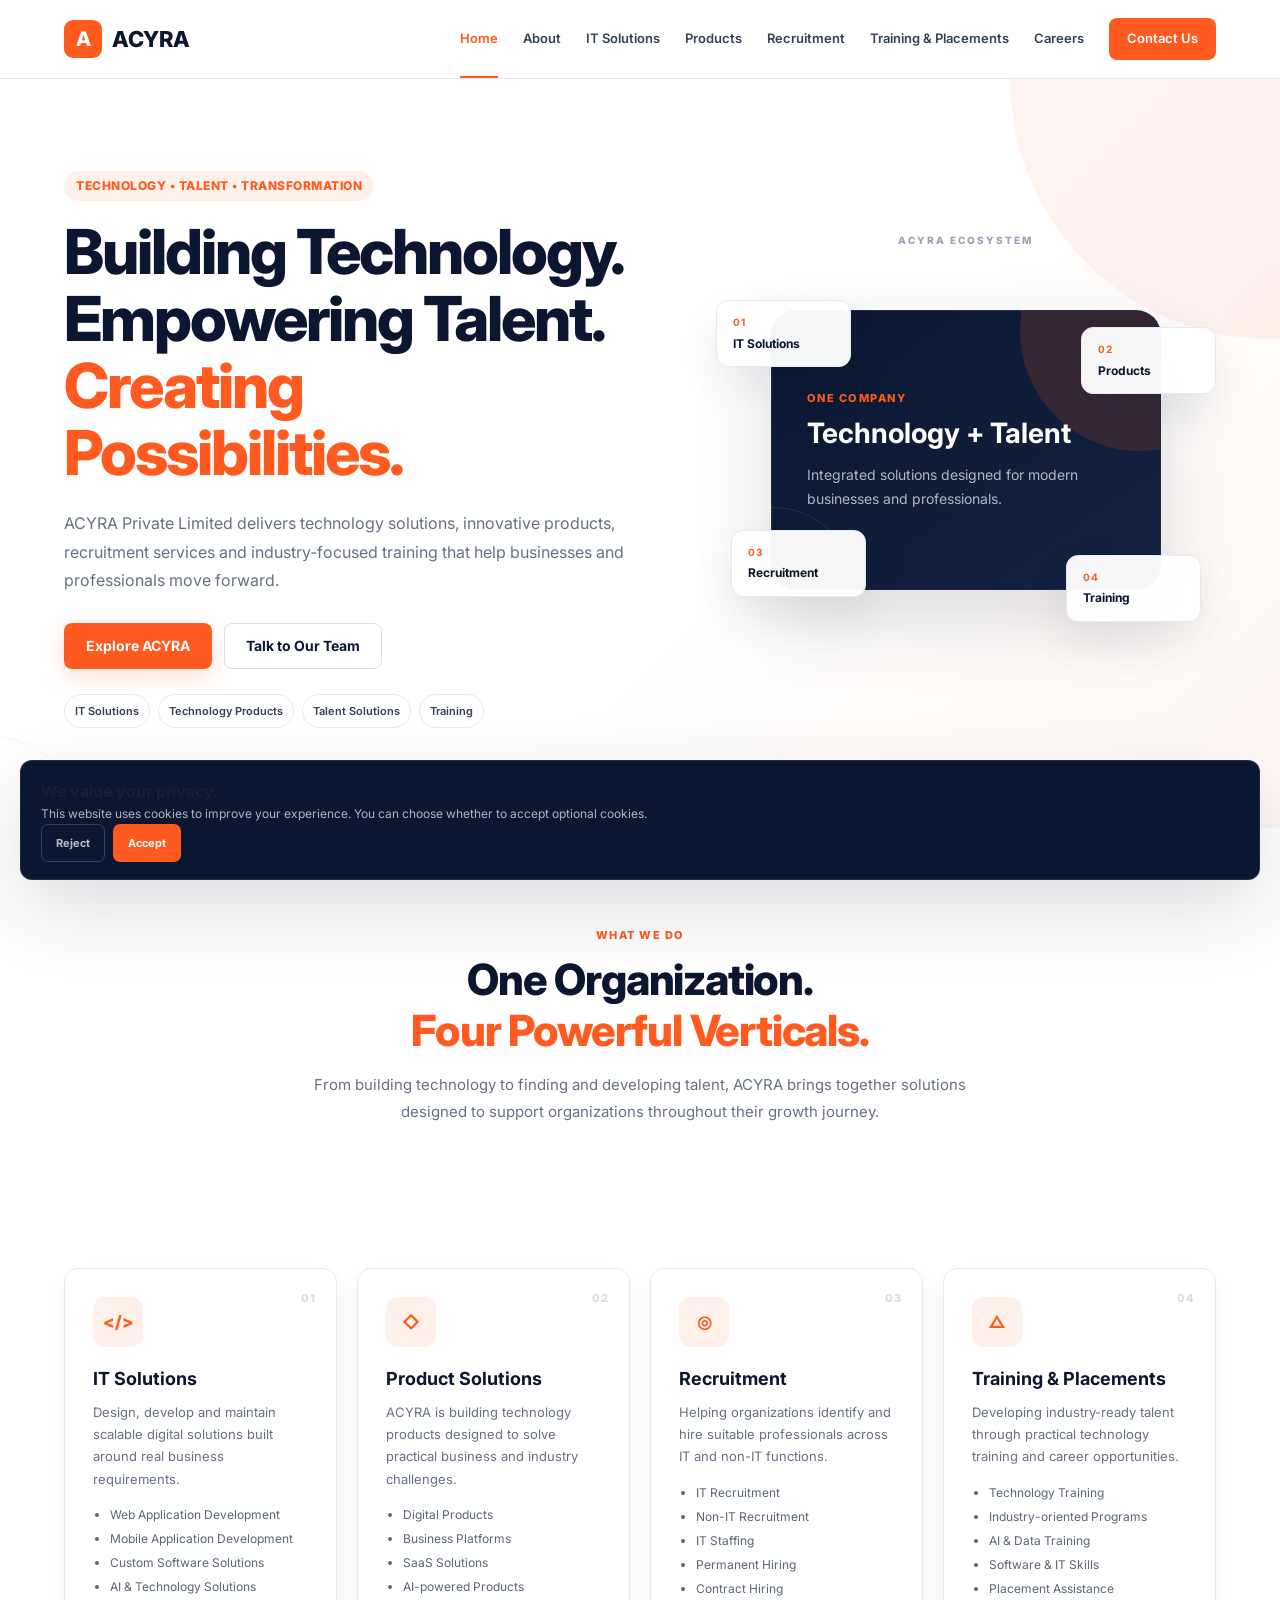
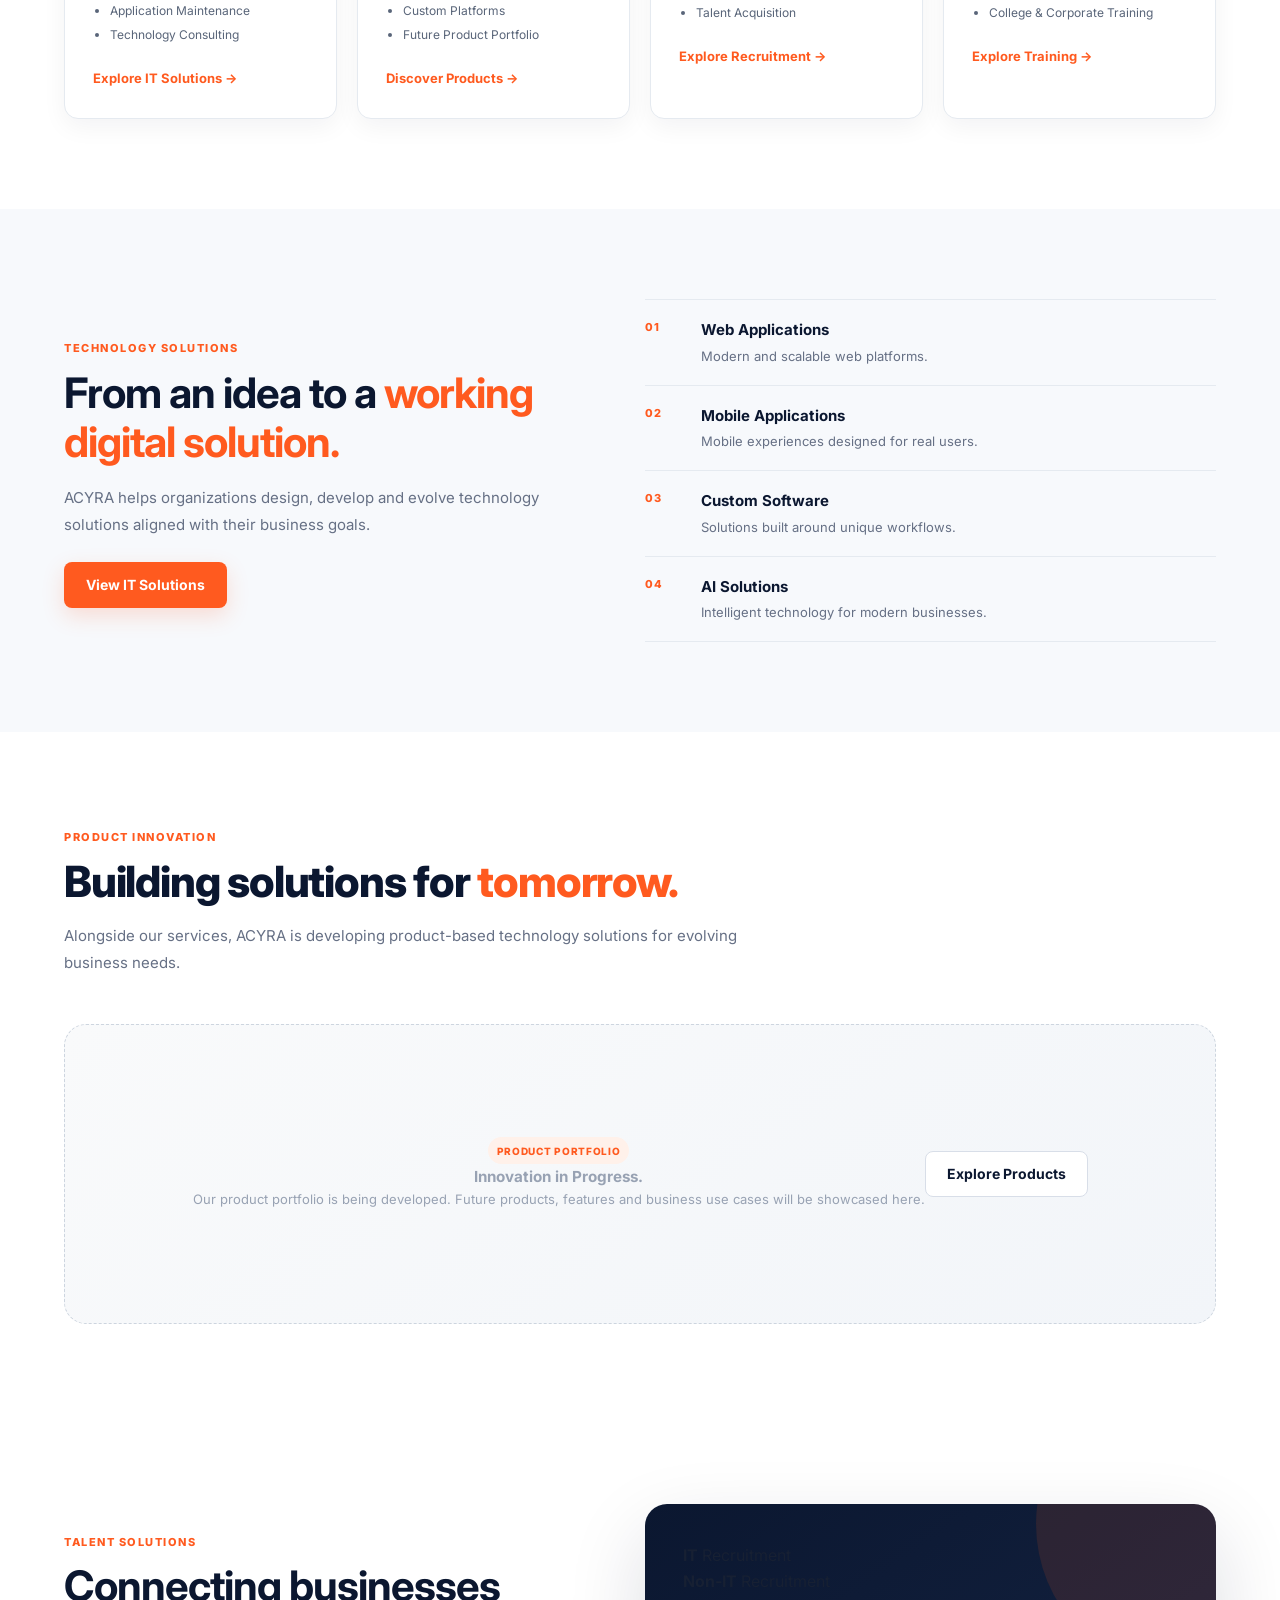
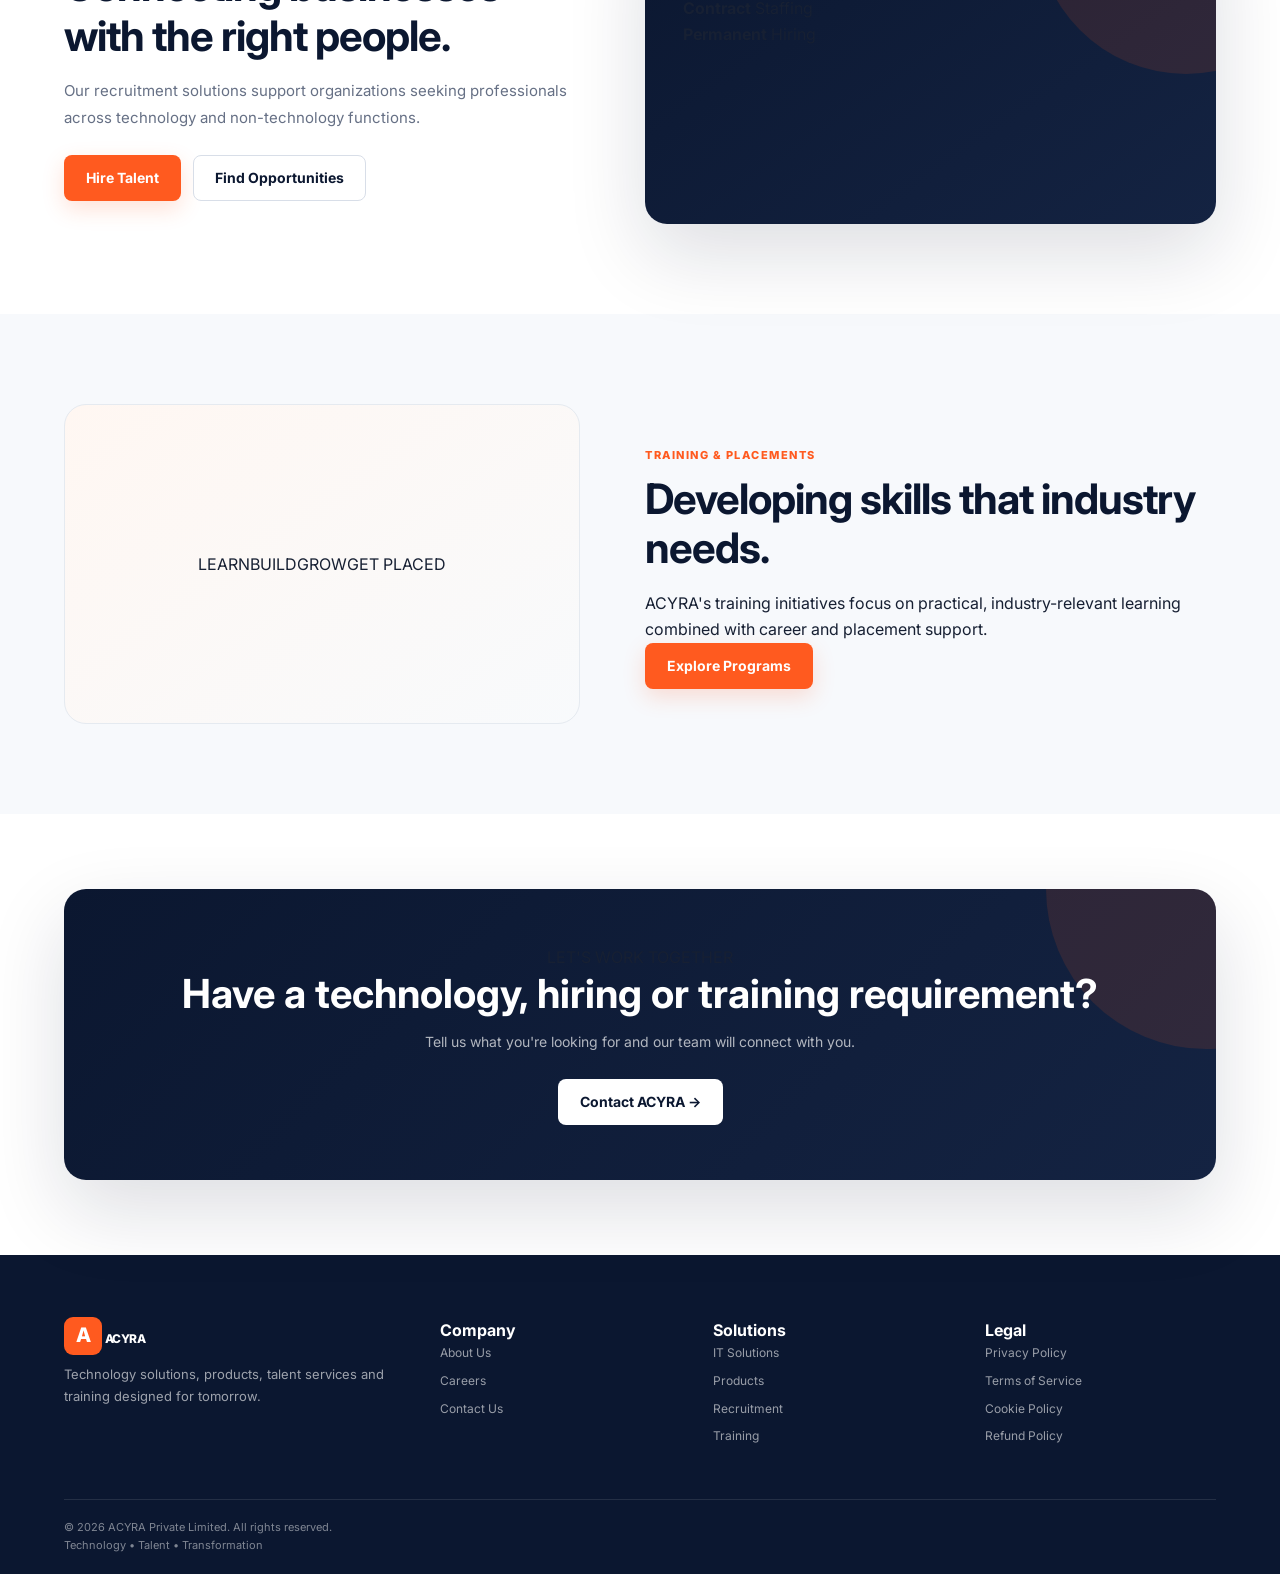
<file: index.html>
<!DOCTYPE html>
<html lang="en">
<head>
    <meta charset="UTF-8">
    <meta name="viewport" content="width=device-width, initial-scale=1.0">

    <title>ACYRA Private Limited | Technology & Talent Solutions</title>

    <meta name="description"
          content="ACYRA Private Limited provides IT solutions, technology products, recruitment services, training and placement solutions.">

    <link rel="stylesheet" href="css/style.css">
</head>

<body>

<header class="header">
    <div class="container nav-container">

        <a href="index.html" class="brand">
            <span class="brand-icon">A</span>
            <span>ACYRA</span>
        </a>

        <button class="menu-button" id="menuButton" aria-label="Open navigation">
            ☰
        </button>

        <nav class="navigation" id="navigation">
            <a class="active" href="index.html">Home</a>
            <a href="about.html">About</a>
            <a href="it-solutions.html">IT Solutions</a>
            <a href="products.html">Products</a>
            <a href="recruitment.html">Recruitment</a>
            <a href="training.html">Training & Placements</a>
            <a href="careers.html">Careers</a>

            <a href="contact.html" class="nav-cta">
                Contact Us
            </a>
        </nav>

    </div>
</header>


<main>

    <!-- HERO -->

    <section class="hero">
        <div class="container hero-grid">

            <div class="hero-content">

                <div class="eyebrow">
                    Technology • Talent • Transformation
                </div>

                <h1>
                    Building Technology.<br>
                    Empowering Talent.<br>
                    <span>Creating Possibilities.</span>
                </h1>

                <p>
                    ACYRA Private Limited delivers technology solutions,
                    innovative products, recruitment services and
                    industry-focused training that help businesses and
                    professionals move forward.
                </p>

                <div class="hero-buttons">
                    <a href="#solutions" class="button primary-button">
                        Explore ACYRA
                    </a>

                    <a href="contact.html" class="button secondary-button">
                        Talk to Our Team
                    </a>
                </div>

                <div class="hero-tags">
                    <span>IT Solutions</span>
                    <span>Technology Products</span>
                    <span>Talent Solutions</span>
                    <span>Training</span>
                </div>

            </div>


            <div class="hero-visual">

                <div class="visual-label">
                    ACYRA ECOSYSTEM
                </div>

                <div class="ecosystem-card main-card">
                    <small>ONE COMPANY</small>
                    <h3>Technology + Talent</h3>
                    <p>
                        Integrated solutions designed for modern
                        businesses and professionals.
                    </p>
                </div>

                <div class="floating-card card-one">
                    <span>01</span>
                    IT Solutions
                </div>

                <div class="floating-card card-two">
                    <span>02</span>
                    Products
                </div>

                <div class="floating-card card-three">
                    <span>03</span>
                    Recruitment
                </div>

                <div class="floating-card card-four">
                    <span>04</span>
                    Training
                </div>

            </div>

        </div>
    </section>


    <!-- INTRO -->

    <section class="intro-section">

        <div class="container section-heading">

            <span class="section-label">WHAT WE DO</span>

            <h2>
                One Organization.<br>
                <span>Four Powerful Verticals.</span>
            </h2>

            <p>
                From building technology to finding and developing talent,
                ACYRA brings together solutions designed to support
                organizations throughout their growth journey.
            </p>

        </div>

    </section>


    <!-- BUSINESS VERTICALS -->

    <section class="verticals" id="solutions">

        <div class="container cards-grid">

            <article class="service-card">

                <div class="service-number">01</div>

                <div class="service-icon">&lt;/&gt;</div>

                <h3>IT Solutions</h3>

                <p>
                    Design, develop and maintain scalable digital solutions
                    built around real business requirements.
                </p>

                <ul>
                    <li>Web Application Development</li>
                    <li>Mobile Application Development</li>
                    <li>Custom Software Solutions</li>
                    <li>AI & Technology Solutions</li>
                    <li>Application Maintenance</li>
                    <li>Technology Consulting</li>
                </ul>

                <a href="it-solutions.html" class="text-link">
                    Explore IT Solutions →
                </a>

            </article>


            <article class="service-card">

                <div class="service-number">02</div>

                <div class="service-icon">◇</div>

                <h3>Product Solutions</h3>

                <p>
                    ACYRA is building technology products designed to solve
                    practical business and industry challenges.
                </p>

                <ul>
                    <li>Digital Products</li>
                    <li>Business Platforms</li>
                    <li>SaaS Solutions</li>
                    <li>AI-powered Products</li>
                    <li>Custom Platforms</li>
                    <li>Future Product Portfolio</li>
                </ul>

                <a href="products.html" class="text-link">
                    Discover Products →
                </a>

            </article>


            <article class="service-card">

                <div class="service-number">03</div>

                <div class="service-icon">◎</div>

                <h3>Recruitment</h3>

                <p>
                    Helping organizations identify and hire suitable
                    professionals across IT and non-IT functions.
                </p>

                <ul>
                    <li>IT Recruitment</li>
                    <li>Non-IT Recruitment</li>
                    <li>IT Staffing</li>
                    <li>Permanent Hiring</li>
                    <li>Contract Hiring</li>
                    <li>Talent Acquisition</li>
                </ul>

                <a href="recruitment.html" class="text-link">
                    Explore Recruitment →
                </a>

            </article>


            <article class="service-card">

                <div class="service-number">04</div>

                <div class="service-icon">△</div>

                <h3>Training & Placements</h3>

                <p>
                    Developing industry-ready talent through practical
                    technology training and career opportunities.
                </p>

                <ul>
                    <li>Technology Training</li>
                    <li>Industry-oriented Programs</li>
                    <li>AI & Data Training</li>
                    <li>Software & IT Skills</li>
                    <li>Placement Assistance</li>
                    <li>College & Corporate Training</li>
                </ul>

                <a href="training.html" class="text-link">
                    Explore Training →
                </a>

            </article>

        </div>

    </section>


    <!-- IT SOLUTIONS FEATURE -->

    <section class="feature-section">

        <div class="container feature-grid">

            <div>

                <span class="section-label">TECHNOLOGY SOLUTIONS</span>

                <h2>
                    From an idea to a
                    <span>working digital solution.</span>
                </h2>

                <p>
                    ACYRA helps organizations design, develop and evolve
                    technology solutions aligned with their business goals.
                </p>

                <a href="it-solutions.html" class="button primary-button">
                    View IT Solutions
                </a>

            </div>


            <div class="feature-list">

                <div>
                    <span>01</span>
                    <h4>Web Applications</h4>
                    <p>Modern and scalable web platforms.</p>
                </div>

                <div>
                    <span>02</span>
                    <h4>Mobile Applications</h4>
                    <p>Mobile experiences designed for real users.</p>
                </div>

                <div>
                    <span>03</span>
                    <h4>Custom Software</h4>
                    <p>Solutions built around unique workflows.</p>
                </div>

                <div>
                    <span>04</span>
                    <h4>AI Solutions</h4>
                    <p>Intelligent technology for modern businesses.</p>
                </div>

            </div>

        </div>

    </section>


    <!-- PRODUCTS -->

    <section class="products-preview">

        <div class="container">

            <div class="section-heading left-heading">

                <span class="section-label">PRODUCT INNOVATION</span>

                <h2>
                    Building solutions for
                    <span>tomorrow.</span>
                </h2>

                <p>
                    Alongside our services, ACYRA is developing
                    product-based technology solutions for evolving
                    business needs.
                </p>

            </div>

            <div class="product-placeholder">

                <div>
                    <span class="coming-soon">PRODUCT PORTFOLIO</span>

                    <h3>Innovation in Progress.</h3>

                    <p>
                        Our product portfolio is being developed.
                        Future products, features and business use cases
                        will be showcased here.
                    </p>
                </div>

                <a href="products.html" class="button secondary-button">
                    Explore Products
                </a>

            </div>

        </div>

    </section>


    <!-- TALENT -->

    <section class="talent-section">

        <div class="container feature-grid">

            <div>

                <span class="section-label">TALENT SOLUTIONS</span>

                <h2>
                    Connecting businesses with
                    <span>the right people.</span>
                </h2>

                <p>
                    Our recruitment solutions support organizations
                    seeking professionals across technology and
                    non-technology functions.
                </p>

                <div class="button-row">
                    <a href="recruitment.html" class="button primary-button">
                        Hire Talent
                    </a>

                    <a href="careers.html" class="button secondary-button">
                        Find Opportunities
                    </a>
                </div>

            </div>


            <div class="talent-panel">

                <div>
                    <strong>IT</strong>
                    <span>Recruitment</span>
                </div>

                <div>
                    <strong>Non-IT</strong>
                    <span>Recruitment</span>
                </div>

                <div>
                    <strong>Contract</strong>
                    <span>Staffing</span>
                </div>

                <div>
                    <strong>Permanent</strong>
                    <span>Hiring</span>
                </div>

            </div>

        </div>

    </section>


    <!-- TRAINING -->

    <section class="training-section">

        <div class="container feature-grid">

            <div class="training-visual">

                <span>LEARN</span>
                <span>BUILD</span>
                <span>GROW</span>
                <span>GET PLACED</span>

            </div>

            <div>

                <span class="section-label">TRAINING & PLACEMENTS</span>

                <h2>
                    Developing skills that
                    <span>industry needs.</span>
                </h2>

                <p>
                    ACYRA's training initiatives focus on practical,
                    industry-relevant learning combined with career and
                    placement support.
                </p>

                <a href="training.html" class="button primary-button">
                    Explore Programs
                </a>

            </div>

        </div>

    </section>


    <!-- CTA -->

    <section class="cta-section">

        <div class="container cta-box">

            <div>
                <span>LET'S WORK TOGETHER</span>

                <h2>
                    Have a technology, hiring or
                    training requirement?
                </h2>

                <p>
                    Tell us what you're looking for and our team will
                    connect with you.
                </p>
            </div>

            <a href="contact.html" class="button light-button">
                Contact ACYRA →
            </a>

        </div>

    </section>

</main>


<footer class="footer">

    <div class="container footer-grid">

        <div class="footer-brand">

            <a href="index.html" class="brand footer-logo">
                <span class="brand-icon">A</span>
                <span>ACYRA</span>
            </a>

            <p>
                Technology solutions, products, talent services and
                training designed for tomorrow.
            </p>

        </div>


        <div>
            <h4>Company</h4>
            <a href="about.html">About Us</a>
            <a href="careers.html">Careers</a>
            <a href="contact.html">Contact Us</a>
        </div>


        <div>
            <h4>Solutions</h4>
            <a href="it-solutions.html">IT Solutions</a>
            <a href="products.html">Products</a>
            <a href="recruitment.html">Recruitment</a>
            <a href="training.html">Training</a>
        </div>


        <div>
            <h4>Legal</h4>
            <a href="privacy.html">Privacy Policy</a>
            <a href="terms.html">Terms of Service</a>
            <a href="#">Cookie Policy</a>
            <a href="#">Refund Policy</a>
        </div>

    </div>

    <div class="container footer-bottom">

        <p>© 2026 ACYRA Private Limited. All rights reserved.</p>

        <p>Technology • Talent • Transformation</p>

    </div>

</footer>


<!-- COOKIE BANNER -->

<div class="cookie-banner" id="cookieBanner">

    <div>
        <strong>We value your privacy.</strong>

        <p>
            This website uses cookies to improve your experience.
            You can choose whether to accept optional cookies.
        </p>
    </div>

    <div class="cookie-actions">
        <button id="rejectCookies" class="cookie-secondary">
            Reject
        </button>

        <button id="acceptCookies" class="cookie-primary">
            Accept
        </button>
    </div>

</div>


<script src="js/script.js"></script>

</body>
</html>
</file>
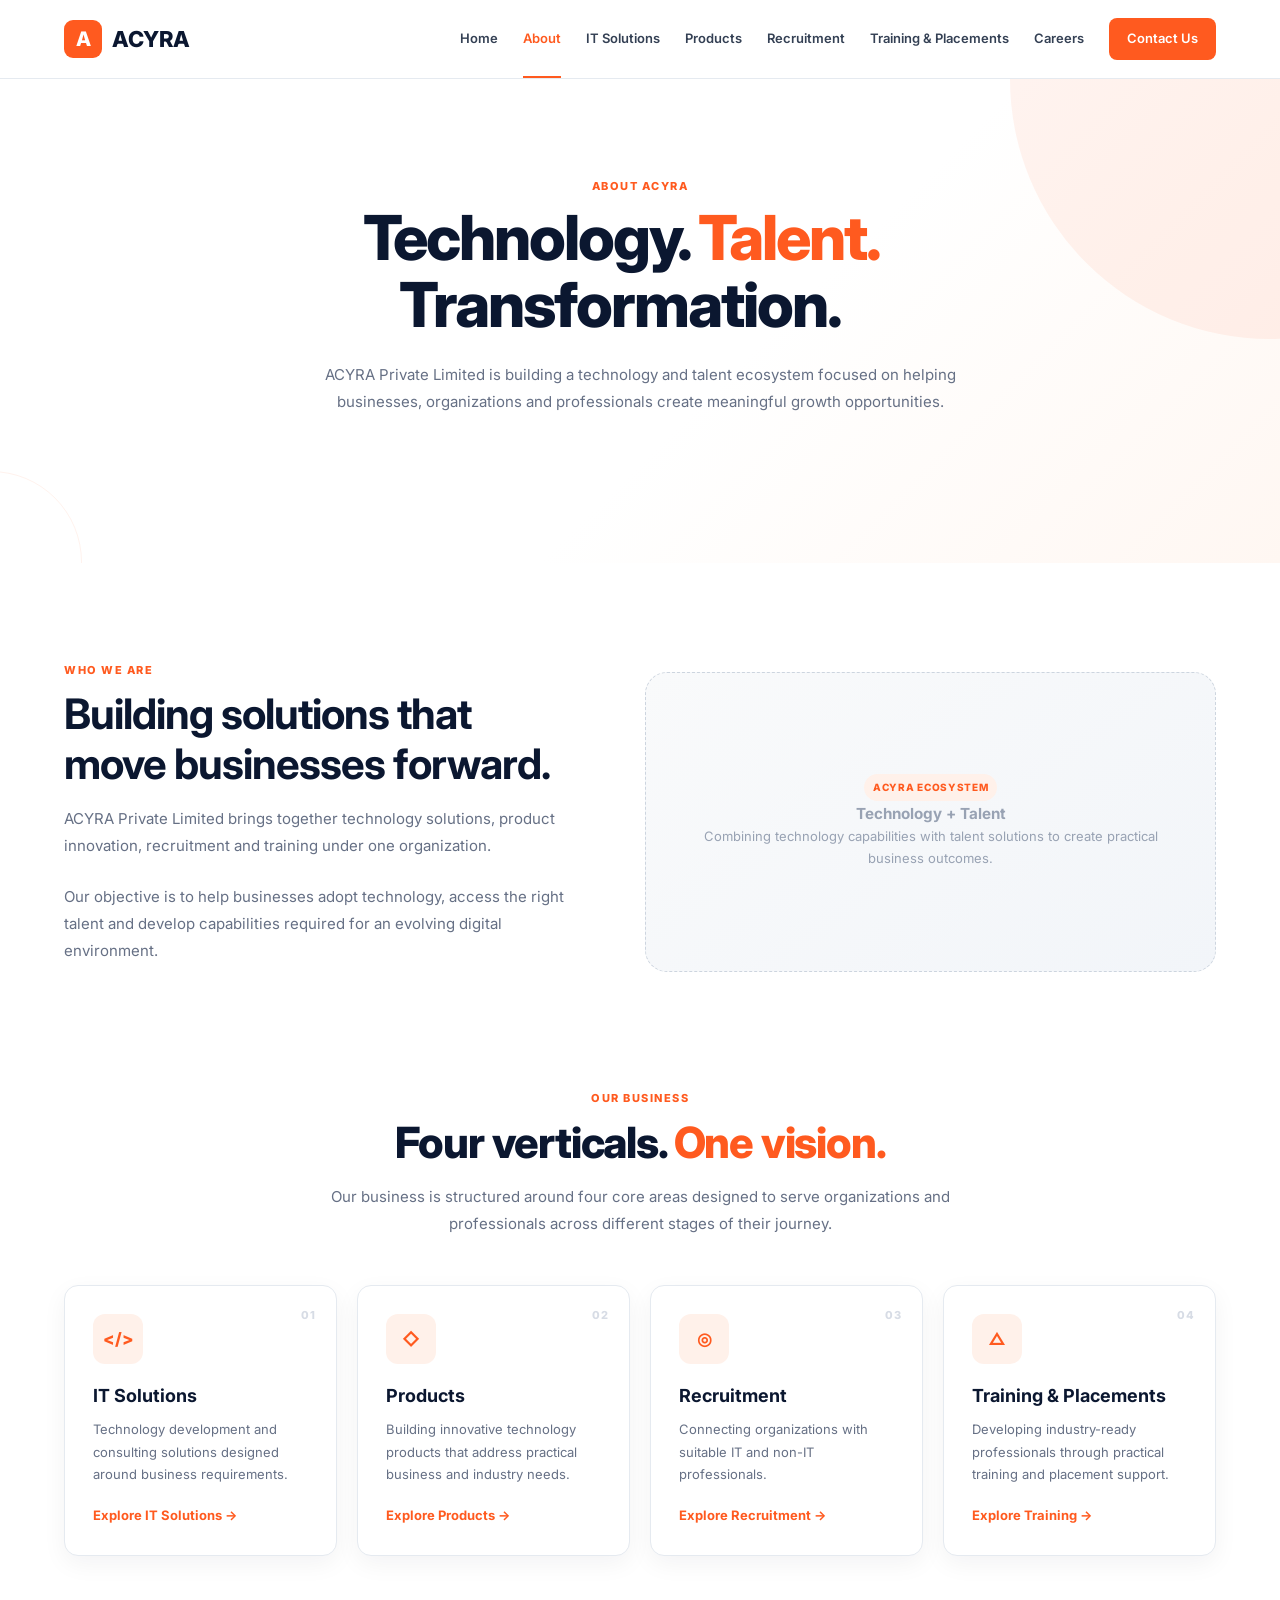
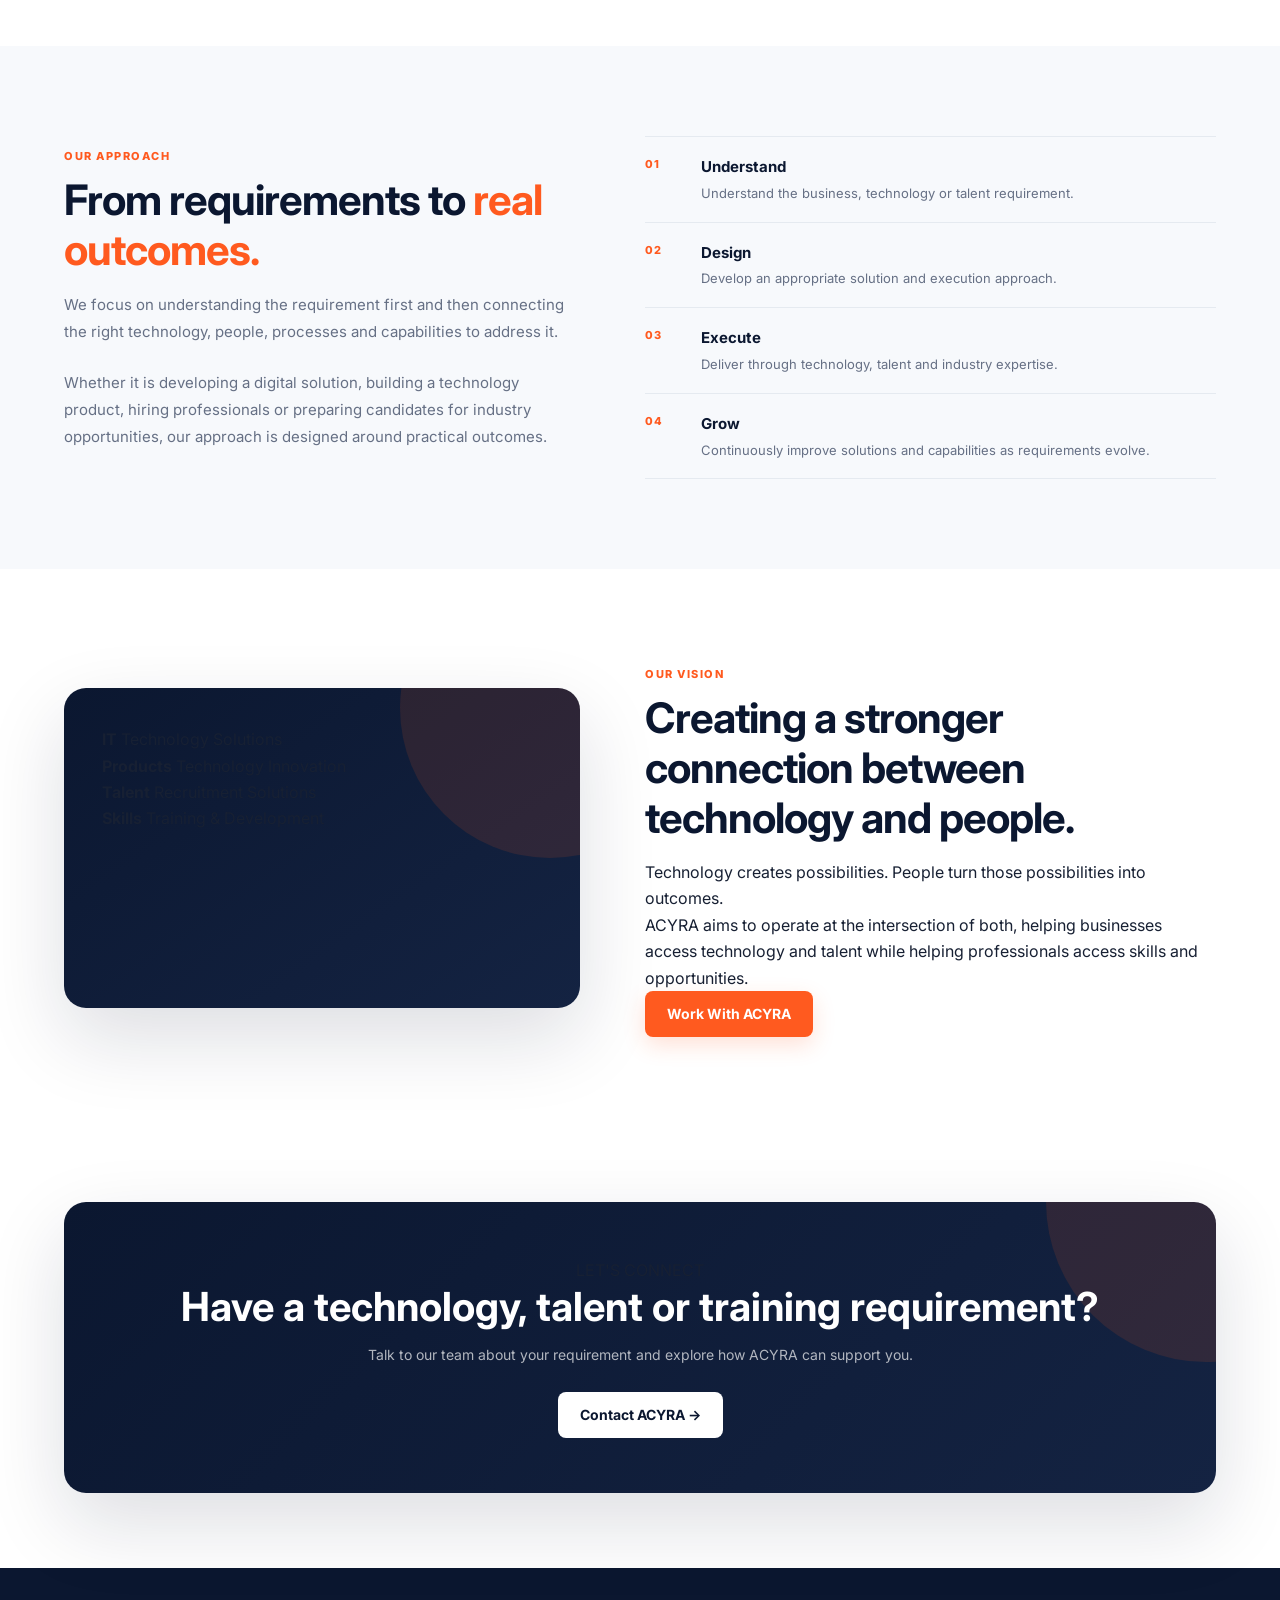
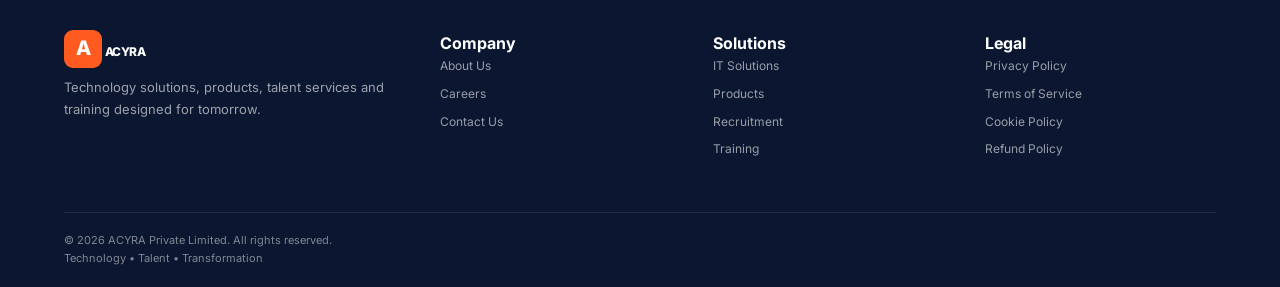
<file: about.html>
<!DOCTYPE html>
<html lang="en">
<head>
    <meta charset="UTF-8">
    <meta name="viewport" content="width=device-width, initial-scale=1.0">

    <title>About Us | ACYRA Private Limited</title>

    <meta name="description"
          content="Learn about ACYRA Private Limited, a technology and talent solutions company delivering IT solutions, products, recruitment and training services.">

    <link rel="stylesheet" href="css/style.css">
</head>

<body>

<!-- ================= HEADER ================= -->

<header class="header">

    <div class="container nav-container">

        <a href="index.html" class="brand">
            <span class="brand-icon">A</span>
            <span>ACYRA</span>
        </a>

        <button
            class="menu-button"
            id="menuButton"
            aria-label="Open navigation"
            aria-expanded="false">
            ☰
        </button>

        <nav class="navigation" id="navigation">

            <a href="index.html">Home</a>

            <a href="about.html" class="active">
                About
            </a>

            <a href="it-solutions.html">
                IT Solutions
            </a>

            <a href="products.html">
                Products
            </a>

            <a href="recruitment.html">
                Recruitment
            </a>

            <a href="training.html">
                Training & Placements
            </a>

            <a href="careers.html">
                Careers
            </a>

            <a href="contact.html" class="nav-cta">
                Contact Us
            </a>

        </nav>

    </div>

</header>


<!-- ================= MAIN ================= -->

<main>


    <!-- PAGE HERO -->

    <section class="hero">

        <div class="container">

            <div class="section-heading">

                <span class="section-label">
                    ABOUT ACYRA
                </span>

                <h1>
                    Technology.
                    <span>Talent.</span>
                    Transformation.
                </h1>

                <p>
                    ACYRA Private Limited is building a technology and
                    talent ecosystem focused on helping businesses,
                    organizations and professionals create meaningful
                    growth opportunities.
                </p>

            </div>

        </div>

    </section>


    <!-- COMPANY INTRODUCTION -->

    <section class="intro-section">

        <div class="container feature-grid">

            <div>

                <span class="section-label">
                    WHO WE ARE
                </span>

                <h2>
                    Building solutions that
                    <span>move businesses forward.</span>
                </h2>

                <p>
                    ACYRA Private Limited brings together technology
                    solutions, product innovation, recruitment and
                    training under one organization.
                </p>

                <p>
                    Our objective is to help businesses adopt technology,
                    access the right talent and develop capabilities
                    required for an evolving digital environment.
                </p>

            </div>


            <div class="product-placeholder">

                <div>

                    <span class="coming-soon">
                        ACYRA ECOSYSTEM
                    </span>

                    <h3>
                        Technology + Talent
                    </h3>

                    <p>
                        Combining technology capabilities with talent
                        solutions to create practical business outcomes.
                    </p>

                </div>

            </div>

        </div>

    </section>


    <!-- OUR FOUR VERTICALS -->

    <section class="verticals">

        <div class="container">

            <div class="section-heading">

                <span class="section-label">
                    OUR BUSINESS
                </span>

                <h2>
                    Four verticals.
                    <span>One vision.</span>
                </h2>

                <p>
                    Our business is structured around four core areas
                    designed to serve organizations and professionals
                    across different stages of their journey.
                </p>

            </div>


            <div class="cards-grid">


                <!-- IT -->

                <article class="service-card">

                    <div class="service-number">
                        01
                    </div>

                    <div class="service-icon">
                        &lt;/&gt;
                    </div>

                    <h3>
                        IT Solutions
                    </h3>

                    <p>
                        Technology development and consulting solutions
                        designed around business requirements.
                    </p>

                    <a
                        href="it-solutions.html"
                        class="text-link">
                        Explore IT Solutions →
                    </a>

                </article>


                <!-- PRODUCTS -->

                <article class="service-card">

                    <div class="service-number">
                        02
                    </div>

                    <div class="service-icon">
                        ◇
                    </div>

                    <h3>
                        Products
                    </h3>

                    <p>
                        Building innovative technology products that
                        address practical business and industry needs.
                    </p>

                    <a
                        href="products.html"
                        class="text-link">
                        Explore Products →
                    </a>

                </article>


                <!-- RECRUITMENT -->

                <article class="service-card">

                    <div class="service-number">
                        03
                    </div>

                    <div class="service-icon">
                        ◎
                    </div>

                    <h3>
                        Recruitment
                    </h3>

                    <p>
                        Connecting organizations with suitable IT and
                        non-IT professionals.
                    </p>

                    <a
                        href="recruitment.html"
                        class="text-link">
                        Explore Recruitment →
                    </a>

                </article>


                <!-- TRAINING -->

                <article class="service-card">

                    <div class="service-number">
                        04
                    </div>

                    <div class="service-icon">
                        △
                    </div>

                    <h3>
                        Training & Placements
                    </h3>

                    <p>
                        Developing industry-ready professionals through
                        practical training and placement support.
                    </p>

                    <a
                        href="training.html"
                        class="text-link">
                        Explore Training →
                    </a>

                </article>

            </div>

        </div>

    </section>


    <!-- OUR APPROACH -->

    <section class="feature-section">

        <div class="container feature-grid">


            <div>

                <span class="section-label">
                    OUR APPROACH
                </span>

                <h2>
                    From requirements to
                    <span>real outcomes.</span>
                </h2>

                <p>
                    We focus on understanding the requirement first and
                    then connecting the right technology, people,
                    processes and capabilities to address it.
                </p>

                <p>
                    Whether it is developing a digital solution,
                    building a technology product, hiring professionals
                    or preparing candidates for industry opportunities,
                    our approach is designed around practical outcomes.
                </p>

            </div>


            <div class="feature-list">


                <div>

                    <span>
                        01
                    </span>

                    <h4>
                        Understand
                    </h4>

                    <p>
                        Understand the business, technology or talent
                        requirement.
                    </p>

                </div>


                <div>

                    <span>
                        02
                    </span>

                    <h4>
                        Design
                    </h4>

                    <p>
                        Develop an appropriate solution and execution
                        approach.
                    </p>

                </div>


                <div>

                    <span>
                        03
                    </span>

                    <h4>
                        Execute
                    </h4>

                    <p>
                        Deliver through technology, talent and
                        industry expertise.
                    </p>

                </div>


                <div>

                    <span>
                        04
                    </span>

                    <h4>
                        Grow
                    </h4>

                    <p>
                        Continuously improve solutions and capabilities
                        as requirements evolve.
                    </p>

                </div>


            </div>

        </div>

    </section>


    <!-- TECHNOLOGY + TALENT -->

    <section class="talent-section">

        <div class="container feature-grid">


            <div class="talent-panel">

                <div>

                    <strong>
                        IT
                    </strong>

                    <span>
                        Technology Solutions
                    </span>

                </div>


                <div>

                    <strong>
                        Products
                    </strong>

                    <span>
                        Technology Innovation
                    </span>

                </div>


                <div>

                    <strong>
                        Talent
                    </strong>

                    <span>
                        Recruitment Solutions
                    </span>

                </div>


                <div>

                    <strong>
                        Skills
                    </strong>

                    <span>
                        Training & Development
                    </span>

                </div>

            </div>


            <div>

                <span class="section-label">
                    OUR VISION
                </span>

                <h2>
                    Creating a stronger connection between
                    <span>technology and people.</span>
                </h2>

                <p>
                    Technology creates possibilities. People turn those
                    possibilities into outcomes.
                </p>

                <p>
                    ACYRA aims to operate at the intersection of both,
                    helping businesses access technology and talent while
                    helping professionals access skills and opportunities.
                </p>

                <a
                    href="contact.html"
                    class="button primary-button">
                    Work With ACYRA
                </a>

            </div>

        </div>

    </section>


    <!-- CTA -->

    <section class="cta-section">

        <div class="container cta-box">

            <div>

                <span>
                    LET'S CONNECT
                </span>

                <h2>
                    Have a technology, talent or
                    training requirement?
                </h2>

                <p>
                    Talk to our team about your requirement and explore
                    how ACYRA can support you.
                </p>

            </div>


            <a
                href="contact.html"
                class="button light-button">
                Contact ACYRA →
            </a>

        </div>

    </section>

</main>


<!-- ================= FOOTER ================= -->

<footer class="footer">

    <div class="container footer-grid">


        <div class="footer-brand">

            <a
                href="index.html"
                class="brand footer-logo">

                <span class="brand-icon">
                    A
                </span>

                <span>
                    ACYRA
                </span>

            </a>

            <p>
                Technology solutions, products, talent services and
                training designed for tomorrow.
            </p>

        </div>


        <div>

            <h4>
                Company
            </h4>

            <a href="about.html">
                About Us
            </a>

            <a href="careers.html">
                Careers
            </a>

            <a href="contact.html">
                Contact Us
            </a>

        </div>


        <div>

            <h4>
                Solutions
            </h4>

            <a href="it-solutions.html">
                IT Solutions
            </a>

            <a href="products.html">
                Products
            </a>

            <a href="recruitment.html">
                Recruitment
            </a>

            <a href="training.html">
                Training
            </a>

        </div>


        <div>

            <h4>
                Legal
            </h4>

            <a href="privacy.html">
                Privacy Policy
            </a>

            <a href="terms.html">
                Terms of Service
            </a>

            <a href="#">
                Cookie Policy
            </a>

            <a href="#">
                Refund Policy
            </a>

        </div>

    </div>


    <div class="container footer-bottom">

        <p>
            © 2026 ACYRA Private Limited. All rights reserved.
        </p>

        <p>
            Technology • Talent • Transformation
        </p>

    </div>

</footer>


<script src="js/script.js"></script>

</body>
</html>
</file>
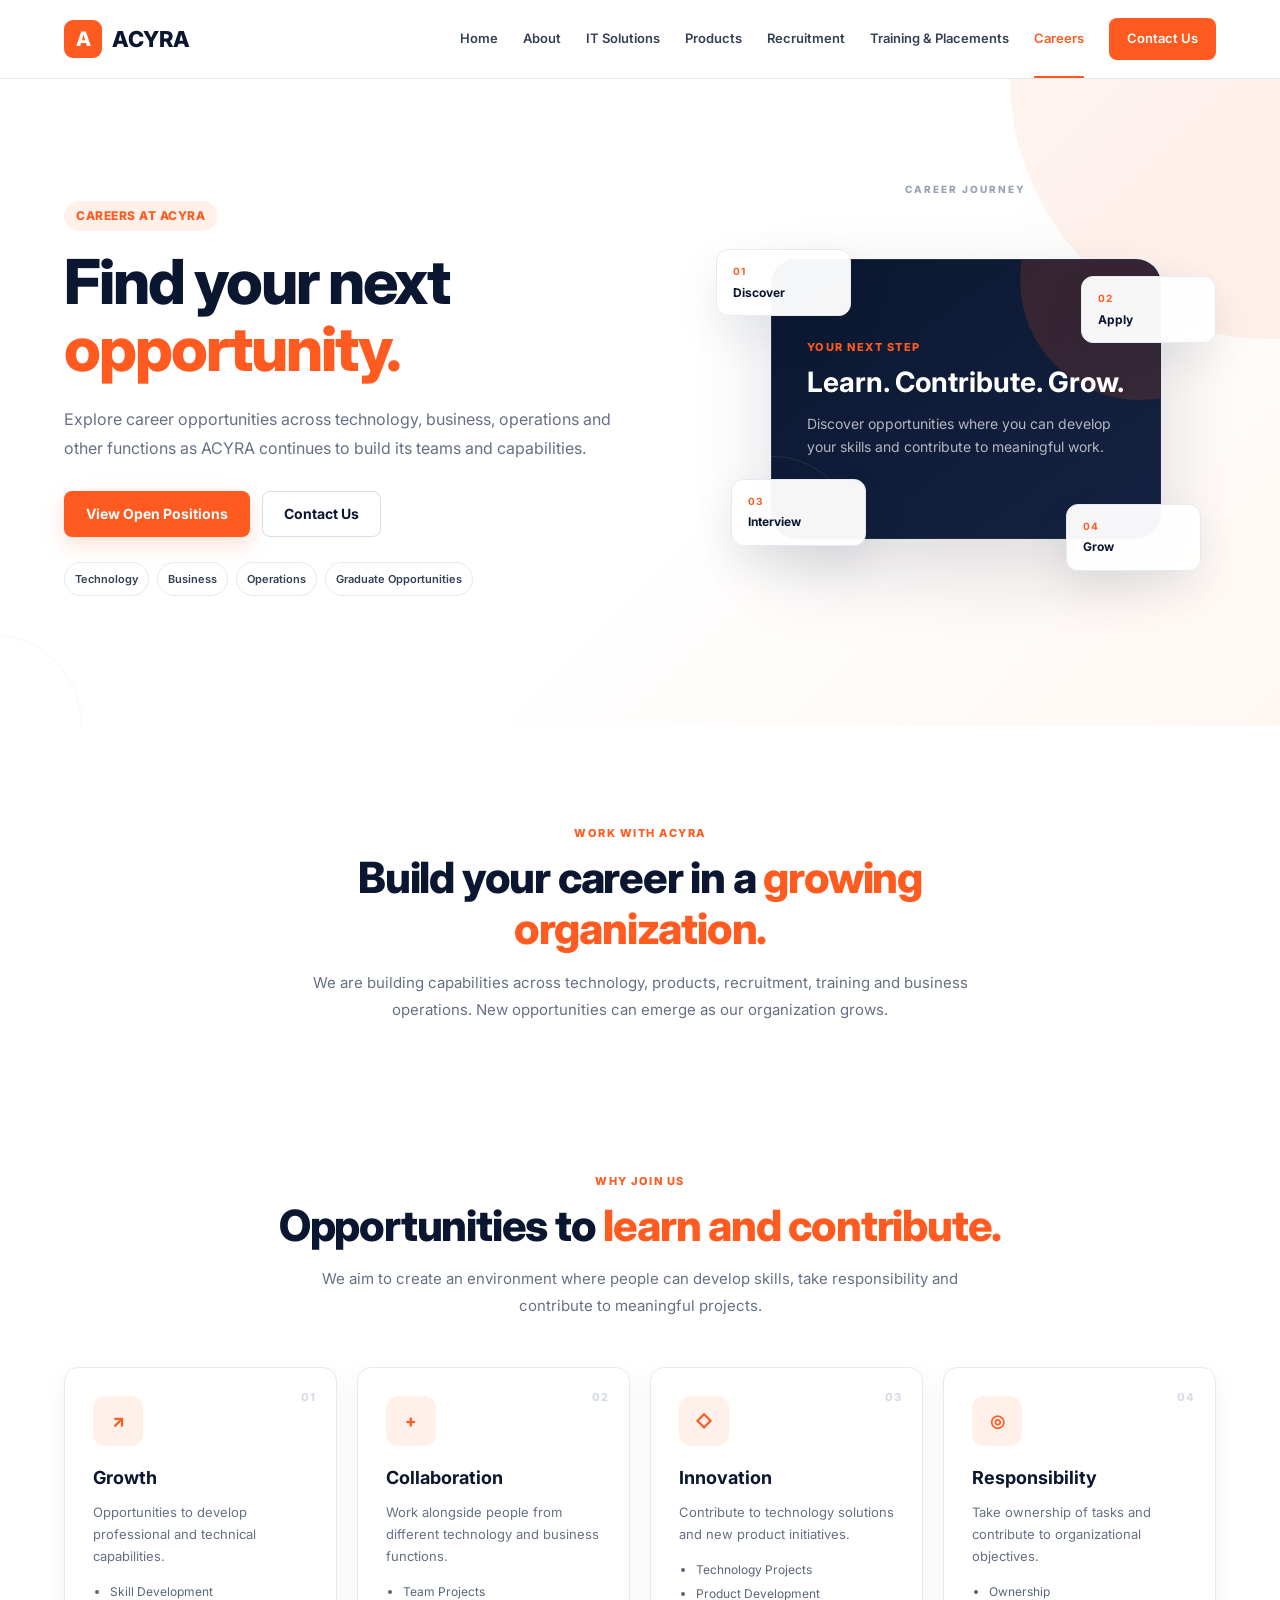
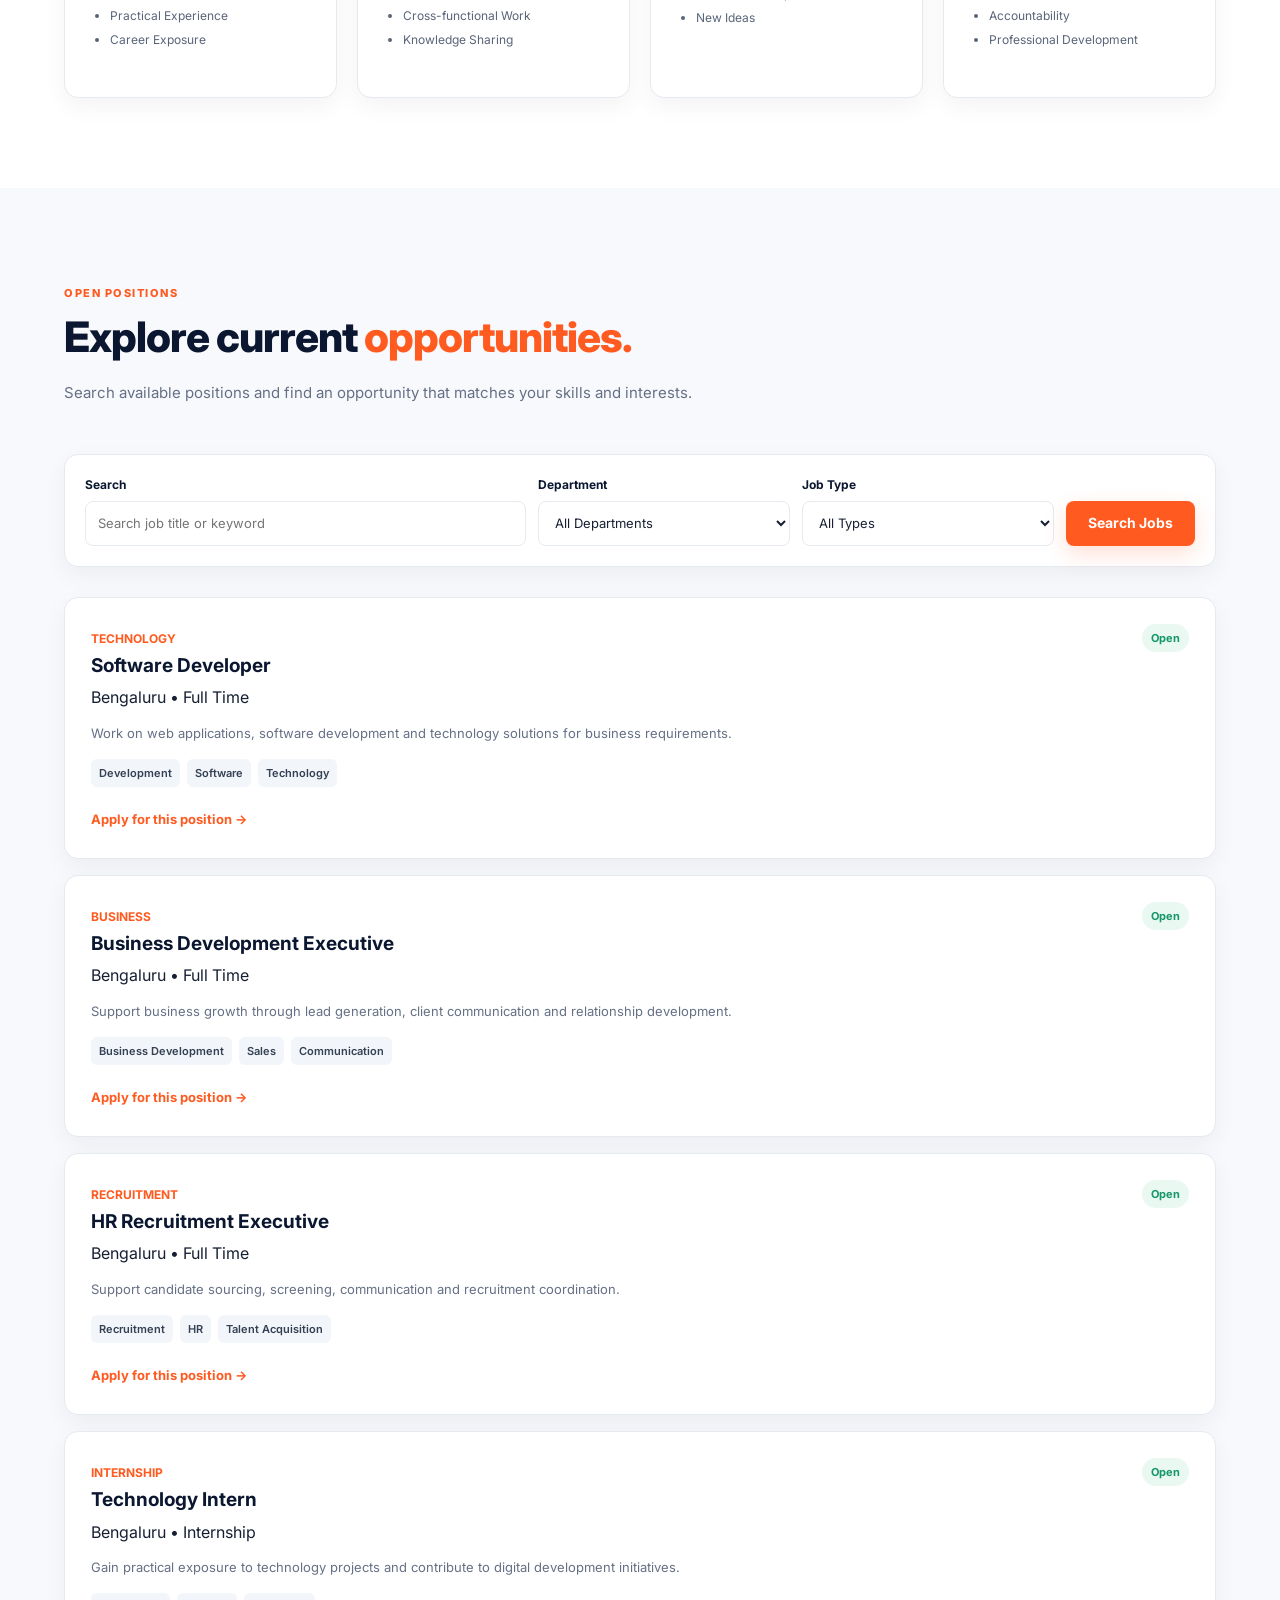
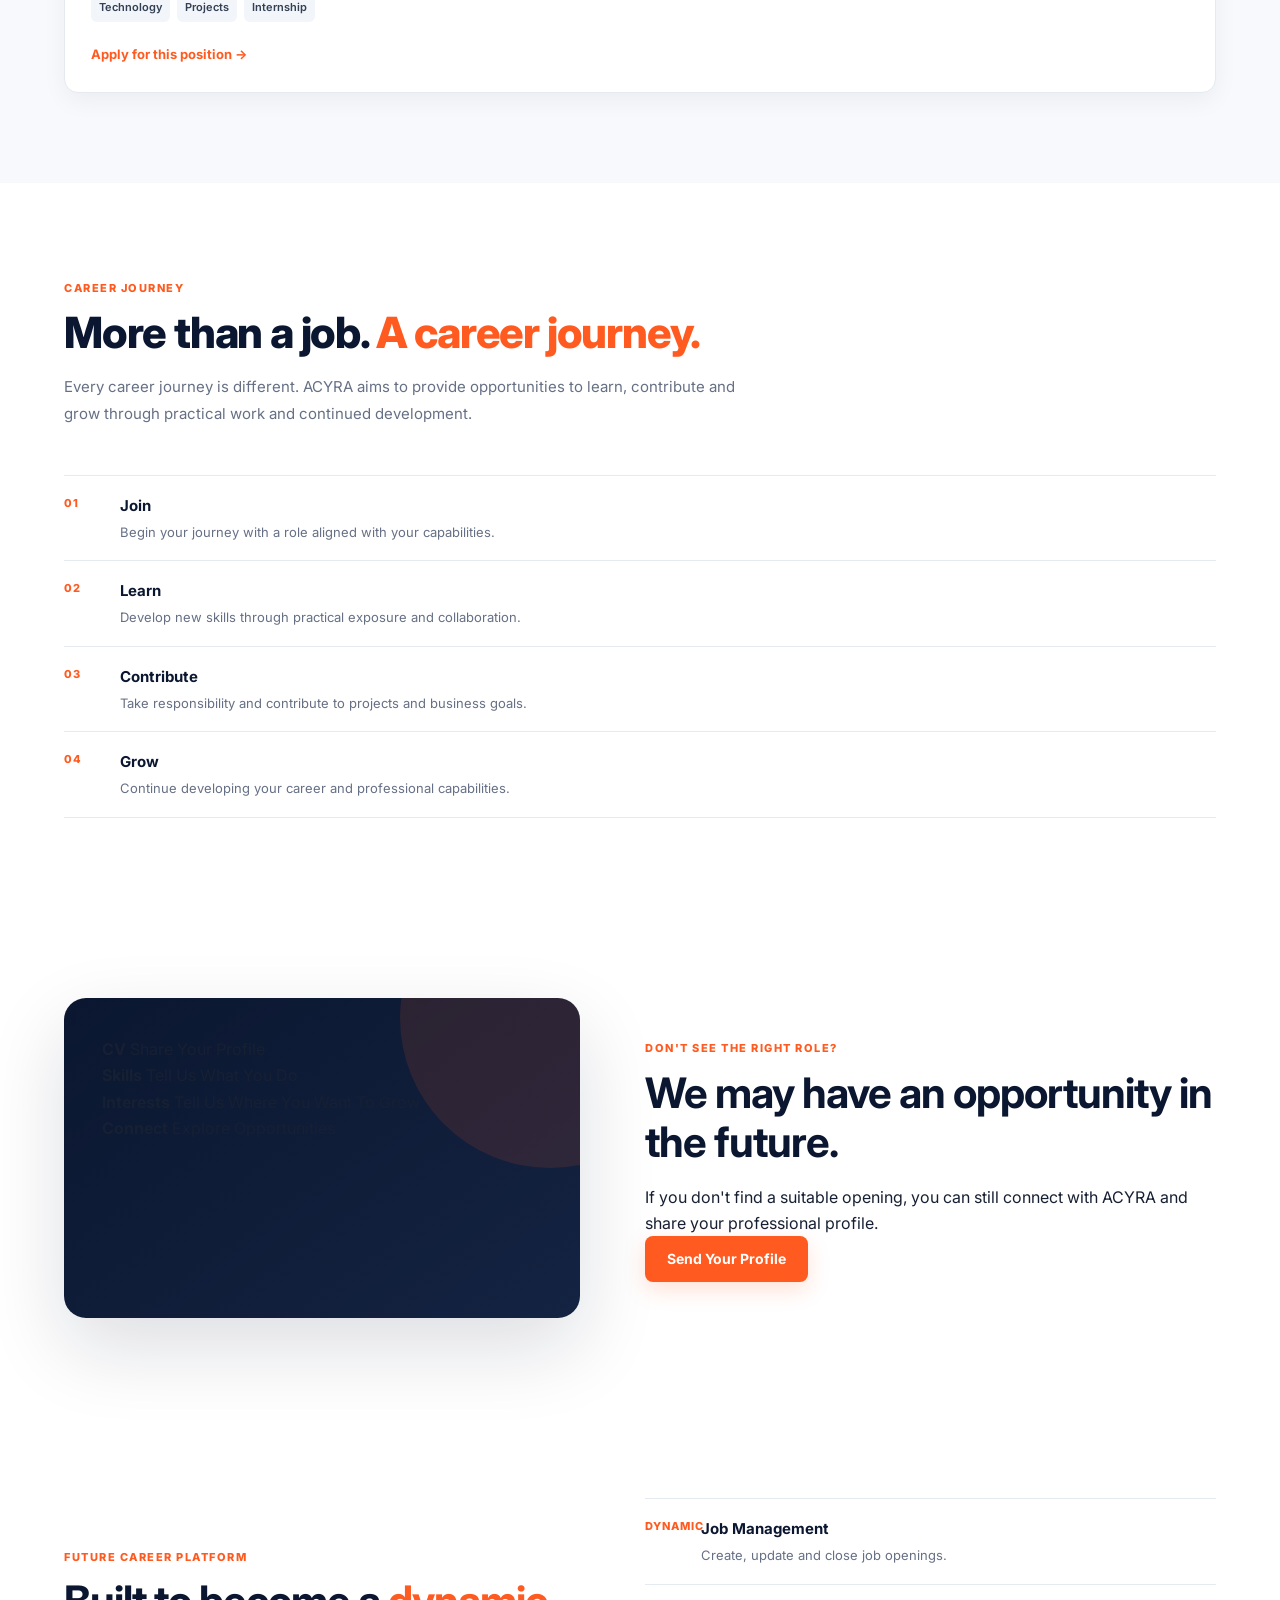
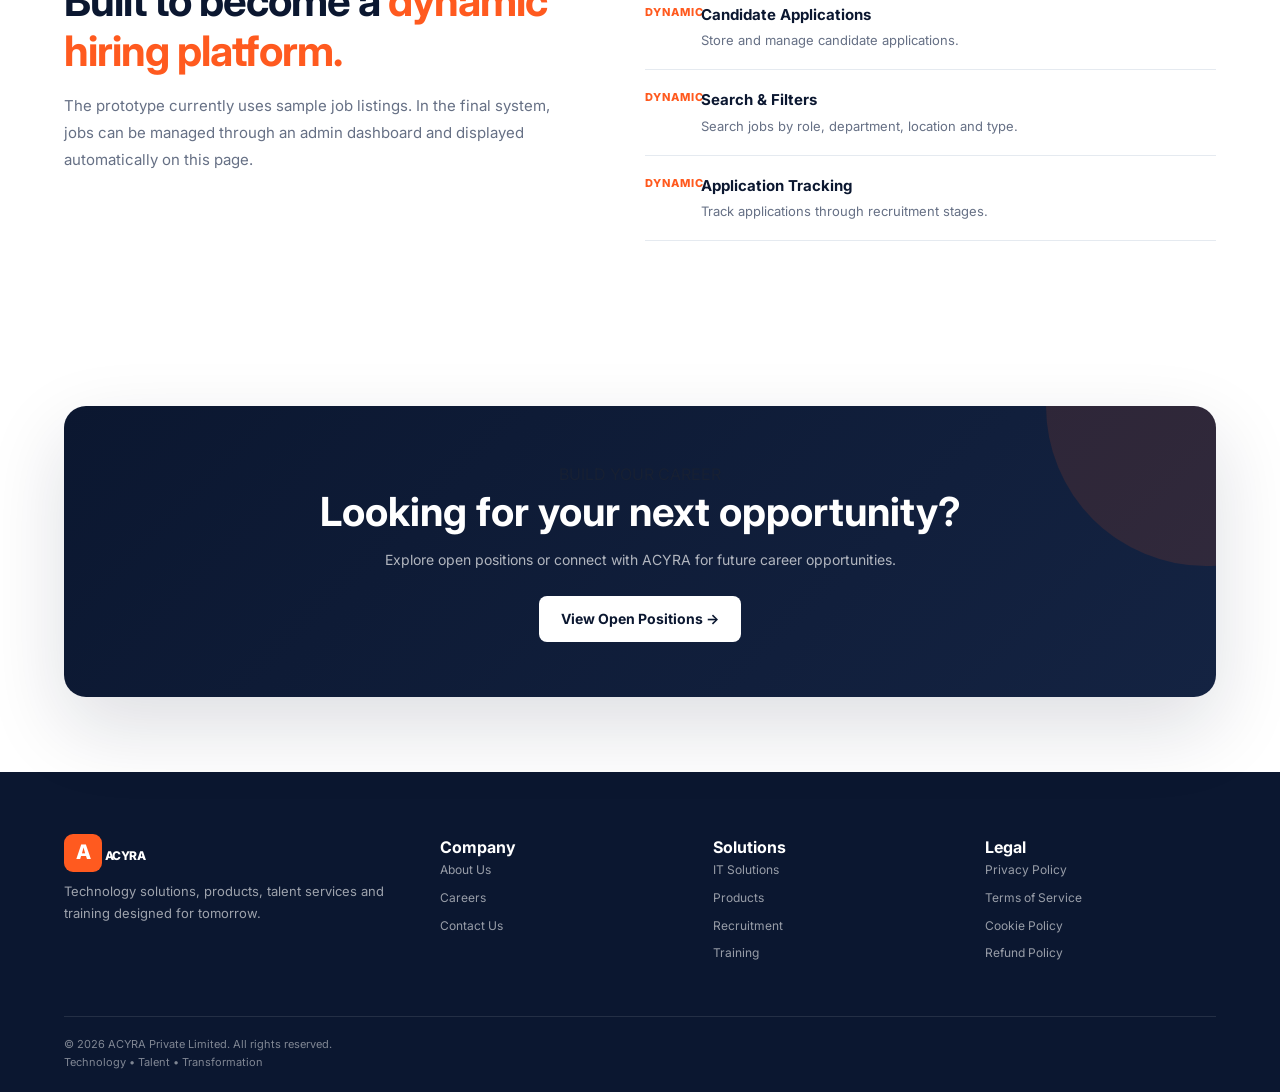
<file: careers.html>
<!DOCTYPE html>
<html lang="en">

<head>

    <meta charset="UTF-8">

    <meta name="viewport" content="width=device-width, initial-scale=1.0">

    <title>Careers | ACYRA Private Limited</title>

    <meta
        name="description"
        content="Explore career opportunities and job openings with ACYRA Private Limited."
    >

    <link rel="stylesheet" href="css/style.css">

</head>


<body>


<!-- =====================================================
     HEADER
===================================================== -->

<header class="header">

    <div class="container nav-container">


        <a href="index.html" class="brand">

            <span class="brand-icon">
                A
            </span>

            <span>
                ACYRA
            </span>

        </a>


        <button
            class="menu-button"
            id="menuButton"
            aria-label="Open navigation"
            aria-expanded="false">

            ☰

        </button>


        <nav
            class="navigation"
            id="navigation">


            <a href="index.html">
                Home
            </a>


            <a href="about.html">
                About
            </a>


            <a href="it-solutions.html">
                IT Solutions
            </a>


            <a href="products.html">
                Products
            </a>


            <a href="recruitment.html">
                Recruitment
            </a>


            <a href="training.html">
                Training & Placements
            </a>


            <a
                href="careers.html"
                class="active">

                Careers

            </a>


            <a
                href="contact.html"
                class="nav-cta">

                Contact Us

            </a>


        </nav>

    </div>

</header>



<!-- =====================================================
     MAIN
===================================================== -->

<main>


<!-- =====================================================
     HERO
===================================================== -->

<section class="hero">


    <div class="container hero-grid">


        <div class="hero-content">


            <div class="eyebrow">

                CAREERS AT ACYRA

            </div>


            <h1>

                Find your next
                <span>opportunity.</span>

            </h1>


            <p>

                Explore career opportunities across technology,
                business, operations and other functions as ACYRA
                continues to build its teams and capabilities.

            </p>


            <div class="hero-buttons">


                <a
                    href="#jobs"
                    class="button primary-button">

                    View Open Positions

                </a>


                <a
                    href="contact.html"
                    class="button secondary-button">

                    Contact Us

                </a>


            </div>


            <div class="hero-tags">

                <span>
                    Technology
                </span>

                <span>
                    Business
                </span>

                <span>
                    Operations
                </span>

                <span>
                    Graduate Opportunities
                </span>


            </div>


        </div>



        <!-- HERO VISUAL -->

        <div class="hero-visual">


            <div class="visual-label">

                CAREER JOURNEY

            </div>


            <div class="ecosystem-card main-card">


                <small>
                    YOUR NEXT STEP
                </small>


                <h3>
                    Learn. Contribute. Grow.
                </h3>


                <p>

                    Discover opportunities where you
                    can develop your skills and contribute
                    to meaningful work.

                </p>


            </div>


            <div class="floating-card card-one">

                <span>
                    01
                </span>

                Discover

            </div>


            <div class="floating-card card-two">

                <span>
                    02
                </span>

                Apply

            </div>


            <div class="floating-card card-three">

                <span>
                    03
                </span>

                Interview

            </div>


            <div class="floating-card card-four">

                <span>
                    04
                </span>

                Grow

            </div>


        </div>

    </div>

</section>



<!-- =====================================================
     CAREER INTRO
===================================================== -->

<section class="intro-section">


    <div class="container section-heading">


        <span class="section-label">

            WORK WITH ACYRA

        </span>


        <h2>

            Build your career in a
            <span>growing organization.</span>

        </h2>


        <p>

            We are building capabilities across technology,
            products, recruitment, training and business
            operations. New opportunities can emerge as
            our organization grows.

        </p>


    </div>

</section>



<!-- =====================================================
     WHY ACYRA
===================================================== -->

<section class="verticals">


    <div class="container">


        <div class="section-heading">


            <span class="section-label">

                WHY JOIN US

            </span>


            <h2>

                Opportunities to
                <span>learn and contribute.</span>

            </h2>


            <p>

                We aim to create an environment where people
                can develop skills, take responsibility and
                contribute to meaningful projects.

            </p>


        </div>



        <div class="cards-grid">


            <article class="service-card">


                <div class="service-number">
                    01
                </div>


                <div class="service-icon">
                    ↗
                </div>


                <h3>
                    Growth
                </h3>


                <p>

                    Opportunities to develop professional
                    and technical capabilities.

                </p>


                <ul>

                    <li>
                        Skill Development
                    </li>

                    <li>
                        Practical Experience
                    </li>

                    <li>
                        Career Exposure
                    </li>

                </ul>


            </article>



            <article class="service-card">


                <div class="service-number">
                    02
                </div>


                <div class="service-icon">
                    +
                </div>


                <h3>
                    Collaboration
                </h3>


                <p>

                    Work alongside people from different
                    technology and business functions.

                </p>


                <ul>

                    <li>
                        Team Projects
                    </li>

                    <li>
                        Cross-functional Work
                    </li>

                    <li>
                        Knowledge Sharing
                    </li>

                </ul>


            </article>



            <article class="service-card">


                <div class="service-number">
                    03
                </div>


                <div class="service-icon">
                    ◇
                </div>


                <h3>
                    Innovation
                </h3>


                <p>

                    Contribute to technology solutions
                    and new product initiatives.

                </p>


                <ul>

                    <li>
                        Technology Projects
                    </li>

                    <li>
                        Product Development
                    </li>

                    <li>
                        New Ideas
                    </li>

                </ul>


            </article>



            <article class="service-card">


                <div class="service-number">
                    04
                </div>


                <div class="service-icon">
                    ◎
                </div>


                <h3>
                    Responsibility
                </h3>


                <p>

                    Take ownership of tasks and contribute
                    to organizational objectives.

                </p>


                <ul>

                    <li>
                        Ownership
                    </li>

                    <li>
                        Accountability
                    </li>

                    <li>
                        Professional Development
                    </li>

                </ul>


            </article>


        </div>

    </div>

</section>



<!-- =====================================================
     JOB SEARCH
===================================================== -->

<section
    class="feature-section"
    id="jobs">


    <div class="container">


        <div class="section-heading left-heading">


            <span class="section-label">

                OPEN POSITIONS

            </span>


            <h2>

                Explore current
                <span>opportunities.</span>

            </h2>


            <p>

                Search available positions and find an
                opportunity that matches your skills and
                interests.

            </p>


        </div>



        <!-- SEARCH -->

        <div class="job-search-box">


            <div class="job-search-field">

                <label for="jobSearch">
                    Search
                </label>

                <input
                    type="text"
                    id="jobSearch"
                    placeholder="Search job title or keyword"
                >

            </div>


            <div class="job-search-field">

                <label for="jobDepartment">
                    Department
                </label>

                <select id="jobDepartment">

                    <option value="all">
                        All Departments
                    </option>

                    <option value="technology">
                        Technology
                    </option>

                    <option value="business">
                        Business
                    </option>

                    <option value="operations">
                        Operations
                    </option>

                    <option value="recruitment">
                        Recruitment
                    </option>

                    <option value="training">
                        Training
                    </option>

                </select>

            </div>


            <div class="job-search-field">

                <label for="jobType">
                    Job Type
                </label>

                <select id="jobType">

                    <option value="all">
                        All Types
                    </option>

                    <option value="full-time">
                        Full Time
                    </option>

                    <option value="part-time">
                        Part Time
                    </option>

                    <option value="internship">
                        Internship
                    </option>

                    <option value="contract">
                        Contract
                    </option>

                </select>

            </div>


            <button
                class="button primary-button"
                id="jobSearchButton">

                Search Jobs

            </button>


        </div>



        <!-- JOB LIST -->

        <div
            class="job-list"
            id="jobList">


            <!-- JOB 1 -->

            <article
                class="job-card"
                data-title="Software Developer"
                data-department="technology"
                data-type="full-time">


                <div class="job-card-top">


                    <div>


                        <span class="job-category">
                            TECHNOLOGY
                        </span>


                        <h3>
                            Software Developer
                        </h3>


                        <p>
                            Bengaluru • Full Time
                        </p>


                    </div>


                    <span class="job-status">
                        Open
                    </span>


                </div>


                <p class="job-description">

                    Work on web applications, software
                    development and technology solutions
                    for business requirements.

                </p>


                <div class="job-tags">

                    <span>
                        Development
                    </span>

                    <span>
                        Software
                    </span>

                    <span>
                        Technology
                    </span>

                </div>


                <a
                    href="contact.html"
                    class="text-link">

                    Apply for this position →

                </a>


            </article>



            <!-- JOB 2 -->

            <article
                class="job-card"
                data-title="Business Development Executive"
                data-department="business"
                data-type="full-time">


                <div class="job-card-top">


                    <div>


                        <span class="job-category">
                            BUSINESS
                        </span>


                        <h3>
                            Business Development Executive
                        </h3>


                        <p>
                            Bengaluru • Full Time
                        </p>


                    </div>


                    <span class="job-status">
                        Open
                    </span>


                </div>


                <p class="job-description">

                    Support business growth through lead
                    generation, client communication and
                    relationship development.

                </p>


                <div class="job-tags">

                    <span>
                        Business Development
                    </span>

                    <span>
                        Sales
                    </span>

                    <span>
                        Communication
                    </span>

                </div>


                <a
                    href="contact.html"
                    class="text-link">

                    Apply for this position →

                </a>


            </article>



            <!-- JOB 3 -->

            <article
                class="job-card"
                data-title="HR Recruitment Executive"
                data-department="recruitment"
                data-type="full-time">


                <div class="job-card-top">


                    <div>


                        <span class="job-category">
                            RECRUITMENT
                        </span>


                        <h3>
                            HR Recruitment Executive
                        </h3>


                        <p>
                            Bengaluru • Full Time
                        </p>


                    </div>


                    <span class="job-status">
                        Open
                    </span>


                </div>


                <p class="job-description">

                    Support candidate sourcing, screening,
                    communication and recruitment coordination.

                </p>


                <div class="job-tags">

                    <span>
                        Recruitment
                    </span>

                    <span>
                        HR
                    </span>

                    <span>
                        Talent Acquisition
                    </span>

                </div>


                <a
                    href="contact.html"
                    class="text-link">

                    Apply for this position →

                </a>


            </article>



            <!-- JOB 4 -->

            <article
                class="job-card"
                data-title="Technology Intern"
                data-department="technology"
                data-type="internship">


                <div class="job-card-top">


                    <div>


                        <span class="job-category">
                            INTERNSHIP
                        </span>


                        <h3>
                            Technology Intern
                        </h3>


                        <p>
                            Bengaluru • Internship
                        </p>


                    </div>


                    <span class="job-status">
                        Open
                    </span>


                </div>


                <p class="job-description">

                    Gain practical exposure to technology
                    projects and contribute to digital
                    development initiatives.

                </p>


                <div class="job-tags">

                    <span>
                        Technology
                    </span>

                    <span>
                        Projects
                    </span>

                    <span>
                        Internship
                    </span>

                </div>


                <a
                    href="contact.html"
                    class="text-link">

                    Apply for this position →

                </a>


            </article>


        </div>


        <div
            id="noJobs"
            class="no-jobs">

            No matching positions found.

        </div>


    </div>

</section>



<!-- =====================================================
     CAREER JOURNEY
===================================================== -->

<section class="products-preview">


    <div class="container">


        <div class="section-heading left-heading">


            <span class="section-label">

                CAREER JOURNEY

            </span>


            <h2>

                More than a job.
                <span>A career journey.</span>

            </h2>


            <p>

                Every career journey is different. ACYRA aims
                to provide opportunities to learn, contribute
                and grow through practical work and continued
                development.

            </p>


        </div>



        <div class="feature-list">


            <div>

                <span>
                    01
                </span>

                <h4>
                    Join
                </h4>

                <p>
                    Begin your journey with a role
                    aligned with your capabilities.
                </p>

            </div>


            <div>

                <span>
                    02
                </span>

                <h4>
                    Learn
                </h4>

                <p>
                    Develop new skills through practical
                    exposure and collaboration.
                </p>

            </div>


            <div>

                <span>
                    03
                </span>

                <h4>
                    Contribute
                </h4>

                <p>
                    Take responsibility and contribute
                    to projects and business goals.
                </p>

            </div>


            <div>

                <span>
                    04
                </span>

                <h4>
                    Grow
                </h4>

                <p>
                    Continue developing your career
                    and professional capabilities.
                </p>

            </div>


        </div>

    </div>

</section>



<!-- =====================================================
     GENERAL APPLICATION
===================================================== -->

<section class="talent-section">


    <div class="container feature-grid">


        <div class="talent-panel">


            <div>

                <strong>
                    CV
                </strong>

                <span>
                    Share Your Profile
                </span>

            </div>


            <div>

                <strong>
                    Skills
                </strong>

                <span>
                    Tell Us What You Do
                </span>

            </div>


            <div>

                <strong>
                    Interests
                </strong>

                <span>
                    Tell Us Where You Want To Grow
                </span>

            </div>


            <div>

                <strong>
                    Connect
                </strong>

                <span>
                    Explore Opportunities
                </span>

            </div>


        </div>



        <div>


            <span class="section-label">

                DON'T SEE THE RIGHT ROLE?

            </span>


            <h2>

                We may have an opportunity
                <span>in the future.</span>

            </h2>


            <p>

                If you don't find a suitable opening,
                you can still connect with ACYRA and
                share your professional profile.

            </p>


            <a
                href="contact.html"
                class="button primary-button">

                Send Your Profile

            </a>


        </div>


    </div>

</section>



<!-- =====================================================
     FUTURE DYNAMIC CAREERS PLATFORM
===================================================== -->

<section class="feature-section">


    <div class="container feature-grid">


        <div>


            <span class="section-label">

                FUTURE CAREER PLATFORM

            </span>


            <h2>

                Built to become a
                <span>dynamic hiring platform.</span>

            </h2>


            <p>

                The prototype currently uses sample job
                listings. In the final system, jobs can be
                managed through an admin dashboard and
                displayed automatically on this page.

            </p>


        </div>



        <div class="feature-list">


            <div>

                <span>
                    DYNAMIC
                </span>

                <h4>
                    Job Management
                </h4>

                <p>
                    Create, update and close job openings.
                </p>

            </div>


            <div>

                <span>
                    DYNAMIC
                </span>

                <h4>
                    Candidate Applications
                </h4>

                <p>
                    Store and manage candidate applications.
                </p>

            </div>


            <div>

                <span>
                    DYNAMIC
                </span>

                <h4>
                    Search & Filters
                </h4>

                <p>
                    Search jobs by role, department,
                    location and type.
                </p>

            </div>


            <div>

                <span>
                    DYNAMIC
                </span>

                <h4>
                    Application Tracking
                </h4>

                <p>
                    Track applications through recruitment stages.
                </p>

            </div>


        </div>

    </div>

</section>



<!-- =====================================================
     CTA
===================================================== -->

<section class="cta-section">


    <div class="container cta-box">


        <div>


            <span>
                BUILD YOUR CAREER
            </span>


            <h2>

                Looking for your next opportunity?

            </h2>


            <p>

                Explore open positions or connect with ACYRA
                for future career opportunities.

            </p>


        </div>


        <a
            href="#jobs"
            class="button light-button">

            View Open Positions →

        </a>


    </div>

</section>


</main>



<!-- =====================================================
     FOOTER
===================================================== -->

<footer class="footer">


    <div class="container footer-grid">


        <div class="footer-brand">


            <a
                href="index.html"
                class="brand footer-logo">


                <span class="brand-icon">
                    A
                </span>


                <span>
                    ACYRA
                </span>


            </a>


            <p>

                Technology solutions, products, talent
                services and training designed for tomorrow.

            </p>


        </div>



        <div>

            <h4>
                Company
            </h4>

            <a href="about.html">
                About Us
            </a>

            <a href="careers.html">
                Careers
            </a>

            <a href="contact.html">
                Contact Us
            </a>

        </div>



        <div>

            <h4>
                Solutions
            </h4>

            <a href="it-solutions.html">
                IT Solutions
            </a>

            <a href="products.html">
                Products
            </a>

            <a href="recruitment.html">
                Recruitment
            </a>

            <a href="training.html">
                Training
            </a>

        </div>



        <div>

            <h4>
                Legal
            </h4>

            <a href="privacy.html">
                Privacy Policy
            </a>

            <a href="terms.html">
                Terms of Service
            </a>

            <a href="#">
                Cookie Policy
            </a>

            <a href="#">
                Refund Policy
            </a>

        </div>


    </div>



    <div class="container footer-bottom">


        <p>
            © 2026 ACYRA Private Limited. All rights reserved.
        </p>


        <p>
            Technology • Talent • Transformation
        </p>


    </div>


</footer>



<!-- =====================================================
     CAREERS PAGE JAVASCRIPT
===================================================== -->

<script src="js/script.js"></script>


<script>


document.addEventListener("DOMContentLoaded", function () {


    const searchInput =
        document.getElementById("jobSearch");


    const department =
        document.getElementById("jobDepartment");


    const jobType =
        document.getElementById("jobType");


    const searchButton =
        document.getElementById("jobSearchButton");


    const jobList =
        document.getElementById("jobList");


    const noJobs =
        document.getElementById("noJobs");


    const jobs =
        document.querySelectorAll(".job-card");


    function filterJobs() {


        const searchValue =
            searchInput.value
                .toLowerCase()
                .trim();


        const departmentValue =
            department.value;


        const typeValue =
            jobType.value;


        let visibleJobs = 0;


        jobs.forEach(function (job) {


            const title =
                job.dataset.title
                    .toLowerCase();


            const jobDepartment =
                job.dataset.department;


            const jobTypeValue =
                job.dataset.type;


            const matchesSearch =
                title.includes(searchValue);


            const matchesDepartment =
                departmentValue === "all" ||
                jobDepartment === departmentValue;


            const matchesType =
                typeValue === "all" ||
                jobTypeValue === typeValue;


            if (
                matchesSearch &&
                matchesDepartment &&
                matchesType
            ) {

                job.style.display = "block";

                visibleJobs++;

            } else {

                job.style.display = "none";

            }

        });


        if (visibleJobs === 0) {

            noJobs.style.display = "block";

        } else {

            noJobs.style.display = "none";

        }

    }


    searchButton.addEventListener(
        "click",
        filterJobs
    );


    searchInput.addEventListener(
        "keyup",
        function (event) {

            if (event.key === "Enter") {

                filterJobs();

            }

        }
    );


    department.addEventListener(
        "change",
        filterJobs
    );


    jobType.addEventListener(
        "change",
        filterJobs
    );


});


</script>


</body>

</html>
</file>
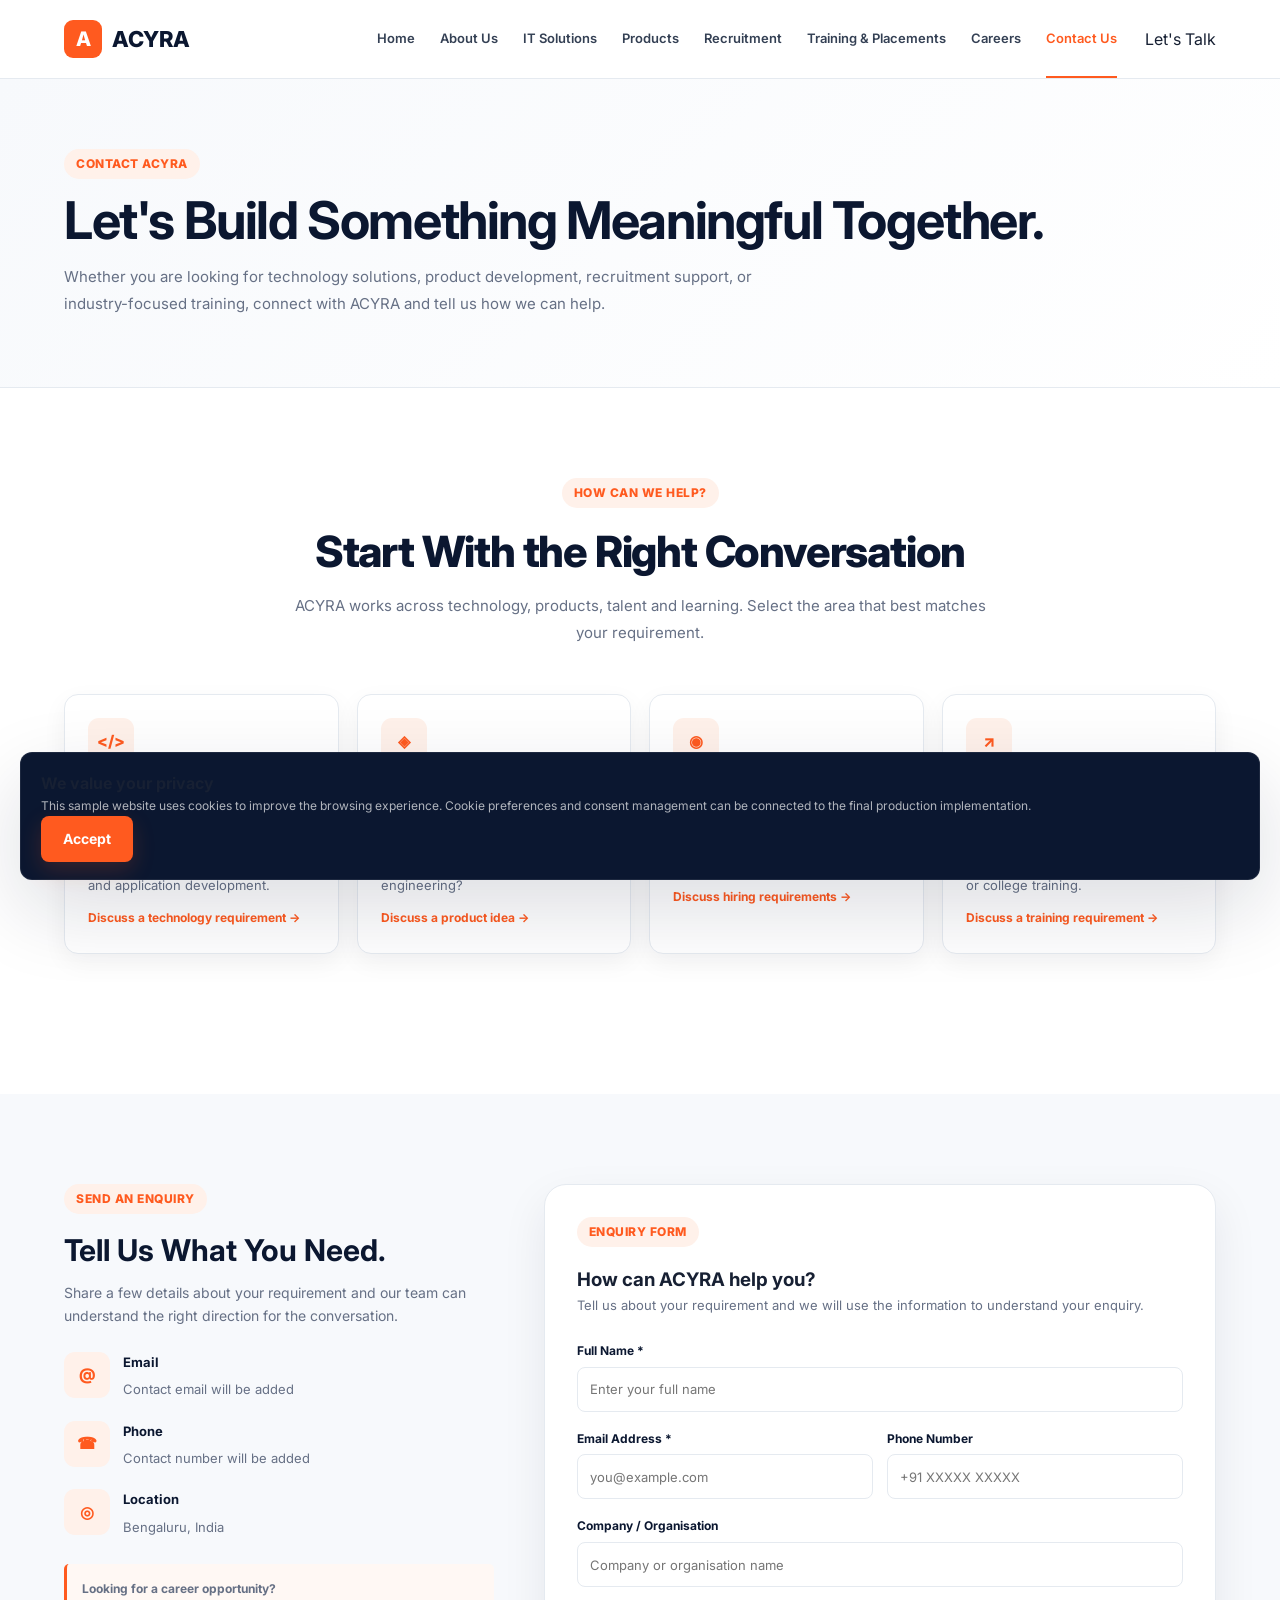
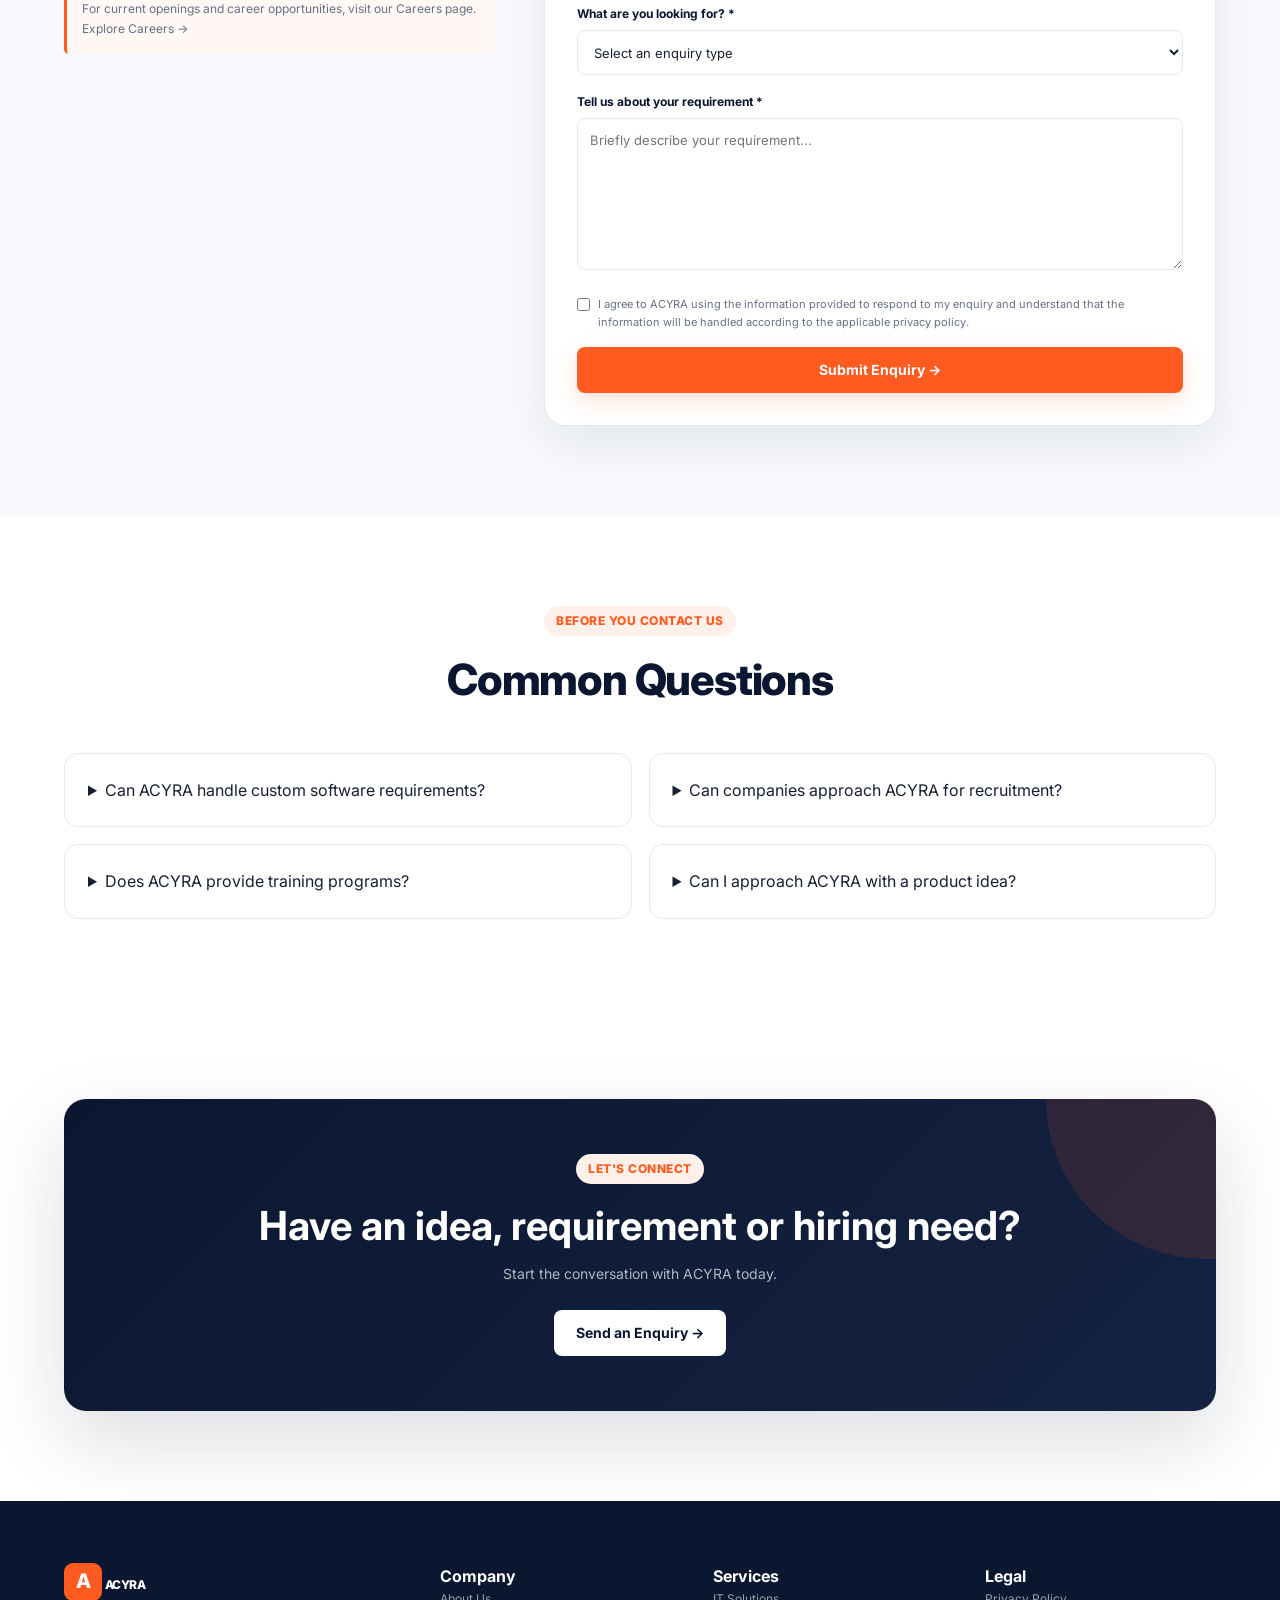
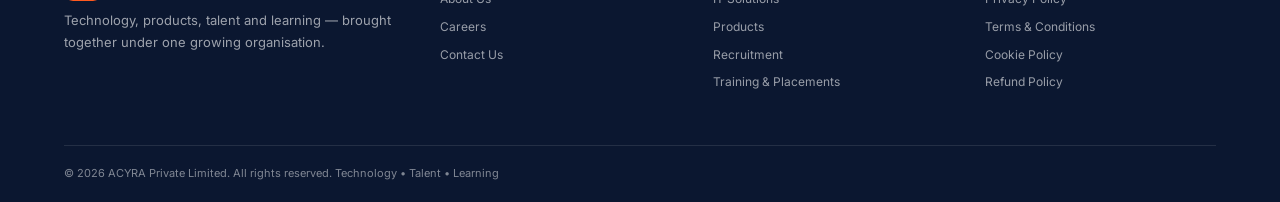
<file: contact.html>
<!DOCTYPE html>
<html lang="en">

<head>

    <meta charset="UTF-8">

    <meta name="viewport" content="width=device-width, initial-scale=1.0">

    <title>Contact Us | ACYRA Private Limited</title>

    <meta
        name="description"
        content="Contact ACYRA Private Limited for IT solutions, technology products, recruitment, staffing, training and placement services."
    >

    <link rel="preconnect" href="https://fonts.googleapis.com">

    <link
        rel="preconnect"
        href="https://fonts.gstatic.com"
        crossorigin
    >

    <link
        href="https://fonts.googleapis.com/css2?family=Inter:wght@400;500;600;700;800&display=swap"
        rel="stylesheet"
    >

    <link rel="stylesheet" href="css/style.css">

</head>


<body>


<!-- =========================================================
     HEADER
========================================================= -->

<header class="site-header">

    <div class="container header-inner">

        <a href="index.html" class="brand">

            <span class="brand-mark">A</span>

            <span class="brand-text">
                ACYRA
            </span>

        </a>


        <button
            class="mobile-menu-button"
            id="mobileMenuButton"
            type="button"
            aria-label="Open navigation"
            aria-expanded="false"
        >
            ☰
        </button>


        <nav class="navigation" id="navigation">

            <a href="index.html">
                Home
            </a>

            <a href="about.html">
                About Us
            </a>

            <a href="it-solutions.html">
                IT Solutions
            </a>

            <a href="products.html">
                Products
            </a>

            <a href="recruitment.html">
                Recruitment
            </a>

            <a href="training.html">
                Training &amp; Placements
            </a>

            <a href="careers.html">
                Careers
            </a>

            <a href="contact.html" class="active">
                Contact Us
            </a>

        </nav>


        <a href="#contact-form" class="header-cta">
            Let's Talk
        </a>

    </div>

</header>



<main>


<!-- =========================================================
     HERO
========================================================= -->

<section class="page-hero contact-hero">

    <div class="container">

        <div class="page-hero-content">

            <span class="eyebrow">
                CONTACT ACYRA
            </span>

            <h1>
                Let's Build Something
                <span>Meaningful Together.</span>
            </h1>

            <p>
                Whether you are looking for technology solutions,
                product development, recruitment support, or
                industry-focused training, connect with ACYRA
                and tell us how we can help.
            </p>

        </div>

    </div>

</section>



<!-- =========================================================
     CONTACT OPTIONS
========================================================= -->

<section class="section">

    <div class="container">

        <div class="section-heading">

            <span class="eyebrow">
                HOW CAN WE HELP?
            </span>

            <h2>
                Start With the Right Conversation
            </h2>

            <p>
                ACYRA works across technology, products, talent
                and learning. Select the area that best matches
                your requirement.
            </p>

        </div>


        <div class="contact-options">


            <!-- IT SOLUTIONS -->

            <a
                href="#contact-form"
                class="contact-option"
            >

                <div class="contact-option-icon">
                    &lt;/&gt;
                </div>

                <div>

                    <h3>
                        IT Solutions
                    </h3>

                    <p>
                        Discuss web applications, mobile applications,
                        custom software, AI solutions, technology
                        consulting and application development.
                    </p>

                    <span class="contact-option-link">
                        Discuss a technology requirement →
                    </span>

                </div>

            </a>



            <!-- PRODUCTS -->

            <a
                href="#contact-form"
                class="contact-option"
            >

                <div class="contact-option-icon">
                    ◈
                </div>

                <div>

                    <h3>
                        Product Solutions
                    </h3>

                    <p>
                        Have an idea for a technology product or need
                        support with product development, validation
                        or engineering?
                    </p>

                    <span class="contact-option-link">
                        Discuss a product idea →
                    </span>

                </div>

            </a>



            <!-- RECRUITMENT -->

            <a
                href="#contact-form"
                class="contact-option"
            >

                <div class="contact-option-icon">
                    ◉
                </div>

                <div>

                    <h3>
                        Recruitment &amp; Staffing
                    </h3>

                    <p>
                        Connect with us for IT and non-IT recruitment,
                        staffing, talent acquisition and hiring
                        requirements.
                    </p>

                    <span class="contact-option-link">
                        Discuss hiring requirements →
                    </span>

                </div>

            </a>



            <!-- TRAINING -->

            <a
                href="#contact-form"
                class="contact-option"
            >

                <div class="contact-option-icon">
                    ↗
                </div>

                <div>

                    <h3>
                        Training &amp; Placements
                    </h3>

                    <p>
                        Explore technology training, industry-oriented
                        programs, placement assistance and corporate
                        or college training.
                    </p>

                    <span class="contact-option-link">
                        Discuss a training requirement →
                    </span>

                </div>

            </a>


        </div>

    </div>

</section>



<!-- =========================================================
     CONTACT FORM SECTION
========================================================= -->

<section
    class="section section-soft"
    id="contact-form"
>

    <div class="container contact-layout">


        <!-- =====================================================
             CONTACT INFORMATION
        ====================================================== -->

        <div class="contact-information">

            <span class="eyebrow">
                SEND AN ENQUIRY
            </span>

            <h2>
                Tell Us What You Need.
            </h2>

            <p>
                Share a few details about your requirement and
                our team can understand the right direction for
                the conversation.
            </p>


            <div class="contact-info-list">


                <!-- EMAIL -->

                <div class="contact-info-item">

                    <div class="contact-info-icon">
                        @
                    </div>

                    <div>

                        <strong>
                            Email
                        </strong>

                        <span>
                            Contact email will be added
                        </span>

                    </div>

                </div>


                <!-- PHONE -->

                <div class="contact-info-item">

                    <div class="contact-info-icon">
                        ☎
                    </div>

                    <div>

                        <strong>
                            Phone
                        </strong>

                        <span>
                            Contact number will be added
                        </span>

                    </div>

                </div>


                <!-- LOCATION -->

                <div class="contact-info-item">

                    <div class="contact-info-icon">
                        ◎
                    </div>

                    <div>

                        <strong>
                            Location
                        </strong>

                        <span>
                            Bengaluru, India
                        </span>

                    </div>

                </div>


            </div>


            <!-- CAREER NOTE -->

            <div class="contact-note">

                <strong>
                    Looking for a career opportunity?
                </strong>

                <p>
                    For current openings and career opportunities,
                    visit our Careers page.
                </p>

                <a href="careers.html">
                    Explore Careers →
                </a>

            </div>

        </div>



        <!-- =====================================================
             CONTACT FORM
        ====================================================== -->

        <div class="contact-form-card">

            <div class="form-heading">

                <span class="eyebrow">
                    ENQUIRY FORM
                </span>

                <h3>
                    How can ACYRA help you?
                </h3>

                <p>
                    Tell us about your requirement and we will
                    use the information to understand your enquiry.
                </p>

            </div>


            <form
                id="contactForm"
                novalidate
            >


                <!-- FULL NAME -->

                <div class="form-group">

                    <label for="name">
                        Full Name *
                    </label>

                    <input
                        type="text"
                        id="name"
                        name="name"
                        placeholder="Enter your full name"
                        autocomplete="name"
                        required
                    >

                    <small
                        class="form-error"
                        id="nameError"
                    ></small>

                </div>



                <!-- EMAIL + PHONE -->

                <div class="form-row">

                    <div class="form-group">

                        <label for="email">
                            Email Address *
                        </label>

                        <input
                            type="email"
                            id="email"
                            name="email"
                            placeholder="you@example.com"
                            autocomplete="email"
                            required
                        >

                        <small
                            class="form-error"
                            id="emailError"
                        ></small>

                    </div>


                    <div class="form-group">

                        <label for="phone">
                            Phone Number
                        </label>

                        <input
                            type="tel"
                            id="phone"
                            name="phone"
                            placeholder="+91 XXXXX XXXXX"
                            autocomplete="tel"
                        >

                    </div>

                </div>



                <!-- COMPANY -->

                <div class="form-group">

                    <label for="company">
                        Company / Organisation
                    </label>

                    <input
                        type="text"
                        id="company"
                        name="company"
                        placeholder="Company or organisation name"
                        autocomplete="organization"
                    >

                </div>



                <!-- ENQUIRY TYPE -->

                <div class="form-group">

                    <label for="enquiry">
                        What are you looking for? *
                    </label>

                    <select
                        id="enquiry"
                        name="enquiry"
                        required
                    >

                        <option value="">
                            Select an enquiry type
                        </option>

                        <option value="it-solutions">
                            IT Solutions
                        </option>

                        <option value="products">
                            Product Solutions
                        </option>

                        <option value="recruitment">
                            IT &amp; Non-IT Recruitment
                        </option>

                        <option value="training">
                            Training &amp; Placements
                        </option>

                        <option value="partnership">
                            Partnership / Collaboration
                        </option>

                        <option value="other">
                            Other
                        </option>

                    </select>

                    <small
                        class="form-error"
                        id="enquiryError"
                    ></small>

                </div>



                <!-- MESSAGE -->

                <div class="form-group">

                    <label for="message">
                        Tell us about your requirement *
                    </label>

                    <textarea
                        id="message"
                        name="message"
                        rows="6"
                        placeholder="Briefly describe your requirement..."
                        required
                    ></textarea>

                    <small
                        class="form-error"
                        id="messageError"
                    ></small>

                </div>



                <!-- CONSENT -->

                <div class="form-consent">

                    <input
                        type="checkbox"
                        id="consent"
                        name="consent"
                        required
                    >

                    <label for="consent">

                        I agree to ACYRA using the information
                        provided to respond to my enquiry and
                        understand that the information will be
                        handled according to the applicable
                        privacy policy.

                    </label>

                </div>

                <small
                    class="form-error"
                    id="consentError"
                ></small>



                <!-- SUBMIT -->

                <button
                    type="submit"
                    class="btn btn-primary form-submit"
                >
                    Submit Enquiry →
                </button>



                <!-- SUCCESS MESSAGE -->

                <div
                    class="form-success"
                    id="formSuccess"
                    role="status"
                >

                    <strong>
                        Thank you for contacting ACYRA.
                    </strong>

                    <span>
                        Your enquiry has been captured in this
                        sample prototype. Backend/email integration
                        will be connected in the next development stage.
                    </span>

                </div>


            </form>

        </div>

    </div>

</section>



<!-- =========================================================
     FAQ
========================================================= -->

<section class="section">

    <div class="container">


        <div class="section-heading">

            <span class="eyebrow">
                BEFORE YOU CONTACT US
            </span>

            <h2>
                Common Questions
            </h2>

        </div>


        <div class="faq-grid">


            <details class="faq-item">

                <summary>
                    Can ACYRA handle custom software requirements?
                </summary>

                <p>
                    Yes. The IT Solutions vertical is designed
                    to support custom software, web applications,
                    mobile applications, AI-related solutions and
                    technology development.
                </p>

            </details>


            <details class="faq-item">

                <summary>
                    Can companies approach ACYRA for recruitment?
                </summary>

                <p>
                    Yes. Organisations can use the recruitment
                    vertical for IT recruitment, non-IT recruitment,
                    staffing, talent acquisition and related hiring
                    requirements.
                </p>

            </details>


            <details class="faq-item">

                <summary>
                    Does ACYRA provide training programs?
                </summary>

                <p>
                    ACYRA's training vertical is intended to support
                    technology training, industry-oriented programs,
                    placement assistance and corporate or college
                    training.
                </p>

            </details>


            <details class="faq-item">

                <summary>
                    Can I approach ACYRA with a product idea?
                </summary>

                <p>
                    Yes. The Product Solutions vertical is intended
                    to support the future product-building direction
                    of ACYRA, including technology product development
                    and related opportunities.
                </p>

            </details>


        </div>

    </div>

</section>



<!-- =========================================================
     FINAL CTA
========================================================= -->

<section class="section">

    <div class="container">

        <div class="cta-box">

            <div>

                <span class="eyebrow">
                    LET'S CONNECT
                </span>

                <h2>
                    Have an idea, requirement or hiring need?
                </h2>

                <p>
                    Start the conversation with ACYRA today.
                </p>

            </div>


            <a
                href="#contact-form"
                class="btn btn-light"
            >
                Send an Enquiry →
            </a>

        </div>

    </div>

</section>


</main>



<!-- =========================================================
     FOOTER
========================================================= -->

<footer class="site-footer">

    <div class="container">

        <div class="footer-grid">


            <!-- BRAND -->

            <div class="footer-brand">

                <a
                    href="index.html"
                    class="brand footer-logo"
                >

                    <span class="brand-mark">
                        A
                    </span>

                    <span class="brand-text">
                        ACYRA
                    </span>

                </a>

                <p>
                    Technology, products, talent and learning —
                    brought together under one growing organisation.
                </p>

            </div>


            <!-- COMPANY -->

            <div>

                <h4>
                    Company
                </h4>

                <a href="about.html">
                    About Us
                </a>

                <a href="careers.html">
                    Careers
                </a>

                <a href="contact.html">
                    Contact Us
                </a>

            </div>


            <!-- SERVICES -->

            <div>

                <h4>
                    Services
                </h4>

                <a href="it-solutions.html">
                    IT Solutions
                </a>

                <a href="products.html">
                    Products
                </a>

                <a href="recruitment.html">
                    Recruitment
                </a>

                <a href="training.html">
                    Training &amp; Placements
                </a>

            </div>


            <!-- LEGAL -->

            <div>

                <h4>
                    Legal
                </h4>

                <a href="privacy.html">
                    Privacy Policy
                </a>

                <a href="terms.html">
                    Terms &amp; Conditions
                </a>

                <a href="#">
                    Cookie Policy
                </a>

                <a href="#">
                    Refund Policy
                </a>

            </div>


        </div>


        <div class="footer-bottom">

            <span>
                © 2026 ACYRA Private Limited. All rights reserved.
            </span>

            <span>
                Technology • Talent • Learning
            </span>

        </div>

    </div>

</footer>



<!-- =========================================================
     COOKIE BANNER
========================================================= -->

<div
    class="cookie-banner"
    id="cookieBanner"
>

    <div>

        <strong>
            We value your privacy
        </strong>

        <p>
            This sample website uses cookies to improve the
            browsing experience. Cookie preferences and consent
            management can be connected to the final production
            implementation.
        </p>

    </div>

    <button
        class="btn btn-primary"
        id="acceptCookies"
        type="button"
    >
        Accept
    </button>

</div>



<!-- =========================================================
     CONTACT PAGE JAVASCRIPT
========================================================= -->

<script>

document.addEventListener("DOMContentLoaded", function () {


    /* =====================================================
       MOBILE NAVIGATION
    ===================================================== */

    const menuButton =
        document.getElementById("mobileMenuButton");

    const navigation =
        document.getElementById("navigation");


    if (menuButton && navigation) {

        menuButton.addEventListener("click", function () {

            navigation.classList.toggle("open");

            const isOpen =
                navigation.classList.contains("open");

            menuButton.setAttribute(
                "aria-expanded",
                isOpen ? "true" : "false"
            );

            menuButton.setAttribute(
                "aria-label",
                isOpen
                    ? "Close navigation"
                    : "Open navigation"
            );

        });


        navigation
            .querySelectorAll("a")
            .forEach(function (link) {

                link.addEventListener("click", function () {

                    navigation.classList.remove("open");

                    menuButton.setAttribute(
                        "aria-expanded",
                        "false"
                    );

                    menuButton.setAttribute(
                        "aria-label",
                        "Open navigation"
                    );

                });

            });

    }



    /* =====================================================
       COOKIE BANNER
    ===================================================== */

    const cookieBanner =
        document.getElementById("cookieBanner");

    const acceptCookies =
        document.getElementById("acceptCookies");


    if (cookieBanner && acceptCookies) {

        const cookieChoice =
            localStorage.getItem(
                "acyraCookieConsent"
            );


        if (!cookieChoice) {

            setTimeout(function () {

                cookieBanner.classList.add("show");

            }, 500);

        }


        acceptCookies.addEventListener(
            "click",
            function () {

                localStorage.setItem(
                    "acyraCookieConsent",
                    "accepted"
                );

                cookieBanner.classList.remove("show");

            }
        );

    }



    /* =====================================================
       CONTACT FORM
    ===================================================== */

    const form =
        document.getElementById("contactForm");

    const successMessage =
        document.getElementById("formSuccess");


    if (!form) {
        return;
    }


    form.addEventListener(
        "submit",
        function (event) {

            event.preventDefault();


            /* ---------------------------------------------
               CLEAR ERRORS
            --------------------------------------------- */

            document
                .querySelectorAll(".form-error")
                .forEach(function (element) {

                    element.textContent = "";

                });


            successMessage.classList.remove("show");


            let isValid = true;


            /* ---------------------------------------------
               GET FIELDS
            --------------------------------------------- */

            const name =
                document.getElementById("name");

            const email =
                document.getElementById("email");

            const enquiry =
                document.getElementById("enquiry");

            const message =
                document.getElementById("message");

            const consent =
                document.getElementById("consent");


            /* ---------------------------------------------
               NAME
            --------------------------------------------- */

            if (
                name.value.trim().length < 2
            ) {

                document.getElementById("nameError")
                    .textContent =
                    "Please enter your name.";

                isValid = false;

            }


            /* ---------------------------------------------
               EMAIL
            --------------------------------------------- */

            const emailPattern =
                /^[^\s@]+@[^\s@]+\.[^\s@]+$/;


            if (
                !emailPattern.test(
                    email.value.trim()
                )
            ) {

                document.getElementById("emailError")
                    .textContent =
                    "Please enter a valid email address.";

                isValid = false;

            }


            /* ---------------------------------------------
               ENQUIRY
            --------------------------------------------- */

            if (!enquiry.value) {

                document.getElementById("enquiryError")
                    .textContent =
                    "Please select an enquiry type.";

                isValid = false;

            }


            /* ---------------------------------------------
               MESSAGE
            --------------------------------------------- */

            if (
                message.value.trim().length < 10
            ) {

                document.getElementById("messageError")
                    .textContent =
                    "Please provide a little more information.";

                isValid = false;

            }


            /* ---------------------------------------------
               CONSENT
            --------------------------------------------- */

            if (!consent.checked) {

                document.getElementById("consentError")
                    .textContent =
                    "Please accept the privacy consent.";

                isValid = false;

            }


            /* ---------------------------------------------
               STOP IF INVALID
            --------------------------------------------- */

            if (!isValid) {

                return;

            }


            /* ---------------------------------------------
               SAMPLE SUCCESS
            --------------------------------------------- */

            successMessage.classList.add("show");

            form.reset();

            successMessage.scrollIntoView({
                behavior: "smooth",
                block: "center"
            });

        }
    );

});

</script>


</body>

</html>
</file>
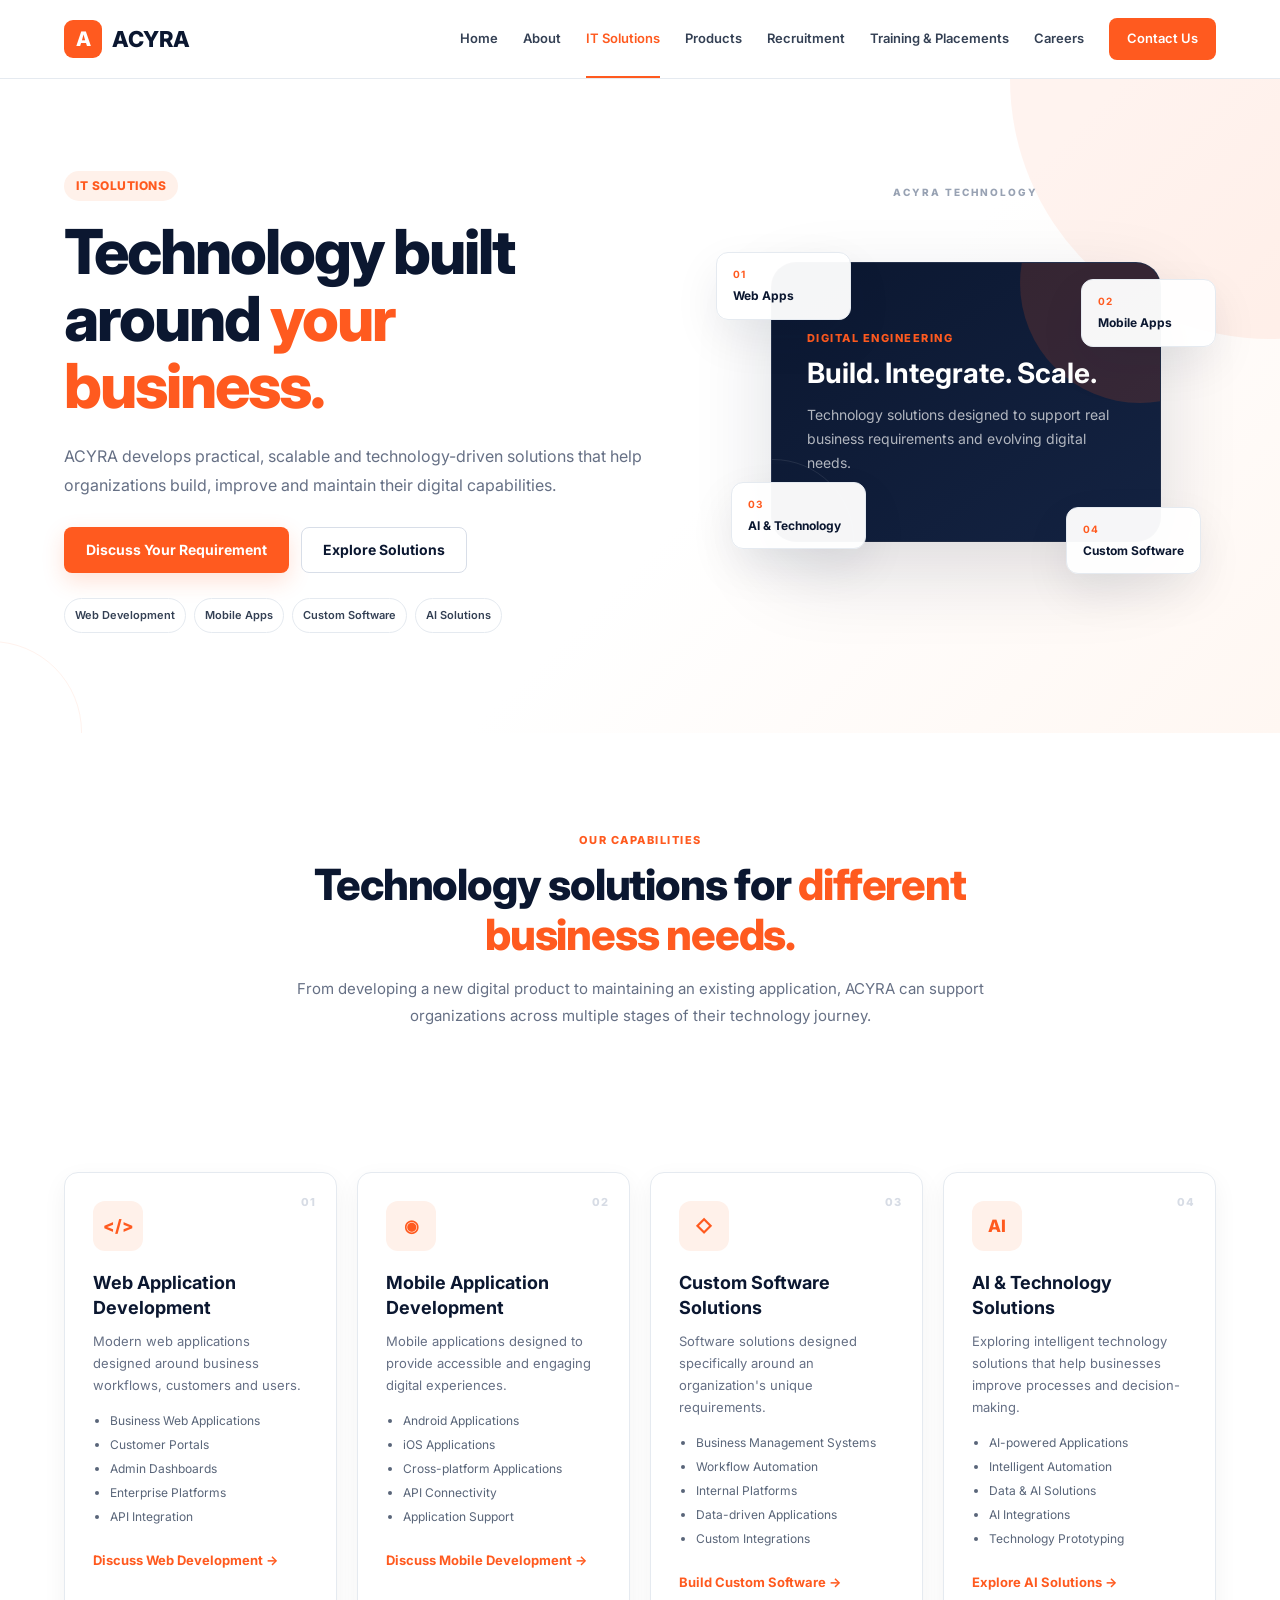
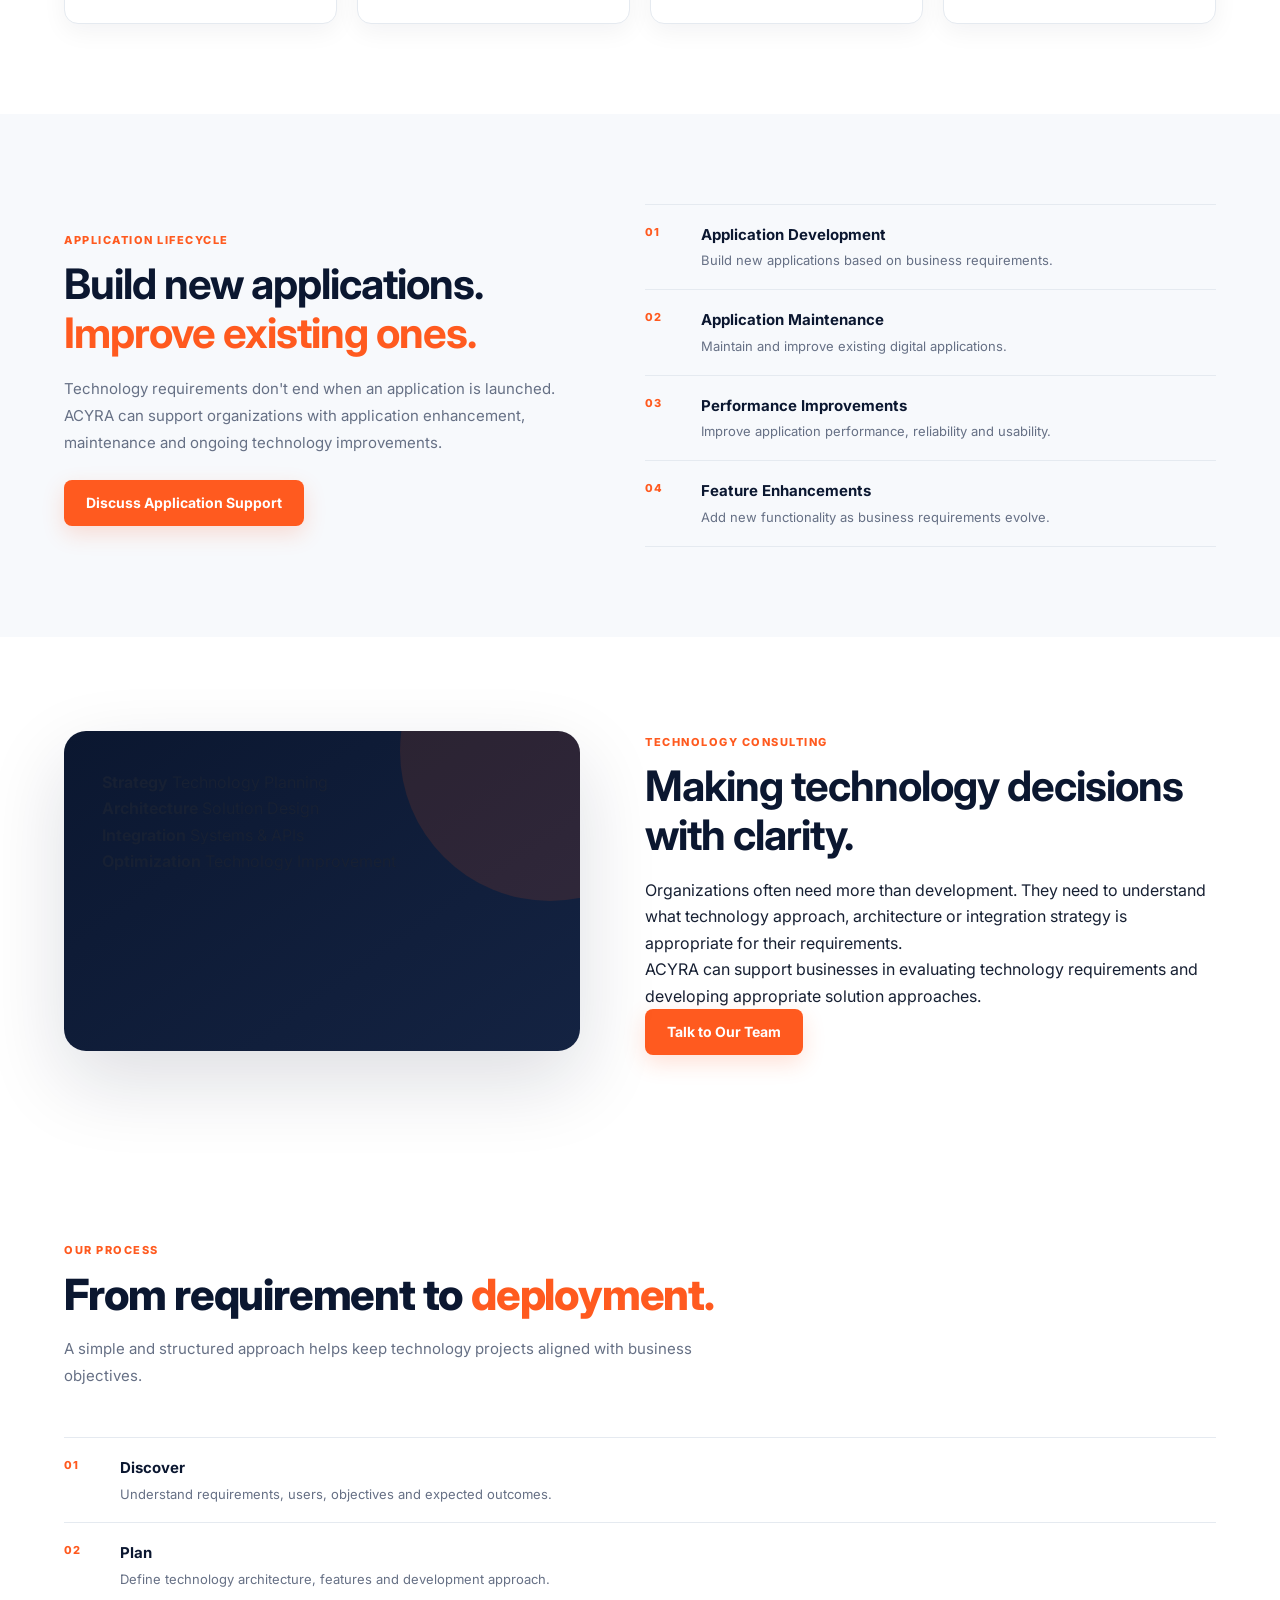
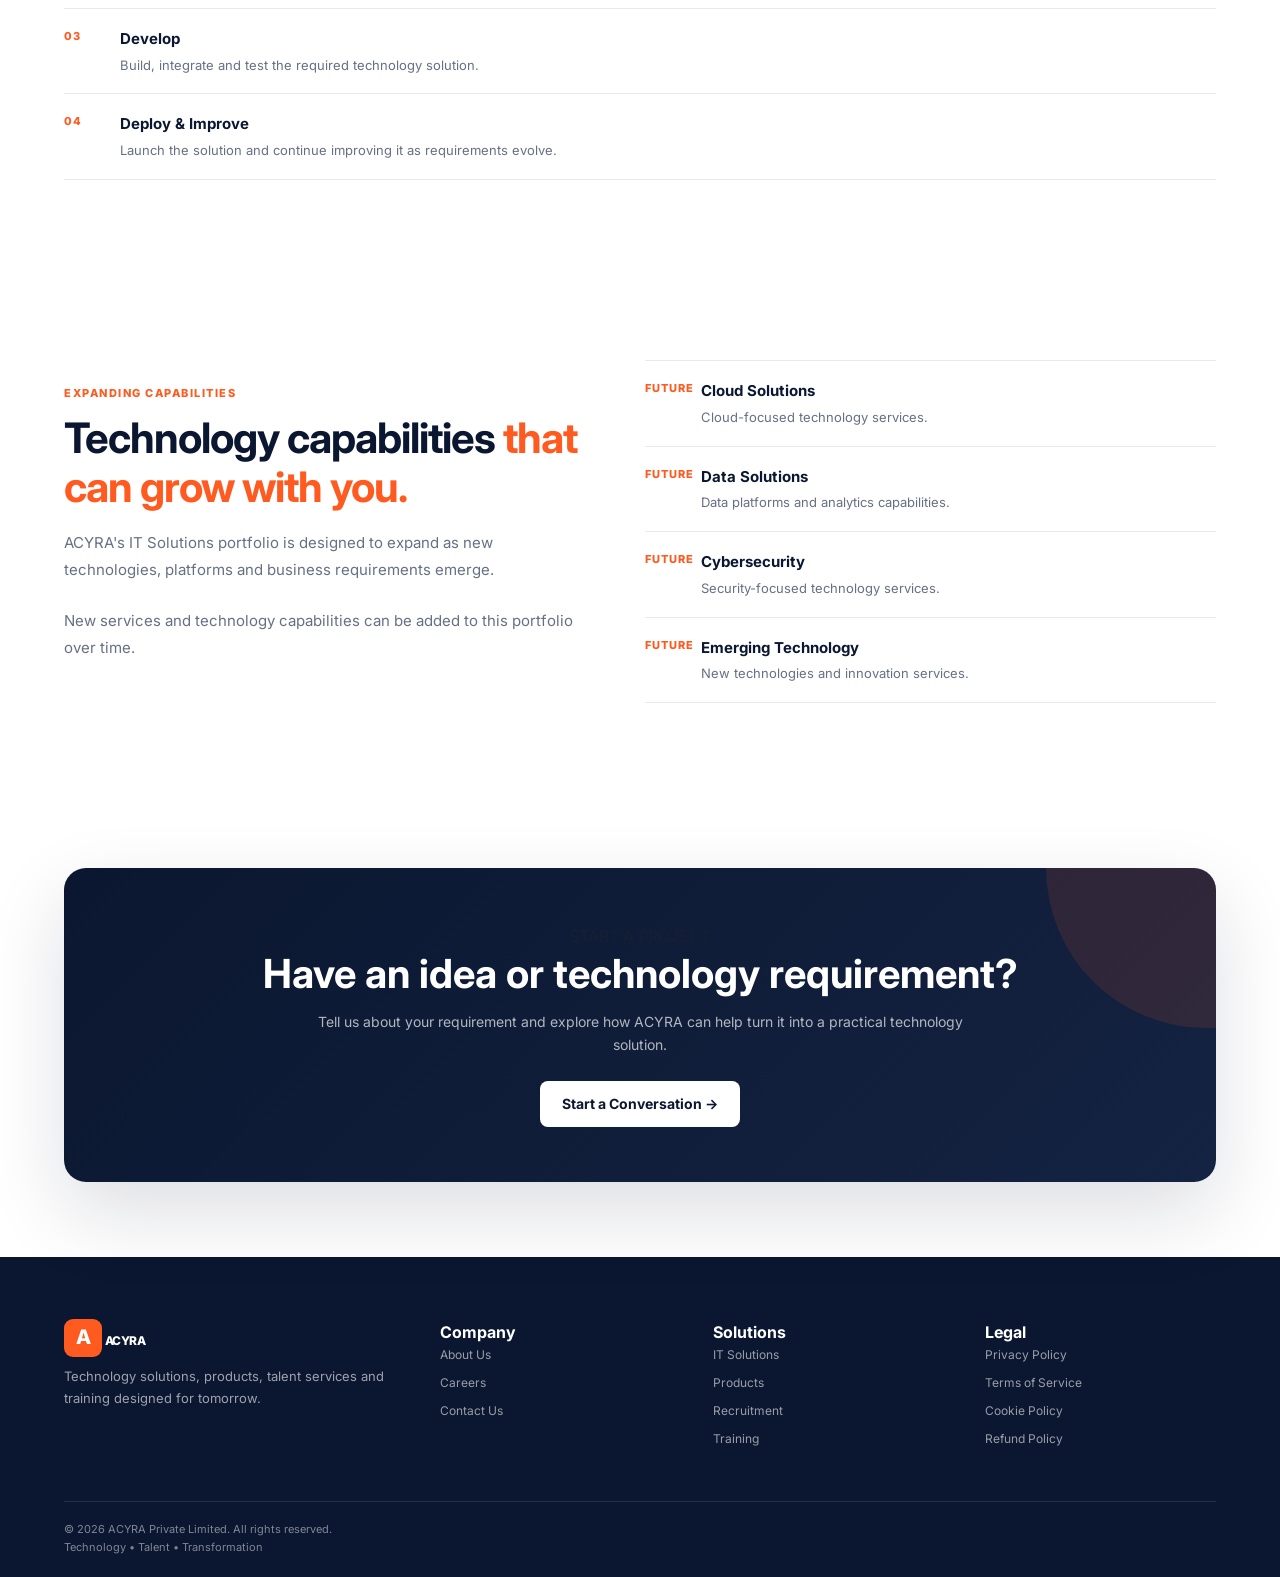
<file: it-solutions.html>
<!DOCTYPE html>
<html lang="en">

<head>

    <meta charset="UTF-8">

    <meta name="viewport" content="width=device-width, initial-scale=1.0">

    <title>IT Solutions | ACYRA Private Limited</title>

    <meta
        name="description"
        content="ACYRA provides web application development, mobile applications, custom software, AI solutions, application maintenance and technology consulting."
    >

    <link rel="stylesheet" href="css/style.css">

</head>


<body>


<!-- =====================================================
     HEADER
===================================================== -->

<header class="header">

    <div class="container nav-container">


        <a href="index.html" class="brand">

            <span class="brand-icon">
                A
            </span>

            <span>
                ACYRA
            </span>

        </a>


        <button
            class="menu-button"
            id="menuButton"
            aria-label="Open navigation"
            aria-expanded="false">

            ☰

        </button>


        <nav
            class="navigation"
            id="navigation">


            <a href="index.html">
                Home
            </a>


            <a href="about.html">
                About
            </a>


            <a
                href="it-solutions.html"
                class="active">

                IT Solutions

            </a>


            <a href="products.html">
                Products
            </a>


            <a href="recruitment.html">
                Recruitment
            </a>


            <a href="training.html">
                Training & Placements
            </a>


            <a href="careers.html">
                Careers
            </a>


            <a
                href="contact.html"
                class="nav-cta">

                Contact Us

            </a>


        </nav>

    </div>

</header>



<!-- =====================================================
     MAIN
===================================================== -->

<main>


<!-- =====================================================
     HERO
===================================================== -->

<section class="hero">

    <div class="container hero-grid">


        <div class="hero-content">


            <div class="eyebrow">

                IT SOLUTIONS

            </div>


            <h1>

                Technology built around
                <span>your business.</span>

            </h1>


            <p>

                ACYRA develops practical, scalable and
                technology-driven solutions that help organizations
                build, improve and maintain their digital capabilities.

            </p>


            <div class="hero-buttons">


                <a
                    href="contact.html"
                    class="button primary-button">

                    Discuss Your Requirement

                </a>


                <a
                    href="#services"
                    class="button secondary-button">

                    Explore Solutions

                </a>


            </div>


            <div class="hero-tags">

                <span>
                    Web Development
                </span>

                <span>
                    Mobile Apps
                </span>

                <span>
                    Custom Software
                </span>

                <span>
                    AI Solutions
                </span>

            </div>


        </div>



        <!-- HERO VISUAL -->

        <div class="hero-visual">


            <div class="visual-label">

                ACYRA TECHNOLOGY

            </div>


            <div class="ecosystem-card main-card">

                <small>
                    DIGITAL ENGINEERING
                </small>


                <h3>
                    Build. Integrate. Scale.
                </h3>


                <p>

                    Technology solutions designed to
                    support real business requirements
                    and evolving digital needs.

                </p>

            </div>


            <div class="floating-card card-one">

                <span>
                    01
                </span>

                Web Apps

            </div>


            <div class="floating-card card-two">

                <span>
                    02
                </span>

                Mobile Apps

            </div>


            <div class="floating-card card-three">

                <span>
                    03
                </span>

                AI & Technology

            </div>


            <div class="floating-card card-four">

                <span>
                    04
                </span>

                Custom Software

            </div>


        </div>

    </div>

</section>



<!-- =====================================================
     INTRO
===================================================== -->

<section class="intro-section">

    <div class="container section-heading">


        <span class="section-label">

            OUR CAPABILITIES

        </span>


        <h2>

            Technology solutions for
            <span>different business needs.</span>

        </h2>


        <p>

            From developing a new digital product to maintaining
            an existing application, ACYRA can support organizations
            across multiple stages of their technology journey.

        </p>


    </div>

</section>



<!-- =====================================================
     SERVICES
===================================================== -->

<section
    class="verticals"
    id="services">


    <div class="container cards-grid">


        <!-- WEB -->

        <article class="service-card">


            <div class="service-number">
                01
            </div>


            <div class="service-icon">
                &lt;/&gt;
            </div>


            <h3>
                Web Application Development
            </h3>


            <p>

                Modern web applications designed around
                business workflows, customers and users.

            </p>


            <ul>

                <li>
                    Business Web Applications
                </li>

                <li>
                    Customer Portals
                </li>

                <li>
                    Admin Dashboards
                </li>

                <li>
                    Enterprise Platforms
                </li>

                <li>
                    API Integration
                </li>

            </ul>


            <a
                href="contact.html"
                class="text-link">

                Discuss Web Development →

            </a>


        </article>



        <!-- MOBILE -->

        <article class="service-card">


            <div class="service-number">
                02
            </div>


            <div class="service-icon">
                ◉
            </div>


            <h3>
                Mobile Application Development
            </h3>


            <p>

                Mobile applications designed to provide
                accessible and engaging digital experiences.

            </p>


            <ul>

                <li>
                    Android Applications
                </li>

                <li>
                    iOS Applications
                </li>

                <li>
                    Cross-platform Applications
                </li>

                <li>
                    API Connectivity
                </li>

                <li>
                    Application Support
                </li>

            </ul>


            <a
                href="contact.html"
                class="text-link">

                Discuss Mobile Development →

            </a>


        </article>



        <!-- CUSTOM SOFTWARE -->

        <article class="service-card">


            <div class="service-number">
                03
            </div>


            <div class="service-icon">
                ◇
            </div>


            <h3>
                Custom Software Solutions
            </h3>


            <p>

                Software solutions designed specifically around
                an organization's unique requirements.

            </p>


            <ul>

                <li>
                    Business Management Systems
                </li>

                <li>
                    Workflow Automation
                </li>

                <li>
                    Internal Platforms
                </li>

                <li>
                    Data-driven Applications
                </li>

                <li>
                    Custom Integrations
                </li>

            </ul>


            <a
                href="contact.html"
                class="text-link">

                Build Custom Software →

            </a>


        </article>



        <!-- AI -->

        <article class="service-card">


            <div class="service-number">
                04
            </div>


            <div class="service-icon">
                AI
            </div>


            <h3>
                AI & Technology Solutions
            </h3>


            <p>

                Exploring intelligent technology solutions
                that help businesses improve processes and
                decision-making.

            </p>


            <ul>

                <li>
                    AI-powered Applications
                </li>

                <li>
                    Intelligent Automation
                </li>

                <li>
                    Data & AI Solutions
                </li>

                <li>
                    AI Integrations
                </li>

                <li>
                    Technology Prototyping
                </li>

            </ul>


            <a
                href="contact.html"
                class="text-link">

                Explore AI Solutions →

            </a>


        </article>

    </div>

</section>



<!-- =====================================================
     APPLICATION DEVELOPMENT & MAINTENANCE
===================================================== -->

<section class="feature-section">


    <div class="container feature-grid">


        <div>


            <span class="section-label">

                APPLICATION LIFECYCLE

            </span>


            <h2>

                Build new applications.
                <span>Improve existing ones.</span>

            </h2>


            <p>

                Technology requirements don't end when an
                application is launched. ACYRA can support
                organizations with application enhancement,
                maintenance and ongoing technology improvements.

            </p>


            <a
                href="contact.html"
                class="button primary-button">

                Discuss Application Support

            </a>


        </div>



        <div class="feature-list">


            <div>

                <span>
                    01
                </span>

                <h4>
                    Application Development
                </h4>

                <p>
                    Build new applications based on
                    business requirements.
                </p>

            </div>


            <div>

                <span>
                    02
                </span>

                <h4>
                    Application Maintenance
                </h4>

                <p>
                    Maintain and improve existing
                    digital applications.
                </p>

            </div>


            <div>

                <span>
                    03
                </span>

                <h4>
                    Performance Improvements
                </h4>

                <p>
                    Improve application performance,
                    reliability and usability.
                </p>

            </div>


            <div>

                <span>
                    04
                </span>

                <h4>
                    Feature Enhancements
                </h4>

                <p>
                    Add new functionality as business
                    requirements evolve.
                </p>

            </div>


        </div>

    </div>

</section>



<!-- =====================================================
     TECHNOLOGY CONSULTING
===================================================== -->

<section class="talent-section">


    <div class="container feature-grid">


        <div class="talent-panel">


            <div>

                <strong>
                    Strategy
                </strong>

                <span>
                    Technology Planning
                </span>

            </div>


            <div>

                <strong>
                    Architecture
                </strong>

                <span>
                    Solution Design
                </span>

            </div>


            <div>

                <strong>
                    Integration
                </strong>

                <span>
                    Systems & APIs
                </span>

            </div>


            <div>

                <strong>
                    Optimization
                </strong>

                <span>
                    Technology Improvement
                </span>

            </div>


        </div>



        <div>


            <span class="section-label">

                TECHNOLOGY CONSULTING

            </span>


            <h2>

                Making technology decisions
                <span>with clarity.</span>

            </h2>


            <p>

                Organizations often need more than development.
                They need to understand what technology approach,
                architecture or integration strategy is appropriate
                for their requirements.

            </p>


            <p>

                ACYRA can support businesses in evaluating
                technology requirements and developing appropriate
                solution approaches.

            </p>


            <a
                href="contact.html"
                class="button primary-button">

                Talk to Our Team

            </a>


        </div>


    </div>

</section>



<!-- =====================================================
     DEVELOPMENT PROCESS
===================================================== -->

<section class="products-preview">


    <div class="container">


        <div class="section-heading left-heading">


            <span class="section-label">

                OUR PROCESS

            </span>


            <h2>

                From requirement to
                <span>deployment.</span>

            </h2>


            <p>

                A simple and structured approach helps keep
                technology projects aligned with business
                objectives.

            </p>


        </div>



        <div class="feature-list">


            <div>

                <span>
                    01
                </span>

                <h4>
                    Discover
                </h4>

                <p>

                    Understand requirements, users,
                    objectives and expected outcomes.

                </p>

            </div>


            <div>

                <span>
                    02
                </span>

                <h4>
                    Plan
                </h4>

                <p>

                    Define technology architecture,
                    features and development approach.

                </p>

            </div>


            <div>

                <span>
                    03
                </span>

                <h4>
                    Develop
                </h4>

                <p>

                    Build, integrate and test the
                    required technology solution.

                </p>

            </div>


            <div>

                <span>
                    04
                </span>

                <h4>
                    Deploy & Improve
                </h4>

                <p>

                    Launch the solution and continue
                    improving it as requirements evolve.

                </p>

            </div>


        </div>

    </div>

</section>



<!-- =====================================================
     FUTURE SERVICES
===================================================== -->

<section class="feature-section">


    <div class="container feature-grid">


        <div>


            <span class="section-label">

                EXPANDING CAPABILITIES

            </span>


            <h2>

                Technology capabilities
                <span>that can grow with you.</span>

            </h2>


            <p>

                ACYRA's IT Solutions portfolio is designed
                to expand as new technologies, platforms and
                business requirements emerge.

            </p>


            <p>

                New services and technology capabilities can
                be added to this portfolio over time.

            </p>


        </div>



        <div class="feature-list">


            <div>

                <span>
                    FUTURE
                </span>

                <h4>
                    Cloud Solutions
                </h4>

                <p>
                    Cloud-focused technology services.
                </p>

            </div>


            <div>

                <span>
                    FUTURE
                </span>

                <h4>
                    Data Solutions
                </h4>

                <p>
                    Data platforms and analytics capabilities.
                </p>

            </div>


            <div>

                <span>
                    FUTURE
                </span>

                <h4>
                    Cybersecurity
                </h4>

                <p>
                    Security-focused technology services.
                </p>

            </div>


            <div>

                <span>
                    FUTURE
                </span>

                <h4>
                    Emerging Technology
                </h4>

                <p>
                    New technologies and innovation services.
                </p>

            </div>


        </div>

    </div>

</section>



<!-- =====================================================
     CTA
===================================================== -->

<section class="cta-section">


    <div class="container cta-box">


        <div>


            <span>
                START A PROJECT
            </span>


            <h2>

                Have an idea or technology
                requirement?

            </h2>


            <p>

                Tell us about your requirement and
                explore how ACYRA can help turn it
                into a practical technology solution.

            </p>


        </div>


        <a
            href="contact.html"
            class="button light-button">

            Start a Conversation →

        </a>


    </div>

</section>


</main>



<!-- =====================================================
     FOOTER
===================================================== -->

<footer class="footer">


    <div class="container footer-grid">


        <div class="footer-brand">


            <a
                href="index.html"
                class="brand footer-logo">


                <span class="brand-icon">
                    A
                </span>


                <span>
                    ACYRA
                </span>


            </a>


            <p>

                Technology solutions, products, talent
                services and training designed for tomorrow.

            </p>


        </div>



        <div>


            <h4>
                Company
            </h4>


            <a href="about.html">
                About Us
            </a>


            <a href="careers.html">
                Careers
            </a>


            <a href="contact.html">
                Contact Us
            </a>


        </div>



        <div>


            <h4>
                Solutions
            </h4>


            <a href="it-solutions.html">
                IT Solutions
            </a>


            <a href="products.html">
                Products
            </a>


            <a href="recruitment.html">
                Recruitment
            </a>


            <a href="training.html">
                Training
            </a>


        </div>



        <div>


            <h4>
                Legal
            </h4>


            <a href="privacy.html">
                Privacy Policy
            </a>


            <a href="terms.html">
                Terms of Service
            </a>


            <a href="#">
                Cookie Policy
            </a>


            <a href="#">
                Refund Policy
            </a>


        </div>


    </div>



    <div class="container footer-bottom">


        <p>
            © 2026 ACYRA Private Limited. All rights reserved.
        </p>


        <p>
            Technology • Talent • Transformation
        </p>


    </div>


</footer>



<script src="js/script.js"></script>


</body>

</html>
</file>
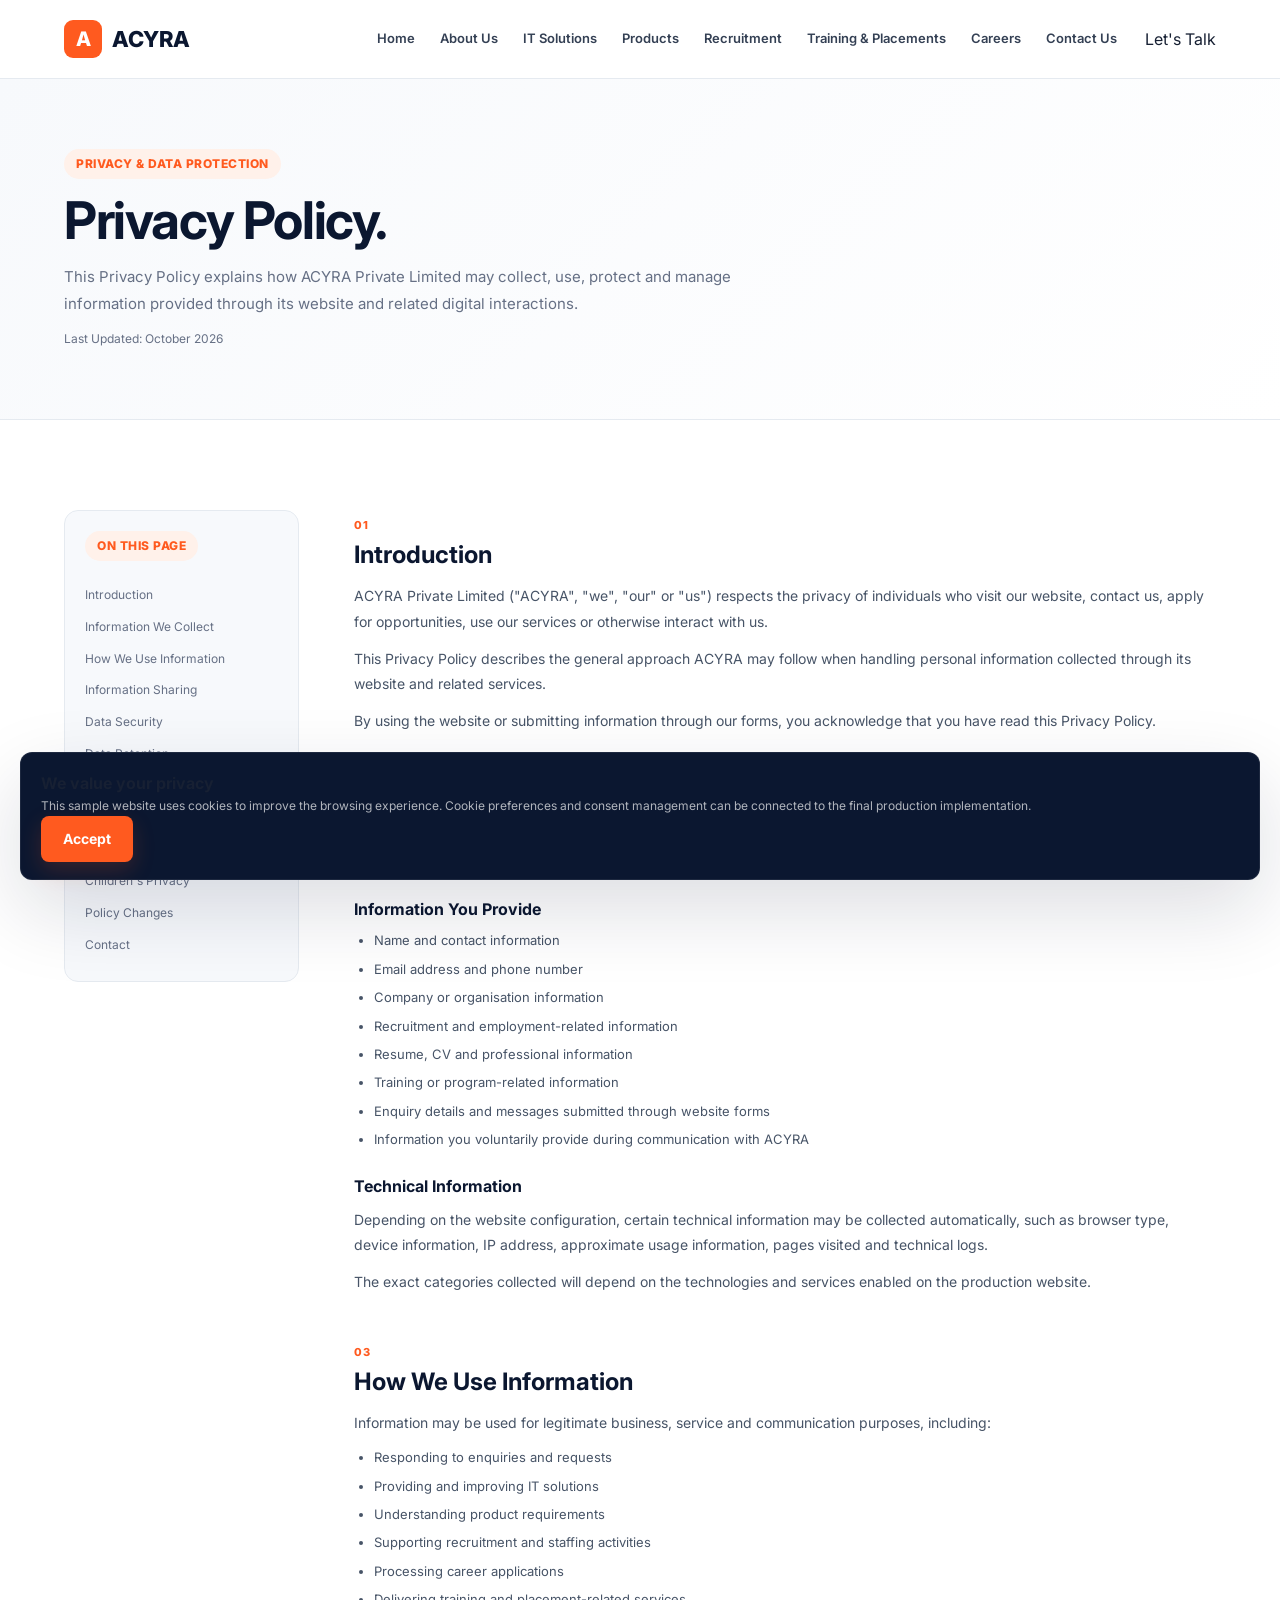
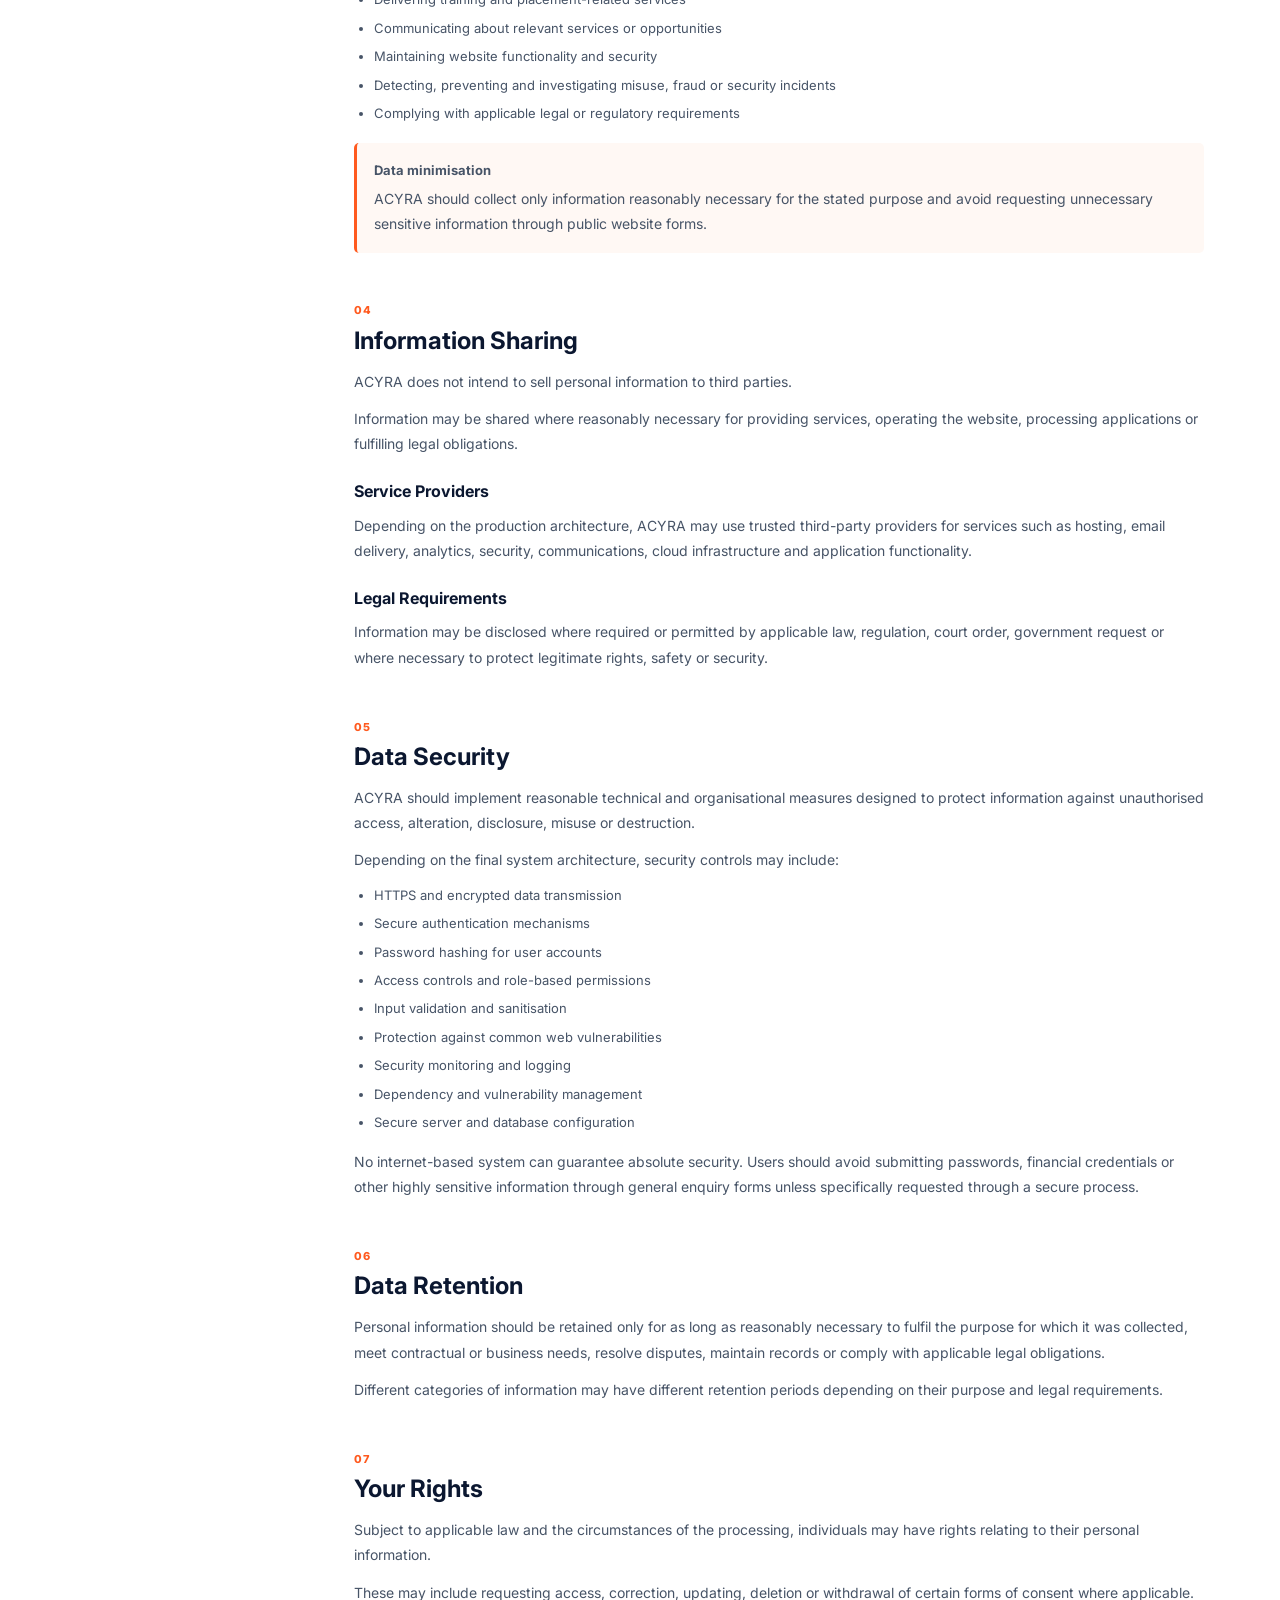
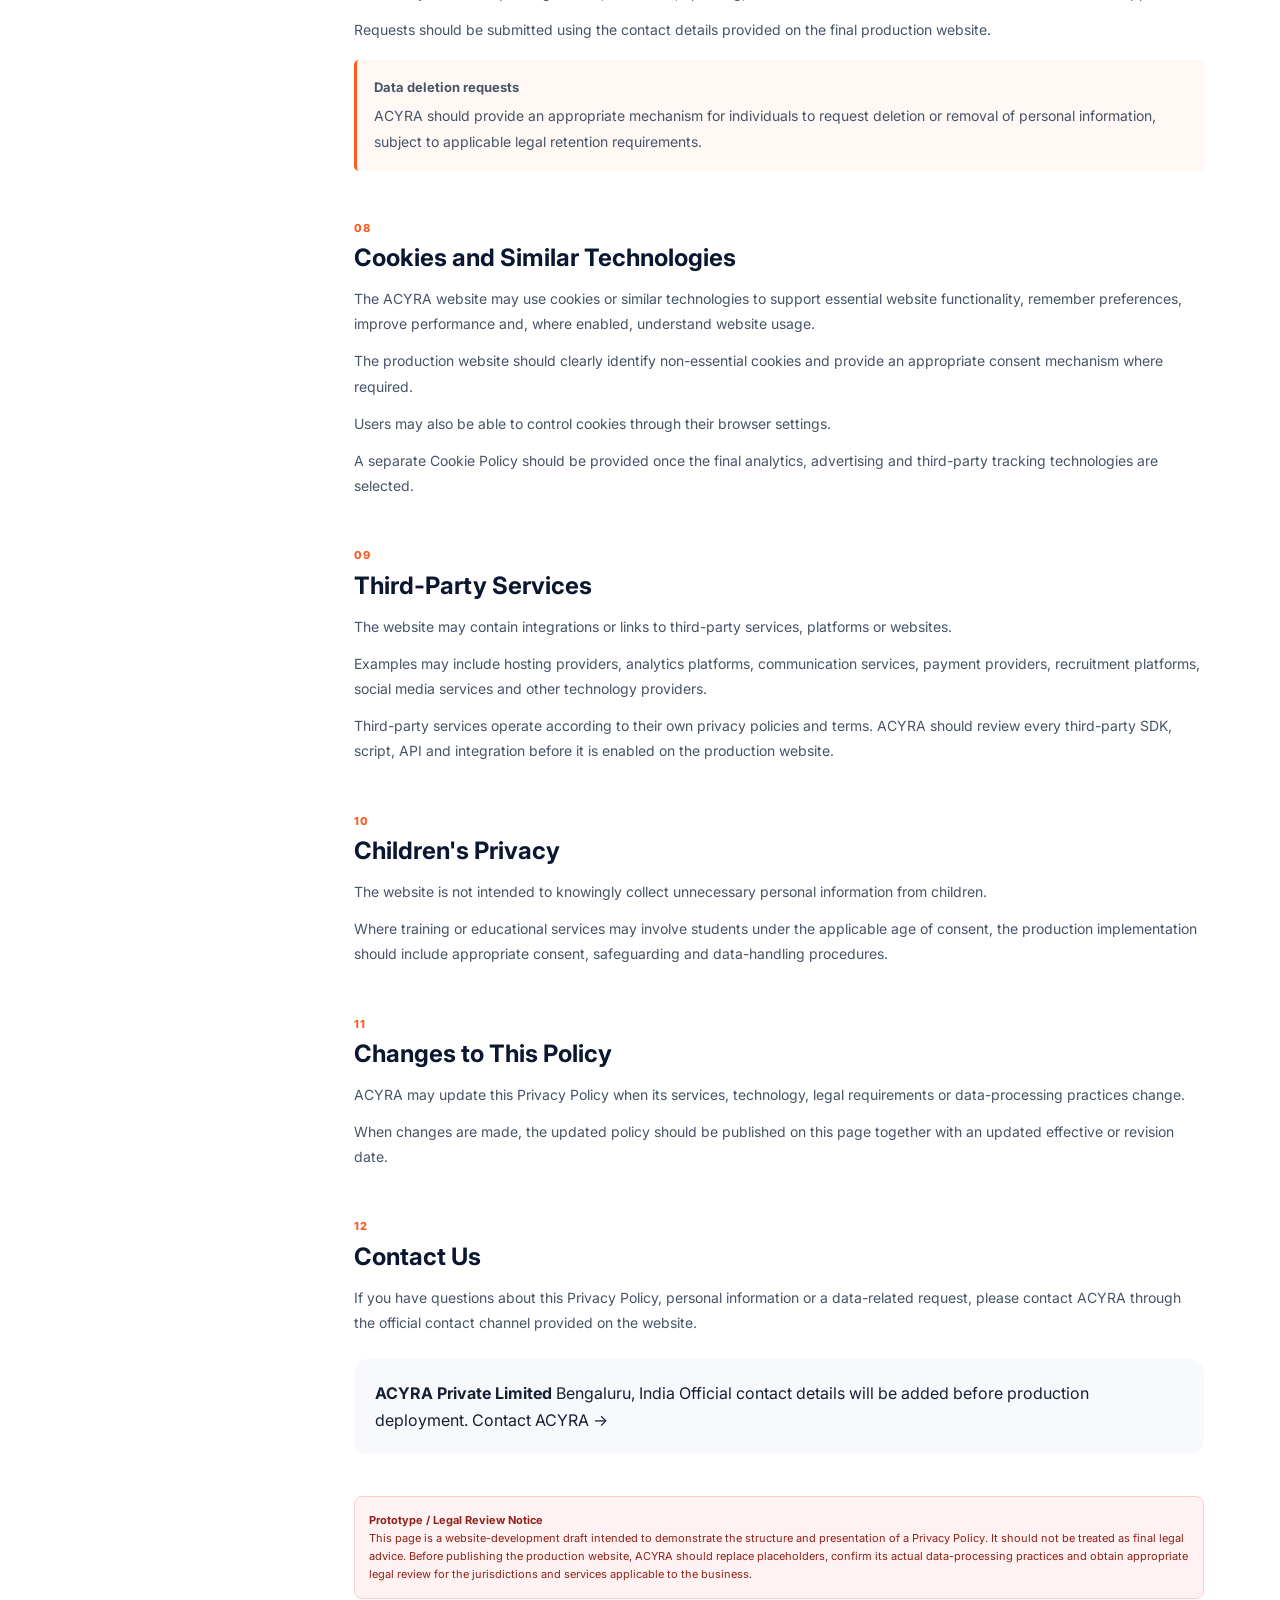
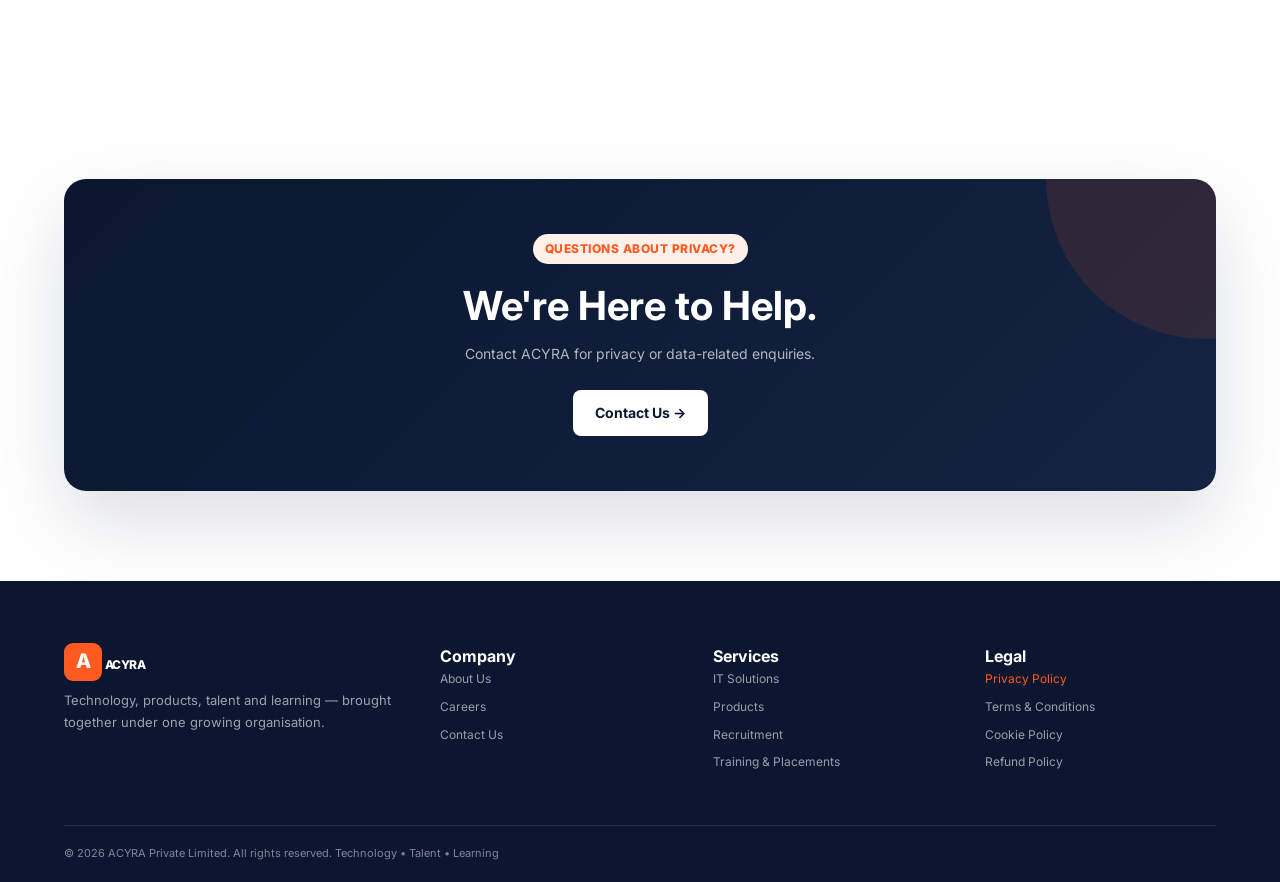
<file: privacy.html>
<!DOCTYPE html>
<html lang="en">
<head>
    <meta charset="UTF-8">
    <meta name="viewport" content="width=device-width, initial-scale=1.0">

    <title>Privacy Policy | ACYRA Private Limited</title>

    <meta
        name="description"
        content="Privacy Policy for ACYRA Private Limited covering website visitors, enquiries, recruitment, training and related services."
    >

    <link rel="preconnect" href="https://fonts.googleapis.com">
    <link rel="preconnect" href="https://fonts.gstatic.com" crossorigin>

    <link
        href="https://fonts.googleapis.com/css2?family=Inter:wght@400;500;600;700;800&display=swap"
        rel="stylesheet"
    >

    <link rel="stylesheet" href="css/style.css">
</head>

<body>

<!-- ================= HEADER ================= -->

<header class="site-header">

    <div class="container header-inner">

        <a href="index.html" class="brand">

            <span class="brand-mark">A</span>

            <span class="brand-text">
                ACYRA
            </span>

        </a>


        <button
            class="mobile-menu-button"
            id="mobileMenuButton"
            aria-label="Open navigation"
            aria-expanded="false"
        >
            ☰
        </button>


        <nav class="navigation" id="navigation">

            <a href="index.html">Home</a>

            <a href="about.html">About Us</a>

            <a href="it-solutions.html">IT Solutions</a>

            <a href="products.html">Products</a>

            <a href="recruitment.html">Recruitment</a>

            <a href="training.html">Training & Placements</a>

            <a href="careers.html">Careers</a>

            <a href="contact.html">Contact Us</a>

        </nav>


        <a href="contact.html" class="header-cta">
            Let's Talk
        </a>

    </div>

</header>


<!-- ================= HERO ================= -->

<section class="page-hero">

    <div class="container">

        <span class="eyebrow">
            PRIVACY & DATA PROTECTION
        </span>

        <h1>
            Privacy
            <span>Policy.</span>
        </h1>

        <p>
            This Privacy Policy explains how ACYRA Private Limited may
            collect, use, protect and manage information provided through
            its website and related digital interactions.
        </p>

        <div class="policy-meta">
            <span>
                Last Updated: October 2026
            </span>
        </div>

    </div>

</section>


<!-- ================= POLICY CONTENT ================= -->

<section class="section">

    <div class="container policy-layout">


        <!-- SIDEBAR -->

        <aside class="policy-sidebar">

            <div class="policy-sidebar-inner">

                <span class="eyebrow">
                    ON THIS PAGE
                </span>

                <a href="#introduction">
                    Introduction
                </a>

                <a href="#information">
                    Information We Collect
                </a>

                <a href="#usage">
                    How We Use Information
                </a>

                <a href="#sharing">
                    Information Sharing
                </a>

                <a href="#security">
                    Data Security
                </a>

                <a href="#retention">
                    Data Retention
                </a>

                <a href="#rights">
                    Your Rights
                </a>

                <a href="#cookies">
                    Cookies
                </a>

                <a href="#third-party">
                    Third-Party Services
                </a>

                <a href="#children">
                    Children's Privacy
                </a>

                <a href="#changes">
                    Policy Changes
                </a>

                <a href="#contact">
                    Contact
                </a>

            </div>

        </aside>


        <!-- MAIN CONTENT -->

        <article class="policy-content">


            <!-- INTRODUCTION -->

            <section id="introduction" class="policy-section">

                <span class="policy-number">
                    01
                </span>

                <h2>
                    Introduction
                </h2>

                <p>
                    ACYRA Private Limited ("ACYRA", "we", "our" or "us")
                    respects the privacy of individuals who visit our
                    website, contact us, apply for opportunities, use our
                    services or otherwise interact with us.
                </p>

                <p>
                    This Privacy Policy describes the general approach
                    ACYRA may follow when handling personal information
                    collected through its website and related services.
                </p>

                <p>
                    By using the website or submitting information through
                    our forms, you acknowledge that you have read this
                    Privacy Policy.
                </p>

            </section>


            <!-- INFORMATION -->

            <section id="information" class="policy-section">

                <span class="policy-number">
                    02
                </span>

                <h2>
                    Information We Collect
                </h2>

                <p>
                    Depending on how you interact with ACYRA, we may collect
                    information that is reasonably necessary for the
                    relevant purpose.
                </p>


                <h3>
                    Information You Provide
                </h3>

                <ul>

                    <li>
                        Name and contact information
                    </li>

                    <li>
                        Email address and phone number
                    </li>

                    <li>
                        Company or organisation information
                    </li>

                    <li>
                        Recruitment and employment-related information
                    </li>

                    <li>
                        Resume, CV and professional information
                    </li>

                    <li>
                        Training or program-related information
                    </li>

                    <li>
                        Enquiry details and messages submitted through
                        website forms
                    </li>

                    <li>
                        Information you voluntarily provide during
                        communication with ACYRA
                    </li>

                </ul>


                <h3>
                    Technical Information
                </h3>

                <p>
                    Depending on the website configuration, certain
                    technical information may be collected automatically,
                    such as browser type, device information, IP address,
                    approximate usage information, pages visited and
                    technical logs.
                </p>

                <p>
                    The exact categories collected will depend on the
                    technologies and services enabled on the production
                    website.
                </p>

            </section>


            <!-- USAGE -->

            <section id="usage" class="policy-section">

                <span class="policy-number">
                    03
                </span>

                <h2>
                    How We Use Information
                </h2>

                <p>
                    Information may be used for legitimate business,
                    service and communication purposes, including:
                </p>

                <ul>

                    <li>
                        Responding to enquiries and requests
                    </li>

                    <li>
                        Providing and improving IT solutions
                    </li>

                    <li>
                        Understanding product requirements
                    </li>

                    <li>
                        Supporting recruitment and staffing activities
                    </li>

                    <li>
                        Processing career applications
                    </li>

                    <li>
                        Delivering training and placement-related services
                    </li>

                    <li>
                        Communicating about relevant services or
                        opportunities
                    </li>

                    <li>
                        Maintaining website functionality and security
                    </li>

                    <li>
                        Detecting, preventing and investigating misuse,
                        fraud or security incidents
                    </li>

                    <li>
                        Complying with applicable legal or regulatory
                        requirements
                    </li>

                </ul>

                <div class="policy-highlight">

                    <strong>
                        Data minimisation
                    </strong>

                    <p>
                        ACYRA should collect only information reasonably
                        necessary for the stated purpose and avoid
                        requesting unnecessary sensitive information through
                        public website forms.
                    </p>

                </div>

            </section>


            <!-- SHARING -->

            <section id="sharing" class="policy-section">

                <span class="policy-number">
                    04
                </span>

                <h2>
                    Information Sharing
                </h2>

                <p>
                    ACYRA does not intend to sell personal information to
                    third parties.
                </p>

                <p>
                    Information may be shared where reasonably necessary
                    for providing services, operating the website,
                    processing applications or fulfilling legal
                    obligations.
                </p>


                <h3>
                    Service Providers
                </h3>

                <p>
                    Depending on the production architecture, ACYRA may use
                    trusted third-party providers for services such as
                    hosting, email delivery, analytics, security,
                    communications, cloud infrastructure and application
                    functionality.
                </p>


                <h3>
                    Legal Requirements
                </h3>

                <p>
                    Information may be disclosed where required or
                    permitted by applicable law, regulation, court order,
                    government request or where necessary to protect
                    legitimate rights, safety or security.
                </p>

            </section>


            <!-- SECURITY -->

            <section id="security" class="policy-section">

                <span class="policy-number">
                    05
                </span>

                <h2>
                    Data Security
                </h2>

                <p>
                    ACYRA should implement reasonable technical and
                    organisational measures designed to protect information
                    against unauthorised access, alteration, disclosure,
                    misuse or destruction.
                </p>

                <p>
                    Depending on the final system architecture, security
                    controls may include:
                </p>

                <ul>

                    <li>
                        HTTPS and encrypted data transmission
                    </li>

                    <li>
                        Secure authentication mechanisms
                    </li>

                    <li>
                        Password hashing for user accounts
                    </li>

                    <li>
                        Access controls and role-based permissions
                    </li>

                    <li>
                        Input validation and sanitisation
                    </li>

                    <li>
                        Protection against common web vulnerabilities
                    </li>

                    <li>
                        Security monitoring and logging
                    </li>

                    <li>
                        Dependency and vulnerability management
                    </li>

                    <li>
                        Secure server and database configuration
                    </li>

                </ul>

                <p>
                    No internet-based system can guarantee absolute
                    security. Users should avoid submitting passwords,
                    financial credentials or other highly sensitive
                    information through general enquiry forms unless
                    specifically requested through a secure process.
                </p>

            </section>


            <!-- RETENTION -->

            <section id="retention" class="policy-section">

                <span class="policy-number">
                    06
                </span>

                <h2>
                    Data Retention
                </h2>

                <p>
                    Personal information should be retained only for as long
                    as reasonably necessary to fulfil the purpose for which
                    it was collected, meet contractual or business needs,
                    resolve disputes, maintain records or comply with
                    applicable legal obligations.
                </p>

                <p>
                    Different categories of information may have different
                    retention periods depending on their purpose and legal
                    requirements.
                </p>

            </section>


            <!-- RIGHTS -->

            <section id="rights" class="policy-section">

                <span class="policy-number">
                    07
                </span>

                <h2>
                    Your Rights
                </h2>

                <p>
                    Subject to applicable law and the circumstances of the
                    processing, individuals may have rights relating to
                    their personal information.
                </p>

                <p>
                    These may include requesting access, correction,
                    updating, deletion or withdrawal of certain forms of
                    consent where applicable.
                </p>

                <p>
                    Requests should be submitted using the contact details
                    provided on the final production website.
                </p>

                <div class="policy-highlight">

                    <strong>
                        Data deletion requests
                    </strong>

                    <p>
                        ACYRA should provide an appropriate mechanism for
                        individuals to request deletion or removal of
                        personal information, subject to applicable legal
                        retention requirements.
                    </p>

                </div>

            </section>


            <!-- COOKIES -->

            <section id="cookies" class="policy-section">

                <span class="policy-number">
                    08
                </span>

                <h2>
                    Cookies and Similar Technologies
                </h2>

                <p>
                    The ACYRA website may use cookies or similar
                    technologies to support essential website functionality,
                    remember preferences, improve performance and, where
                    enabled, understand website usage.
                </p>

                <p>
                    The production website should clearly identify
                    non-essential cookies and provide an appropriate consent
                    mechanism where required.
                </p>

                <p>
                    Users may also be able to control cookies through their
                    browser settings.
                </p>

                <p>
                    A separate Cookie Policy should be provided once the
                    final analytics, advertising and third-party tracking
                    technologies are selected.
                </p>

            </section>


            <!-- THIRD PARTY -->

            <section id="third-party" class="policy-section">

                <span class="policy-number">
                    09
                </span>

                <h2>
                    Third-Party Services
                </h2>

                <p>
                    The website may contain integrations or links to
                    third-party services, platforms or websites.
                </p>

                <p>
                    Examples may include hosting providers, analytics
                    platforms, communication services, payment providers,
                    recruitment platforms, social media services and other
                    technology providers.
                </p>

                <p>
                    Third-party services operate according to their own
                    privacy policies and terms. ACYRA should review every
                    third-party SDK, script, API and integration before it is
                    enabled on the production website.
                </p>

            </section>


            <!-- CHILDREN -->

            <section id="children" class="policy-section">

                <span class="policy-number">
                    10
                </span>

                <h2>
                    Children's Privacy
                </h2>

                <p>
                    The website is not intended to knowingly collect
                    unnecessary personal information from children.
                </p>

                <p>
                    Where training or educational services may involve
                    students under the applicable age of consent, the
                    production implementation should include appropriate
                    consent, safeguarding and data-handling procedures.
                </p>

            </section>


            <!-- CHANGES -->

            <section id="changes" class="policy-section">

                <span class="policy-number">
                    11
                </span>

                <h2>
                    Changes to This Policy
                </h2>

                <p>
                    ACYRA may update this Privacy Policy when its services,
                    technology, legal requirements or data-processing
                    practices change.
                </p>

                <p>
                    When changes are made, the updated policy should be
                    published on this page together with an updated
                    effective or revision date.
                </p>

            </section>


            <!-- CONTACT -->

            <section id="contact" class="policy-section">

                <span class="policy-number">
                    12
                </span>

                <h2>
                    Contact Us
                </h2>

                <p>
                    If you have questions about this Privacy Policy,
                    personal information or a data-related request, please
                    contact ACYRA through the official contact channel
                    provided on the website.
                </p>

                <div class="policy-contact-box">

                    <strong>
                        ACYRA Private Limited
                    </strong>

                    <span>
                        Bengaluru, India
                    </span>

                    <span>
                        Official contact details will be added before
                        production deployment.
                    </span>

                    <a href="contact.html">
                        Contact ACYRA →
                    </a>

                </div>

            </section>


            <!-- DISCLAIMER -->

            <div class="policy-disclaimer">

                <strong>
                    Prototype / Legal Review Notice
                </strong>

                <p>
                    This page is a website-development draft intended to
                    demonstrate the structure and presentation of a Privacy
                    Policy. It should not be treated as final legal advice.
                    Before publishing the production website, ACYRA should
                    replace placeholders, confirm its actual data-processing
                    practices and obtain appropriate legal review for the
                    jurisdictions and services applicable to the business.
                </p>

            </div>


        </article>

    </div>

</section>


<!-- ================= CTA ================= -->

<section class="section">

    <div class="container">

        <div class="cta-box">

            <div>

                <span class="eyebrow">
                    QUESTIONS ABOUT PRIVACY?
                </span>

                <h2>
                    We're Here to Help.
                </h2>

                <p>
                    Contact ACYRA for privacy or data-related enquiries.
                </p>

            </div>

            <a
                href="contact.html"
                class="btn btn-light"
            >
                Contact Us →
            </a>

        </div>

    </div>

</section>


<!-- ================= FOOTER ================= -->

<footer class="site-footer">

    <div class="container">

        <div class="footer-grid">


            <div class="footer-brand">

                <a
                    href="index.html"
                    class="brand footer-logo"
                >

                    <span class="brand-mark">
                        A
                    </span>

                    <span class="brand-text">
                        ACYRA
                    </span>

                </a>

                <p>
                    Technology, products, talent and learning —
                    brought together under one growing organisation.
                </p>

            </div>


            <div>

                <h4>
                    Company
                </h4>

                <a href="about.html">
                    About Us
                </a>

                <a href="careers.html">
                    Careers
                </a>

                <a href="contact.html">
                    Contact Us
                </a>

            </div>


            <div>

                <h4>
                    Services
                </h4>

                <a href="it-solutions.html">
                    IT Solutions
                </a>

                <a href="products.html">
                    Products
                </a>

                <a href="recruitment.html">
                    Recruitment
                </a>

                <a href="training.html">
                    Training & Placements
                </a>

            </div>


            <div>

                <h4>
                    Legal
                </h4>

                <a
                    href="privacy.html"
                    class="footer-active"
                >
                    Privacy Policy
                </a>

                <a href="terms.html">
                    Terms & Conditions
                </a>

                <a href="#">
                    Cookie Policy
                </a>

                <a href="#">
                    Refund Policy
                </a>

            </div>

        </div>


        <div class="footer-bottom">

            <span>
                © 2026 ACYRA Private Limited. All rights reserved.
            </span>

            <span>
                Technology • Talent • Learning
            </span>

        </div>

    </div>

</footer>


<!-- ================= COOKIE BANNER ================= -->

<div
    class="cookie-banner"
    id="cookieBanner"
>

    <div>

        <strong>
            We value your privacy
        </strong>

        <p>
            This sample website uses cookies to improve the browsing
            experience. Cookie preferences and consent management can be
            connected to the final production implementation.
        </p>

    </div>

    <button
        class="btn btn-primary"
        id="acceptCookies"
    >
        Accept
    </button>

</div>


<script src="js/script.js"></script>

</body>
</html>
</file>
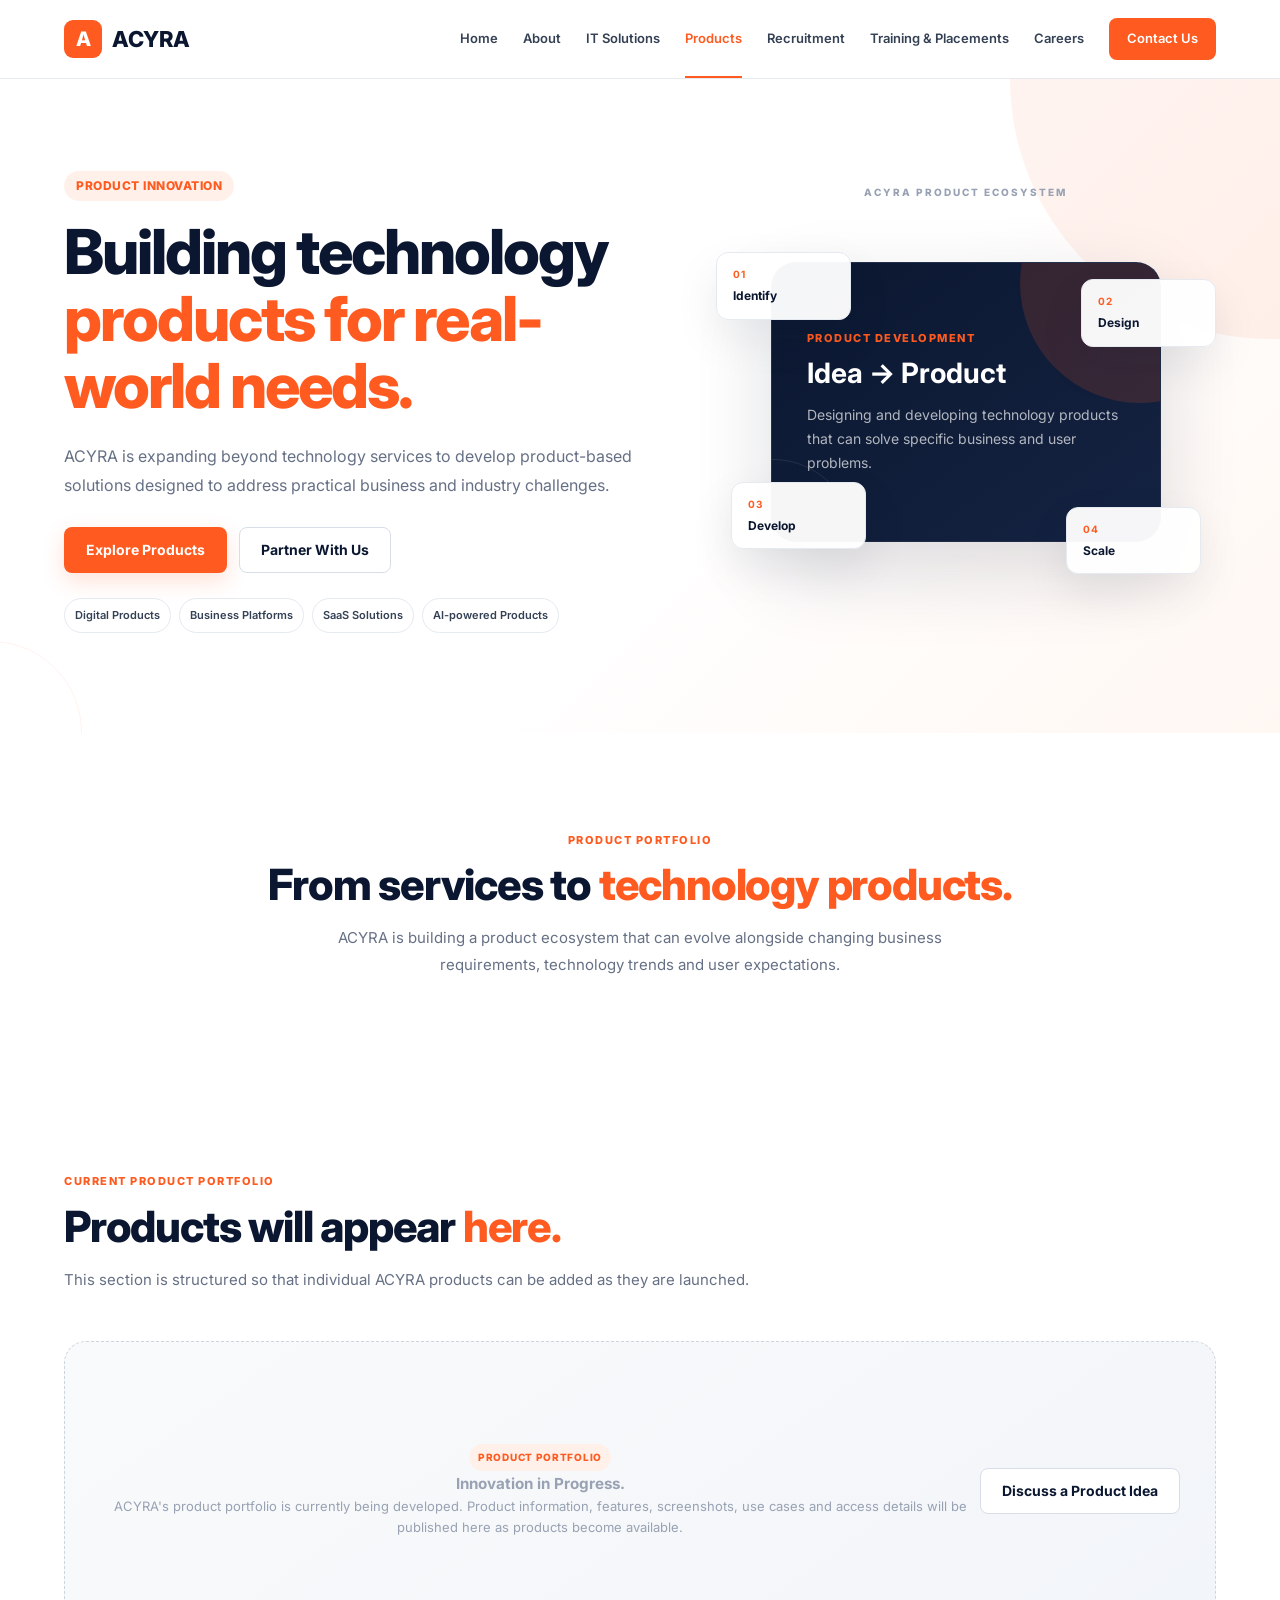
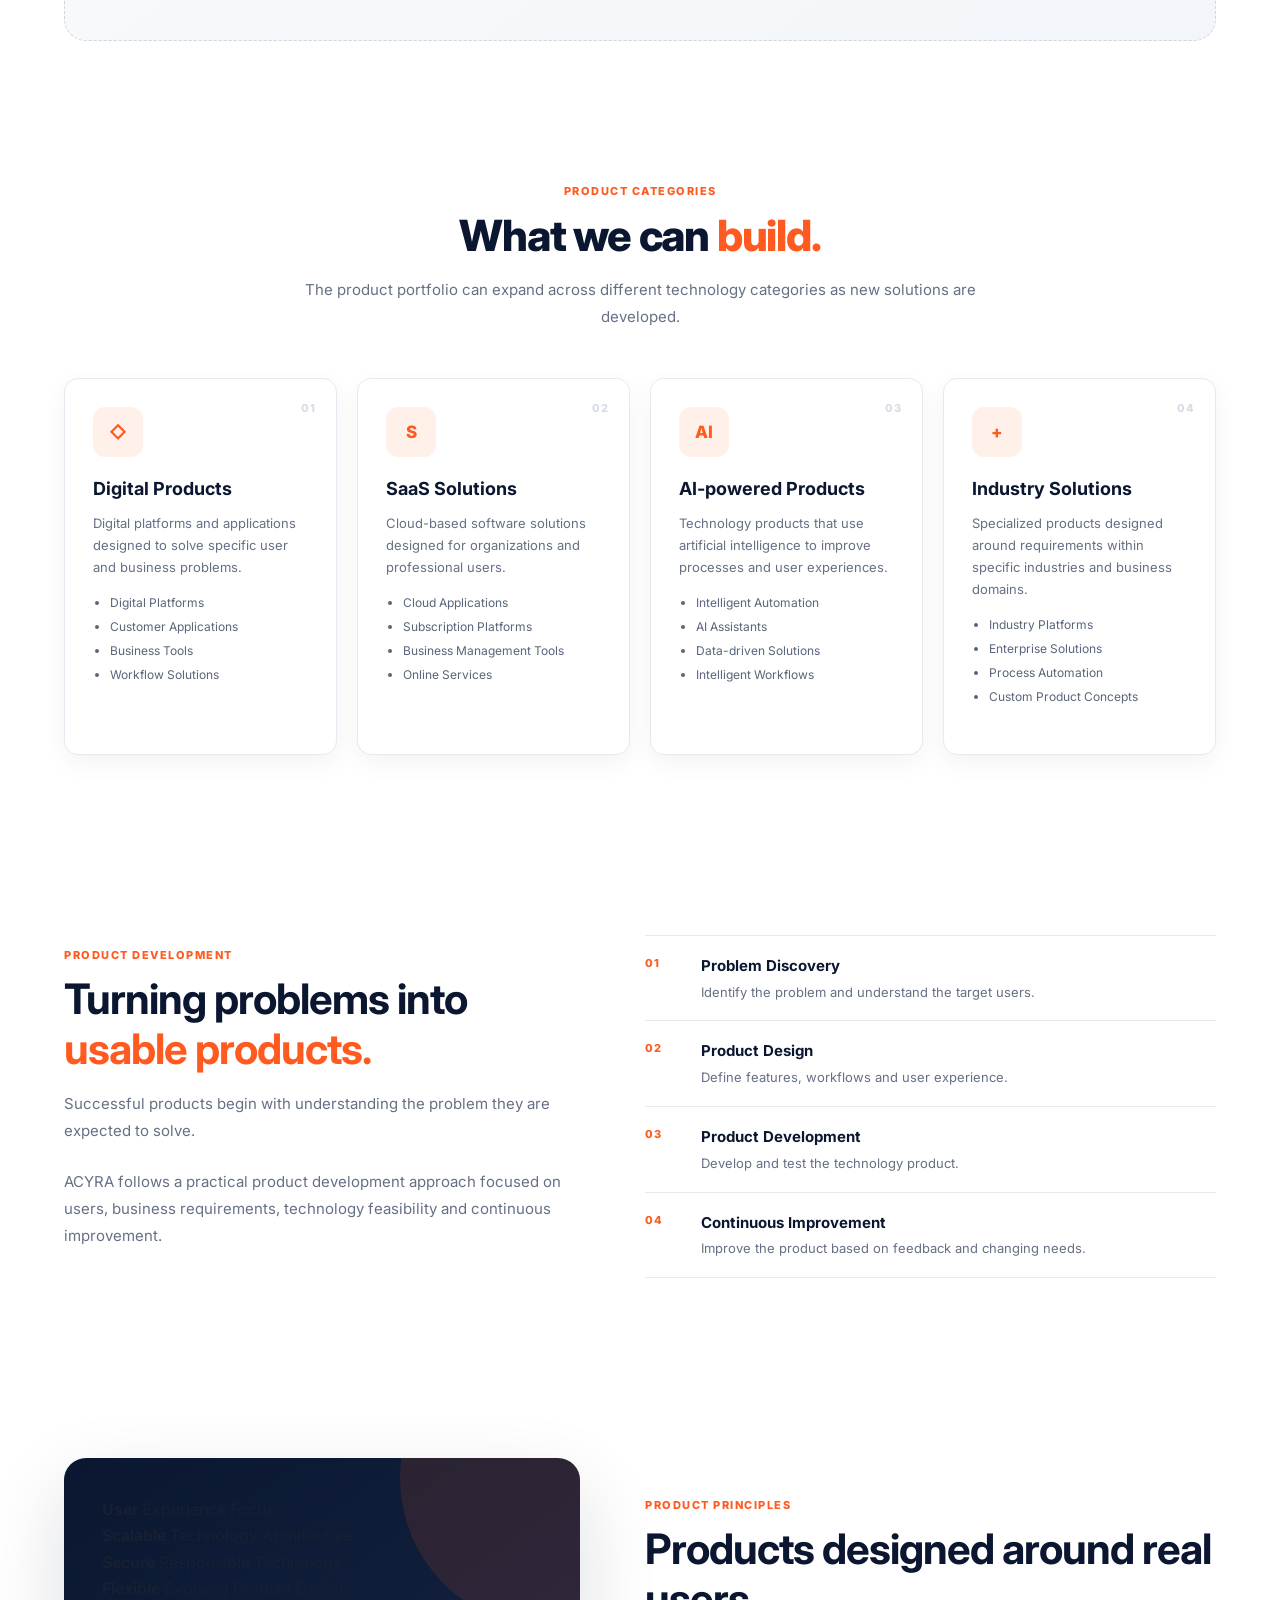
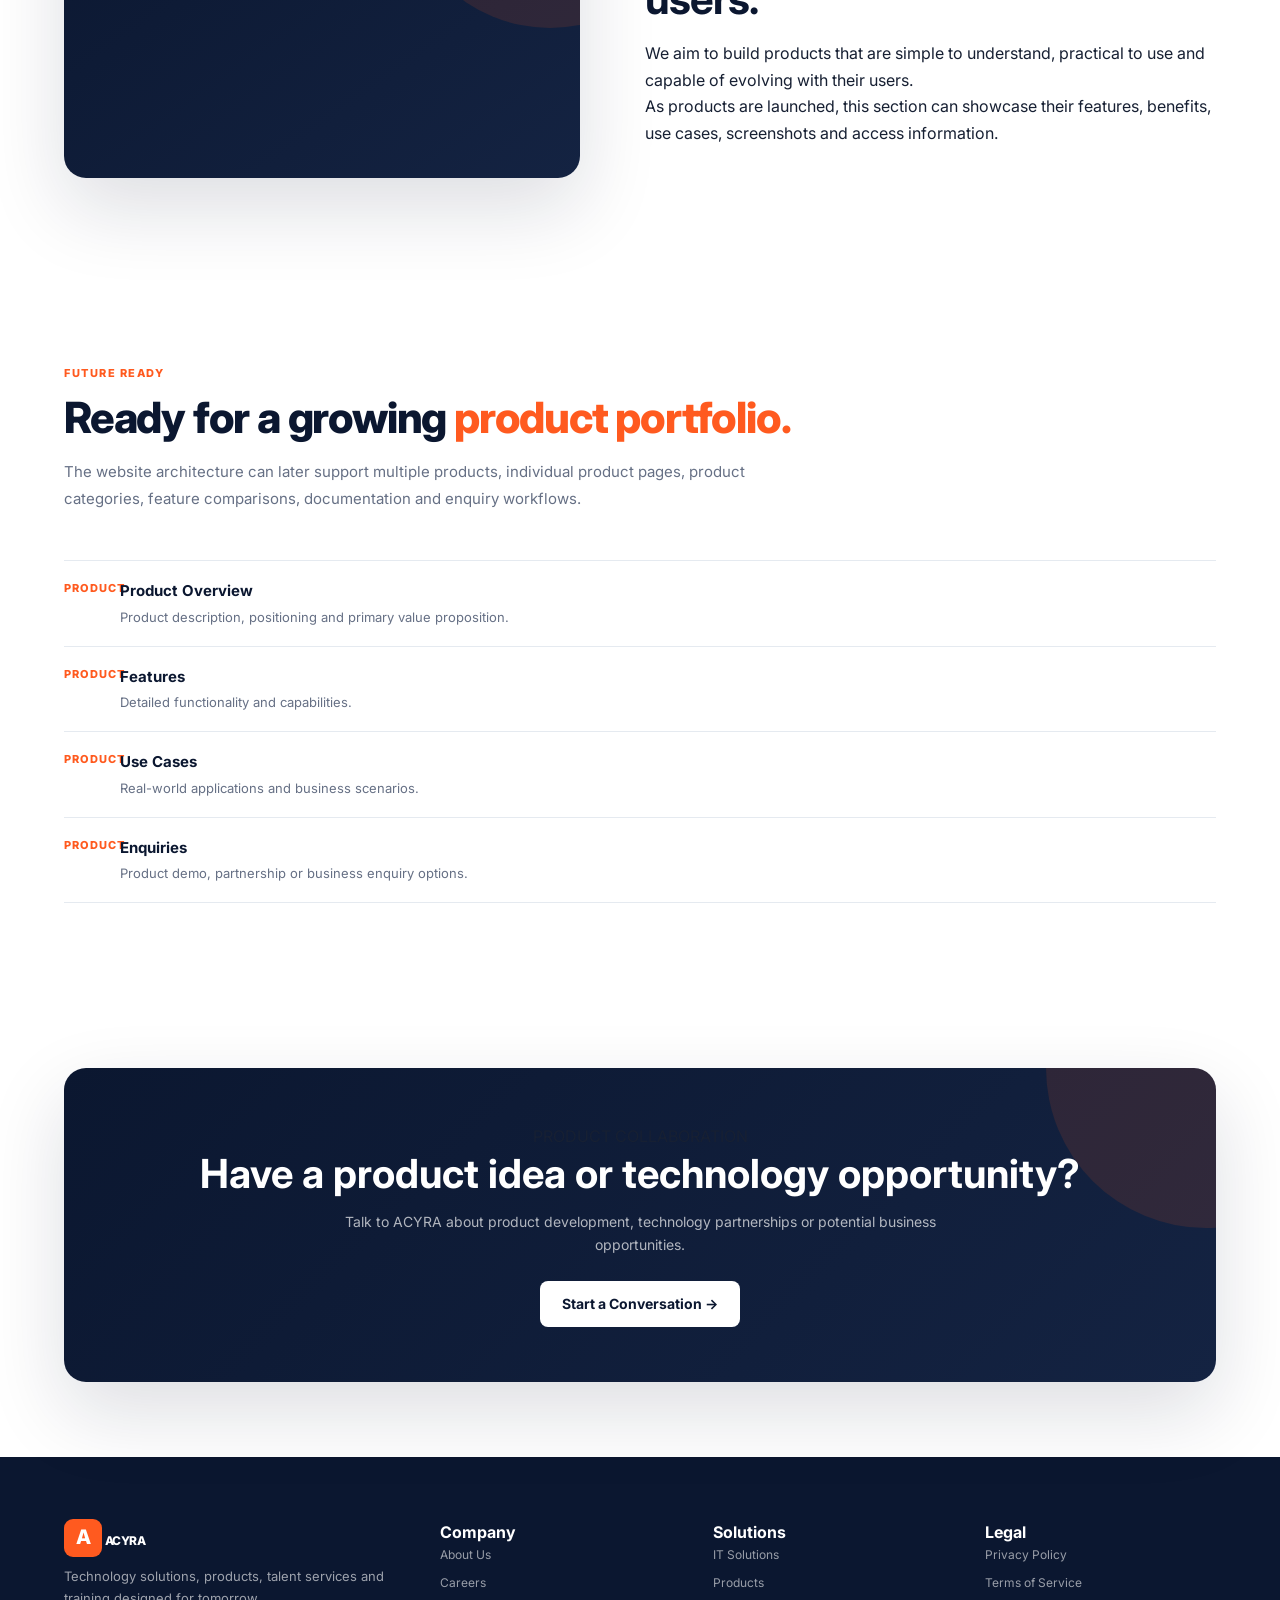
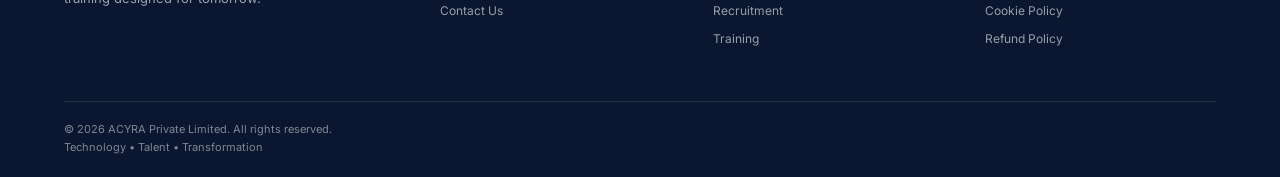
<file: products.html>
<!DOCTYPE html>
<html lang="en">

<head>

    <meta charset="UTF-8">

    <meta name="viewport" content="width=device-width, initial-scale=1.0">

    <title>Products | ACYRA Private Limited</title>

    <meta
        name="description"
        content="Explore technology products and product-based solutions being developed by ACYRA Private Limited."
    >

    <link rel="stylesheet" href="css/style.css">

</head>


<body>


<!-- =====================================================
     HEADER
===================================================== -->

<header class="header">

    <div class="container nav-container">


        <a href="index.html" class="brand">

            <span class="brand-icon">
                A
            </span>

            <span>
                ACYRA
            </span>

        </a>


        <button
            class="menu-button"
            id="menuButton"
            aria-label="Open navigation"
            aria-expanded="false">

            ☰

        </button>


        <nav
            class="navigation"
            id="navigation">


            <a href="index.html">
                Home
            </a>


            <a href="about.html">
                About
            </a>


            <a href="it-solutions.html">
                IT Solutions
            </a>


            <a
                href="products.html"
                class="active">

                Products

            </a>


            <a href="recruitment.html">
                Recruitment
            </a>


            <a href="training.html">
                Training & Placements
            </a>


            <a href="careers.html">
                Careers
            </a>


            <a
                href="contact.html"
                class="nav-cta">

                Contact Us

            </a>


        </nav>

    </div>

</header>



<!-- =====================================================
     MAIN
===================================================== -->

<main>


<!-- =====================================================
     HERO
===================================================== -->

<section class="hero">


    <div class="container hero-grid">


        <div class="hero-content">


            <div class="eyebrow">

                PRODUCT INNOVATION

            </div>


            <h1>

                Building technology
                <span>products for real-world needs.</span>

            </h1>


            <p>

                ACYRA is expanding beyond technology services
                to develop product-based solutions designed to
                address practical business and industry challenges.

            </p>


            <div class="hero-buttons">


                <a
                    href="#products"
                    class="button primary-button">

                    Explore Products

                </a>


                <a
                    href="contact.html"
                    class="button secondary-button">

                    Partner With Us

                </a>


            </div>


            <div class="hero-tags">

                <span>
                    Digital Products
                </span>

                <span>
                    Business Platforms
                </span>

                <span>
                    SaaS Solutions
                </span>

                <span>
                    AI-powered Products
                </span>

            </div>


        </div>



        <!-- HERO VISUAL -->

        <div class="hero-visual">


            <div class="visual-label">

                ACYRA PRODUCT ECOSYSTEM

            </div>


            <div class="ecosystem-card main-card">


                <small>
                    PRODUCT DEVELOPMENT
                </small>


                <h3>
                    Idea → Product
                </h3>


                <p>

                    Designing and developing technology
                    products that can solve specific
                    business and user problems.

                </p>


            </div>


            <div class="floating-card card-one">

                <span>
                    01
                </span>

                Identify

            </div>


            <div class="floating-card card-two">

                <span>
                    02
                </span>

                Design

            </div>


            <div class="floating-card card-three">

                <span>
                    03
                </span>

                Develop

            </div>


            <div class="floating-card card-four">

                <span>
                    04
                </span>

                Scale

            </div>


        </div>

    </div>

</section>



<!-- =====================================================
     INTRO
===================================================== -->

<section class="intro-section">


    <div class="container section-heading">


        <span class="section-label">

            PRODUCT PORTFOLIO

        </span>


        <h2>

            From services to
            <span>technology products.</span>

        </h2>


        <p>

            ACYRA is building a product ecosystem that can
            evolve alongside changing business requirements,
            technology trends and user expectations.

        </p>


    </div>

</section>



<!-- =====================================================
     PRODUCT SHOWCASE
===================================================== -->

<section
    class="products-preview"
    id="products">


    <div class="container">


        <div class="section-heading left-heading">


            <span class="section-label">

                CURRENT PRODUCT PORTFOLIO

            </span>


            <h2>

                Products will appear
                <span>here.</span>

            </h2>


            <p>

                This section is structured so that individual
                ACYRA products can be added as they are launched.

            </p>


        </div>



        <!-- PRODUCT PLACEHOLDER -->

        <div class="product-placeholder">


            <div>


                <span class="coming-soon">

                    PRODUCT PORTFOLIO

                </span>


                <h3>

                    Innovation in Progress.

                </h3>


                <p>

                    ACYRA's product portfolio is currently
                    being developed. Product information,
                    features, screenshots, use cases and
                    access details will be published here
                    as products become available.

                </p>


            </div>


            <a
                href="contact.html"
                class="button secondary-button">

                Discuss a Product Idea

            </a>


        </div>


    </div>

</section>



<!-- =====================================================
     PRODUCT TYPES
===================================================== -->

<section class="verticals">


    <div class="container">


        <div class="section-heading">


            <span class="section-label">

                PRODUCT CATEGORIES

            </span>


            <h2>

                What we can
                <span>build.</span>

            </h2>


            <p>

                The product portfolio can expand across
                different technology categories as new
                solutions are developed.

            </p>


        </div>



        <div class="cards-grid">


            <!-- DIGITAL PRODUCTS -->

            <article class="service-card">


                <div class="service-number">
                    01
                </div>


                <div class="service-icon">
                    ◇
                </div>


                <h3>
                    Digital Products
                </h3>


                <p>

                    Digital platforms and applications
                    designed to solve specific user
                    and business problems.

                </p>


                <ul>

                    <li>
                        Digital Platforms
                    </li>

                    <li>
                        Customer Applications
                    </li>

                    <li>
                        Business Tools
                    </li>

                    <li>
                        Workflow Solutions
                    </li>

                </ul>


            </article>



            <!-- SAAS -->

            <article class="service-card">


                <div class="service-number">
                    02
                </div>


                <div class="service-icon">
                    S
                </div>


                <h3>
                    SaaS Solutions
                </h3>


                <p>

                    Cloud-based software solutions
                    designed for organizations and
                    professional users.

                </p>


                <ul>

                    <li>
                        Cloud Applications
                    </li>

                    <li>
                        Subscription Platforms
                    </li>

                    <li>
                        Business Management Tools
                    </li>

                    <li>
                        Online Services
                    </li>

                </ul>


            </article>



            <!-- AI -->

            <article class="service-card">


                <div class="service-number">
                    03
                </div>


                <div class="service-icon">
                    AI
                </div>


                <h3>
                    AI-powered Products
                </h3>


                <p>

                    Technology products that use
                    artificial intelligence to improve
                    processes and user experiences.

                </p>


                <ul>

                    <li>
                        Intelligent Automation
                    </li>

                    <li>
                        AI Assistants
                    </li>

                    <li>
                        Data-driven Solutions
                    </li>

                    <li>
                        Intelligent Workflows
                    </li>

                </ul>


            </article>



            <!-- INDUSTRY -->

            <article class="service-card">


                <div class="service-number">
                    04
                </div>


                <div class="service-icon">
                    +
                </div>


                <h3>
                    Industry Solutions
                </h3>


                <p>

                    Specialized products designed
                    around requirements within specific
                    industries and business domains.

                </p>


                <ul>

                    <li>
                        Industry Platforms
                    </li>

                    <li>
                        Enterprise Solutions
                    </li>

                    <li>
                        Process Automation
                    </li>

                    <li>
                        Custom Product Concepts
                    </li>

                </ul>


            </article>


        </div>

    </div>

</section>



<!-- =====================================================
     PRODUCT DEVELOPMENT APPROACH
===================================================== -->

<section class="feature-section">


    <div class="container feature-grid">


        <div>


            <span class="section-label">

                PRODUCT DEVELOPMENT

            </span>


            <h2>

                Turning problems into
                <span>usable products.</span>

            </h2>


            <p>

                Successful products begin with understanding
                the problem they are expected to solve.

            </p>


            <p>

                ACYRA follows a practical product development
                approach focused on users, business requirements,
                technology feasibility and continuous improvement.

            </p>


        </div>



        <div class="feature-list">


            <div>

                <span>
                    01
                </span>

                <h4>
                    Problem Discovery
                </h4>

                <p>
                    Identify the problem and understand
                    the target users.
                </p>

            </div>


            <div>

                <span>
                    02
                </span>

                <h4>
                    Product Design
                </h4>

                <p>
                    Define features, workflows and
                    user experience.
                </p>

            </div>


            <div>

                <span>
                    03
                </span>

                <h4>
                    Product Development
                </h4>

                <p>
                    Develop and test the technology
                    product.
                </p>

            </div>


            <div>

                <span>
                    04
                </span>

                <h4>
                    Continuous Improvement
                </h4>

                <p>
                    Improve the product based on
                    feedback and changing needs.
                </p>

            </div>


        </div>

    </div>

</section>



<!-- =====================================================
     PRODUCT FEATURES
===================================================== -->

<section class="talent-section">


    <div class="container feature-grid">


        <div class="talent-panel">


            <div>

                <strong>
                    User
                </strong>

                <span>
                    Experience Focus
                </span>

            </div>


            <div>

                <strong>
                    Scalable
                </strong>

                <span>
                    Technology Architecture
                </span>

            </div>


            <div>

                <strong>
                    Secure
                </strong>

                <span>
                    Responsible Technology
                </span>

            </div>


            <div>

                <strong>
                    Flexible
                </strong>

                <span>
                    Evolving Product Design
                </span>

            </div>


        </div>



        <div>


            <span class="section-label">

                PRODUCT PRINCIPLES

            </span>


            <h2>

                Products designed around
                <span>real users.</span>

            </h2>


            <p>

                We aim to build products that are simple
                to understand, practical to use and capable
                of evolving with their users.

            </p>


            <p>

                As products are launched, this section can
                showcase their features, benefits, use cases,
                screenshots and access information.

            </p>


        </div>


    </div>

</section>



<!-- =====================================================
     FUTURE PRODUCT STRUCTURE
===================================================== -->

<section class="products-preview">


    <div class="container">


        <div class="section-heading left-heading">


            <span class="section-label">

                FUTURE READY

            </span>


            <h2>

                Ready for a growing
                <span>product portfolio.</span>

            </h2>


            <p>

                The website architecture can later support
                multiple products, individual product pages,
                product categories, feature comparisons,
                documentation and enquiry workflows.

            </p>


        </div>



        <div class="feature-list">


            <div>

                <span>
                    PRODUCT
                </span>

                <h4>
                    Product Overview
                </h4>

                <p>
                    Product description, positioning
                    and primary value proposition.
                </p>

            </div>


            <div>

                <span>
                    PRODUCT
                </span>

                <h4>
                    Features
                </h4>

                <p>
                    Detailed functionality and
                    capabilities.
                </p>

            </div>


            <div>

                <span>
                    PRODUCT
                </span>

                <h4>
                    Use Cases
                </h4>

                <p>
                    Real-world applications and
                    business scenarios.
                </p>

            </div>


            <div>

                <span>
                    PRODUCT
                </span>

                <h4>
                    Enquiries
                </h4>

                <p>
                    Product demo, partnership or
                    business enquiry options.
                </p>

            </div>


        </div>

    </div>

</section>



<!-- =====================================================
     PRODUCT PARTNERSHIP CTA
===================================================== -->

<section class="cta-section">


    <div class="container cta-box">


        <div>


            <span>
                PRODUCT COLLABORATION
            </span>


            <h2>

                Have a product idea or
                technology opportunity?

            </h2>


            <p>

                Talk to ACYRA about product development,
                technology partnerships or potential
                business opportunities.

            </p>


        </div>


        <a
            href="contact.html"
            class="button light-button">

            Start a Conversation →

        </a>


    </div>

</section>


</main>



<!-- =====================================================
     FOOTER
===================================================== -->

<footer class="footer">


    <div class="container footer-grid">


        <div class="footer-brand">


            <a
                href="index.html"
                class="brand footer-logo">


                <span class="brand-icon">
                    A
                </span>


                <span>
                    ACYRA
                </span>


            </a>


            <p>

                Technology solutions, products, talent
                services and training designed for tomorrow.

            </p>


        </div>



        <div>


            <h4>
                Company
            </h4>


            <a href="about.html">
                About Us
            </a>


            <a href="careers.html">
                Careers
            </a>


            <a href="contact.html">
                Contact Us
            </a>


        </div>



        <div>


            <h4>
                Solutions
            </h4>


            <a href="it-solutions.html">
                IT Solutions
            </a>


            <a href="products.html">
                Products
            </a>


            <a href="recruitment.html">
                Recruitment
            </a>


            <a href="training.html">
                Training
            </a>


        </div>



        <div>


            <h4>
                Legal
            </h4>


            <a href="privacy.html">
                Privacy Policy
            </a>


            <a href="terms.html">
                Terms of Service
            </a>


            <a href="#">
                Cookie Policy
            </a>


            <a href="#">
                Refund Policy
            </a>


        </div>


    </div>



    <div class="container footer-bottom">


        <p>
            © 2026 ACYRA Private Limited. All rights reserved.
        </p>


        <p>
            Technology • Talent • Transformation
        </p>


    </div>


</footer>



<script src="js/script.js"></script>


</body>

</html>
</file>
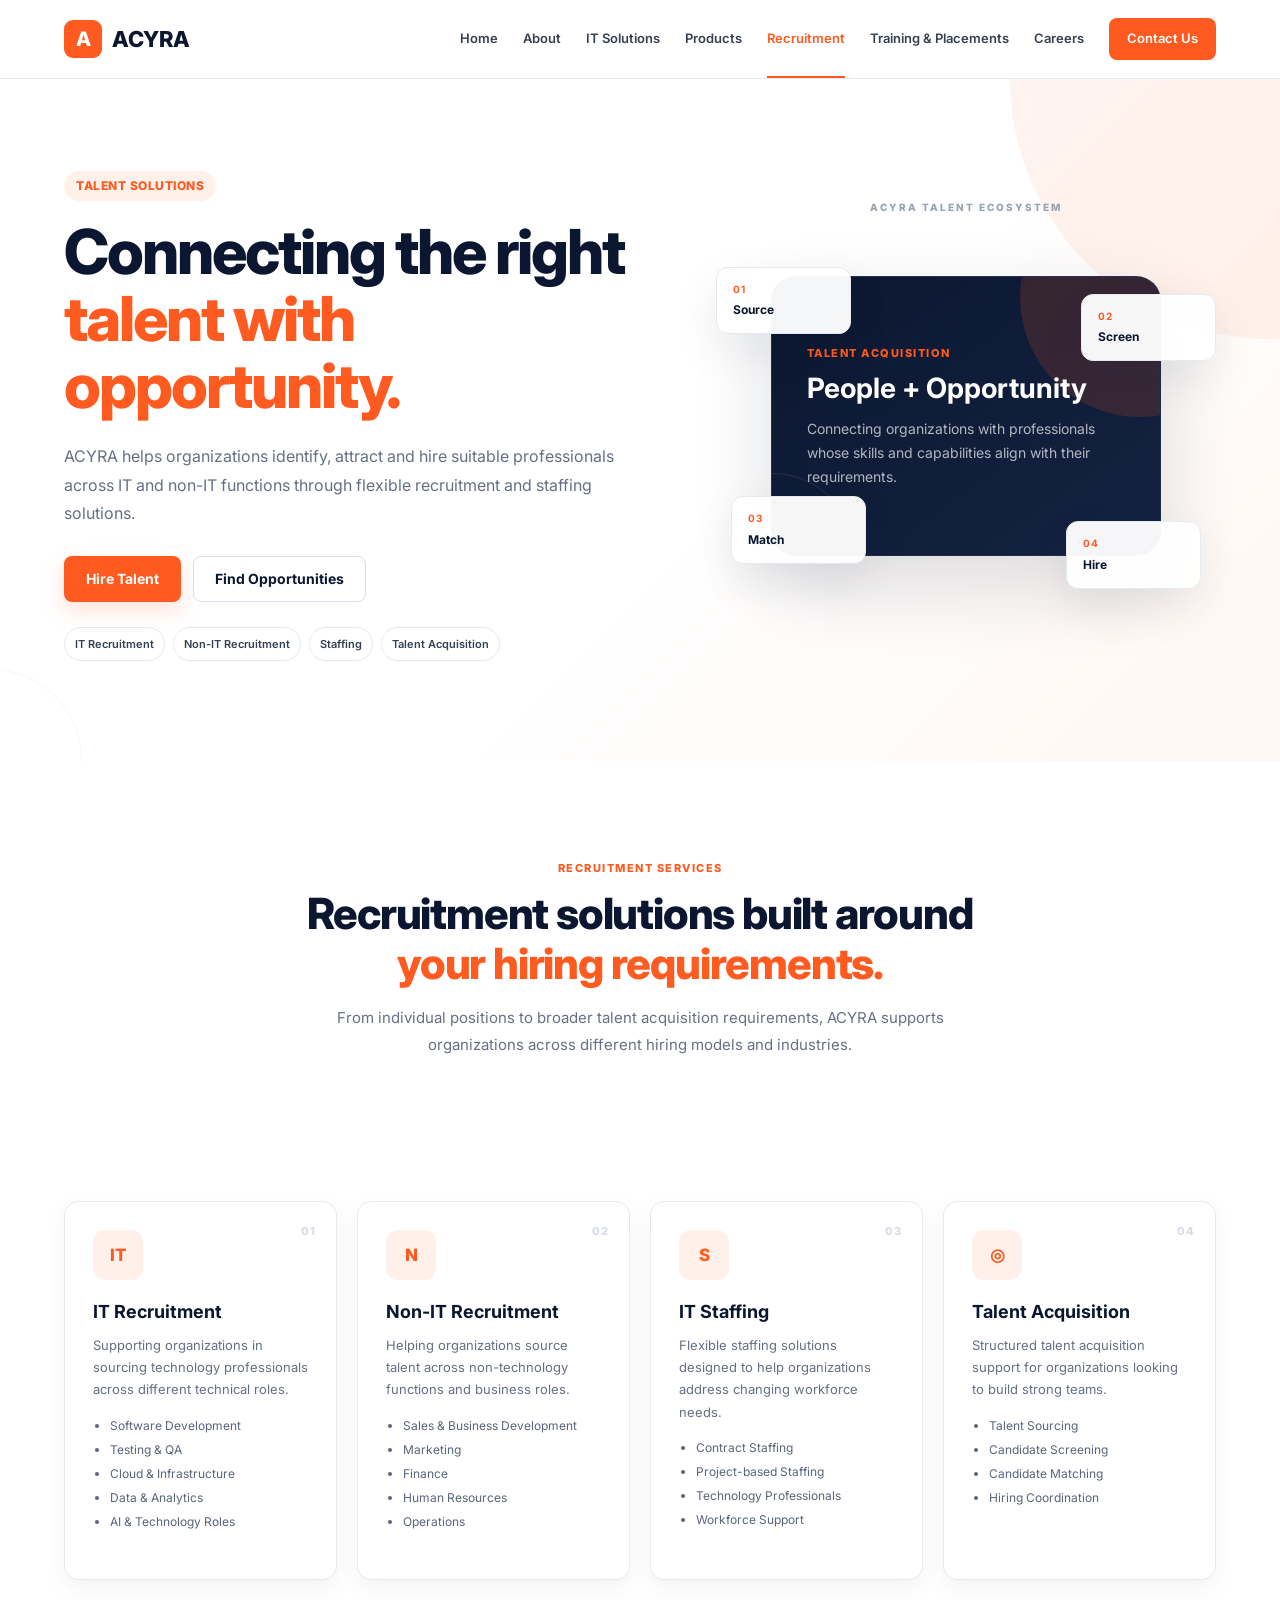
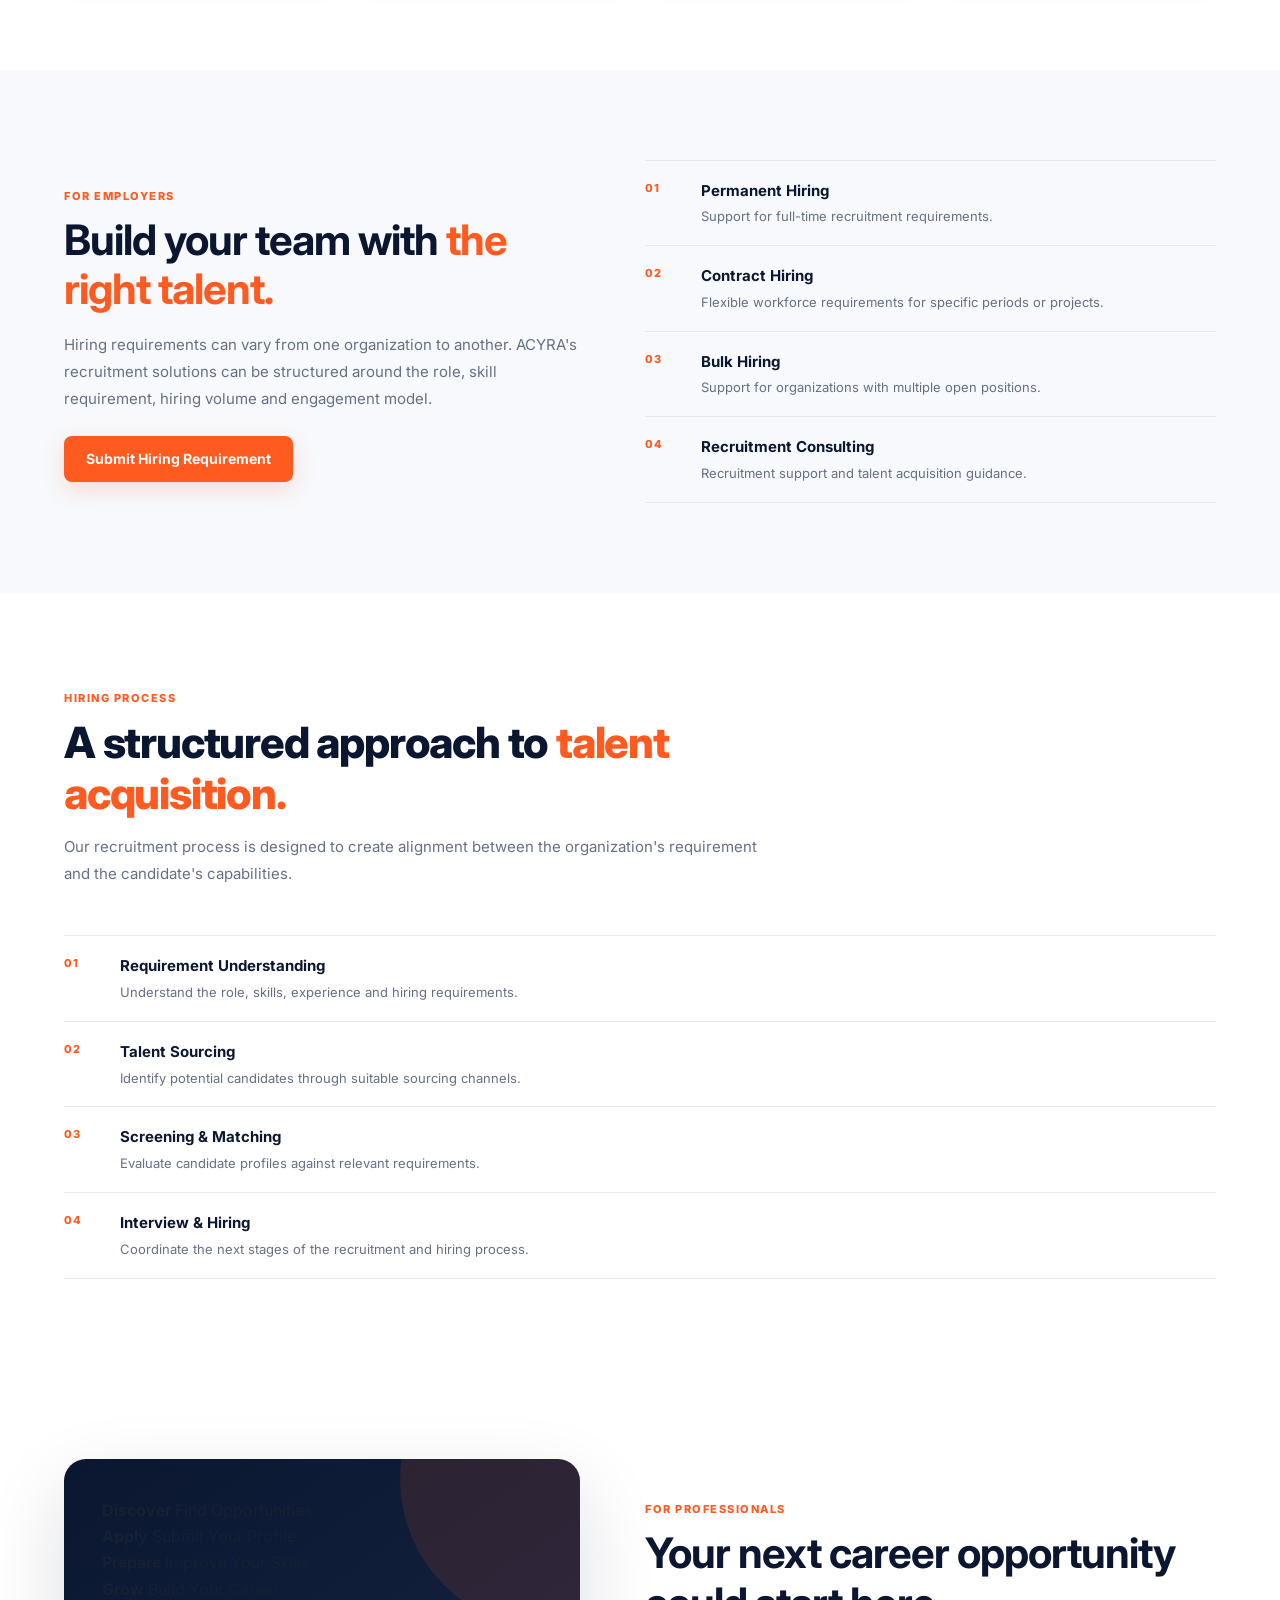
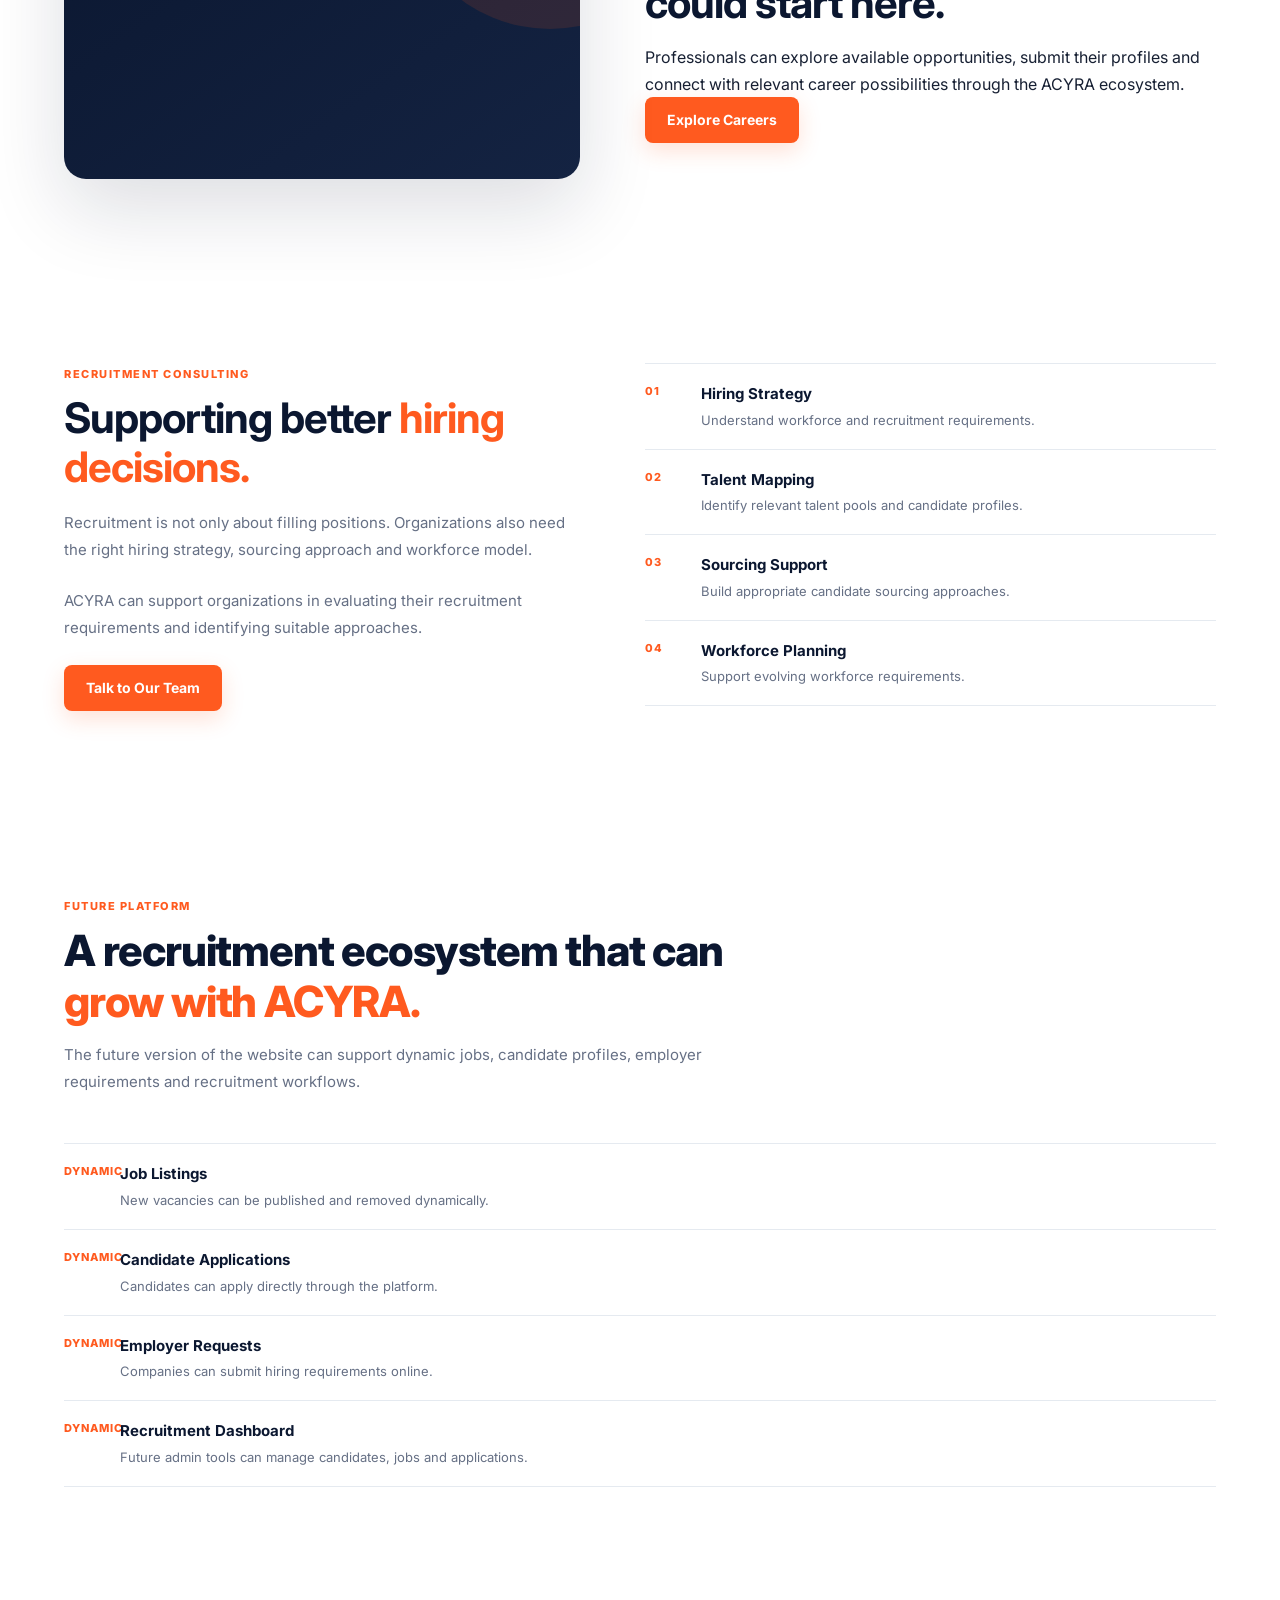
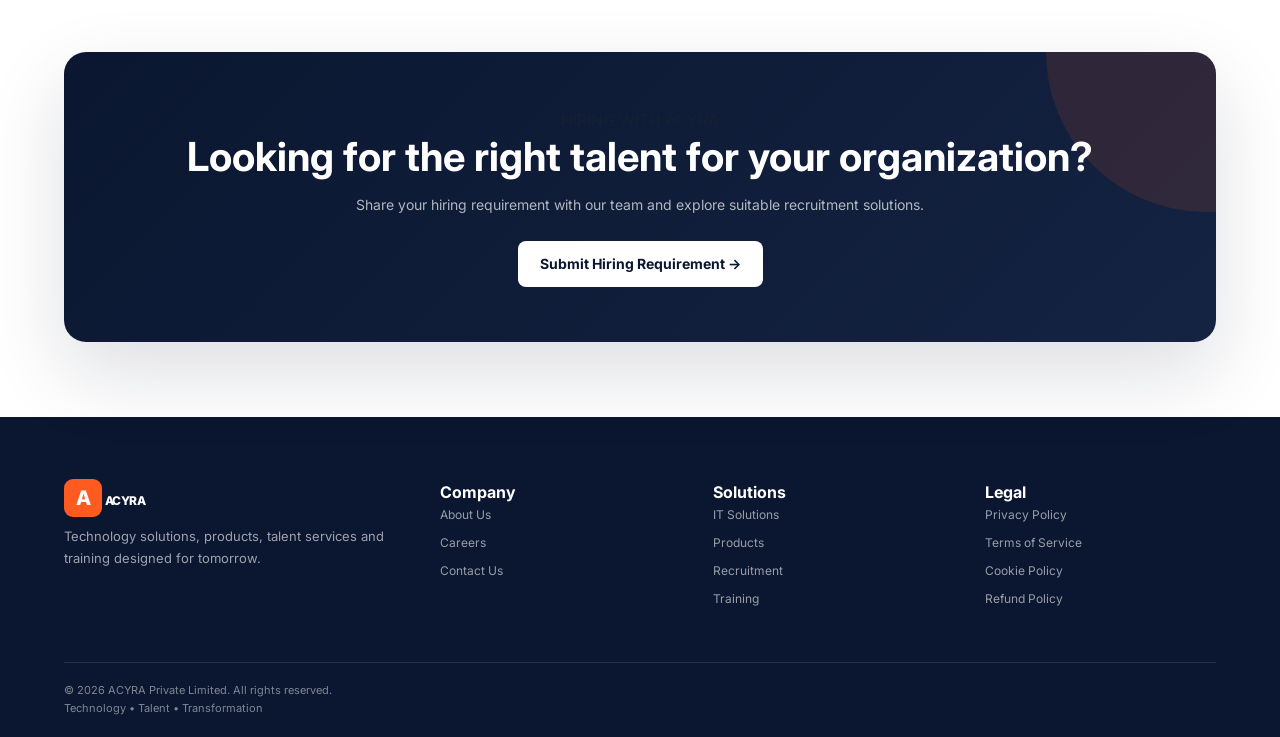
<file: recruitment.html>
<!DOCTYPE html>
<html lang="en">

<head>

    <meta charset="UTF-8">

    <meta name="viewport" content="width=device-width, initial-scale=1.0">

    <title>Recruitment Services | ACYRA Private Limited</title>

    <meta
        name="description"
        content="ACYRA provides IT recruitment, non-IT recruitment, staffing, permanent and contract hiring, talent acquisition and recruitment consulting services."
    >

    <link rel="stylesheet" href="css/style.css">

</head>


<body>


<!-- =====================================================
     HEADER
===================================================== -->

<header class="header">

    <div class="container nav-container">


        <a href="index.html" class="brand">

            <span class="brand-icon">
                A
            </span>

            <span>
                ACYRA
            </span>

        </a>


        <button
            class="menu-button"
            id="menuButton"
            aria-label="Open navigation"
            aria-expanded="false">

            ☰

        </button>


        <nav
            class="navigation"
            id="navigation">


            <a href="index.html">
                Home
            </a>


            <a href="about.html">
                About
            </a>


            <a href="it-solutions.html">
                IT Solutions
            </a>


            <a href="products.html">
                Products
            </a>


            <a
                href="recruitment.html"
                class="active">

                Recruitment

            </a>


            <a href="training.html">
                Training & Placements
            </a>


            <a href="careers.html">
                Careers
            </a>


            <a
                href="contact.html"
                class="nav-cta">

                Contact Us

            </a>


        </nav>

    </div>

</header>



<!-- =====================================================
     MAIN
===================================================== -->

<main>


<!-- =====================================================
     HERO
===================================================== -->

<section class="hero">


    <div class="container hero-grid">


        <div class="hero-content">


            <div class="eyebrow">

                TALENT SOLUTIONS

            </div>


            <h1>

                Connecting the right
                <span>talent with opportunity.</span>

            </h1>


            <p>

                ACYRA helps organizations identify, attract and
                hire suitable professionals across IT and non-IT
                functions through flexible recruitment and staffing
                solutions.

            </p>


            <div class="hero-buttons">


                <a
                    href="contact.html"
                    class="button primary-button">

                    Hire Talent

                </a>


                <a
                    href="careers.html"
                    class="button secondary-button">

                    Find Opportunities

                </a>


            </div>


            <div class="hero-tags">

                <span>
                    IT Recruitment
                </span>

                <span>
                    Non-IT Recruitment
                </span>

                <span>
                    Staffing
                </span>

                <span>
                    Talent Acquisition
                </span>

            </div>


        </div>



        <!-- HERO VISUAL -->

        <div class="hero-visual">


            <div class="visual-label">

                ACYRA TALENT ECOSYSTEM

            </div>


            <div class="ecosystem-card main-card">


                <small>
                    TALENT ACQUISITION
                </small>


                <h3>
                    People + Opportunity
                </h3>


                <p>

                    Connecting organizations with
                    professionals whose skills and
                    capabilities align with their requirements.

                </p>


            </div>


            <div class="floating-card card-one">

                <span>
                    01
                </span>

                Source

            </div>


            <div class="floating-card card-two">

                <span>
                    02
                </span>

                Screen

            </div>


            <div class="floating-card card-three">

                <span>
                    03
                </span>

                Match

            </div>


            <div class="floating-card card-four">

                <span>
                    04
                </span>

                Hire

            </div>


        </div>

    </div>

</section>



<!-- =====================================================
     INTRO
===================================================== -->

<section class="intro-section">


    <div class="container section-heading">


        <span class="section-label">

            RECRUITMENT SERVICES

        </span>


        <h2>

            Recruitment solutions built around
            <span>your hiring requirements.</span>

        </h2>


        <p>

            From individual positions to broader talent acquisition
            requirements, ACYRA supports organizations across
            different hiring models and industries.

        </p>


    </div>

</section>



<!-- =====================================================
     RECRUITMENT SERVICES
===================================================== -->

<section class="verticals">


    <div class="container cards-grid">


        <!-- IT RECRUITMENT -->

        <article class="service-card">


            <div class="service-number">
                01
            </div>


            <div class="service-icon">
                IT
            </div>


            <h3>
                IT Recruitment
            </h3>


            <p>

                Supporting organizations in sourcing technology
                professionals across different technical roles.

            </p>


            <ul>

                <li>
                    Software Development
                </li>

                <li>
                    Testing & QA
                </li>

                <li>
                    Cloud & Infrastructure
                </li>

                <li>
                    Data & Analytics
                </li>

                <li>
                    AI & Technology Roles
                </li>

            </ul>


        </article>



        <!-- NON IT -->

        <article class="service-card">


            <div class="service-number">
                02
            </div>


            <div class="service-icon">
                N
            </div>


            <h3>
                Non-IT Recruitment
            </h3>


            <p>

                Helping organizations source talent across
                non-technology functions and business roles.

            </p>


            <ul>

                <li>
                    Sales & Business Development
                </li>

                <li>
                    Marketing
                </li>

                <li>
                    Finance
                </li>

                <li>
                    Human Resources
                </li>

                <li>
                    Operations
                </li>

            </ul>


        </article>



        <!-- STAFFING -->

        <article class="service-card">


            <div class="service-number">
                03
            </div>


            <div class="service-icon">
                S
            </div>


            <h3>
                IT Staffing
            </h3>


            <p>

                Flexible staffing solutions designed to help
                organizations address changing workforce needs.

            </p>


            <ul>

                <li>
                    Contract Staffing
                </li>

                <li>
                    Project-based Staffing
                </li>

                <li>
                    Technology Professionals
                </li>

                <li>
                    Workforce Support
                </li>

            </ul>


        </article>



        <!-- TALENT ACQUISITION -->

        <article class="service-card">


            <div class="service-number">
                04
            </div>


            <div class="service-icon">
                ◎
            </div>


            <h3>
                Talent Acquisition
            </h3>


            <p>

                Structured talent acquisition support for
                organizations looking to build strong teams.

            </p>


            <ul>

                <li>
                    Talent Sourcing
                </li>

                <li>
                    Candidate Screening
                </li>

                <li>
                    Candidate Matching
                </li>

                <li>
                    Hiring Coordination
                </li>

            </ul>


        </article>


    </div>

</section>



<!-- =====================================================
     EMPLOYER SOLUTIONS
===================================================== -->

<section class="feature-section">


    <div class="container feature-grid">


        <div>


            <span class="section-label">

                FOR EMPLOYERS

            </span>


            <h2>

                Build your team with
                <span>the right talent.</span>

            </h2>


            <p>

                Hiring requirements can vary from one organization
                to another. ACYRA's recruitment solutions can be
                structured around the role, skill requirement,
                hiring volume and engagement model.

            </p>


            <a
                href="contact.html"
                class="button primary-button">

                Submit Hiring Requirement

            </a>


        </div>



        <div class="feature-list">


            <div>

                <span>
                    01
                </span>

                <h4>
                    Permanent Hiring
                </h4>

                <p>
                    Support for full-time recruitment
                    requirements.
                </p>

            </div>


            <div>

                <span>
                    02
                </span>

                <h4>
                    Contract Hiring
                </h4>

                <p>
                    Flexible workforce requirements
                    for specific periods or projects.
                </p>

            </div>


            <div>

                <span>
                    03
                </span>

                <h4>
                    Bulk Hiring
                </h4>

                <p>
                    Support for organizations with
                    multiple open positions.
                </p>

            </div>


            <div>

                <span>
                    04
                </span>

                <h4>
                    Recruitment Consulting
                </h4>

                <p>
                    Recruitment support and talent
                    acquisition guidance.
                </p>

            </div>


        </div>

    </div>

</section>



<!-- =====================================================
     HIRING PROCESS
===================================================== -->

<section class="products-preview">


    <div class="container">


        <div class="section-heading left-heading">


            <span class="section-label">

                HIRING PROCESS

            </span>


            <h2>

                A structured approach to
                <span>talent acquisition.</span>

            </h2>


            <p>

                Our recruitment process is designed to create
                alignment between the organization's requirement
                and the candidate's capabilities.

            </p>


        </div>



        <div class="feature-list">


            <div>

                <span>
                    01
                </span>

                <h4>
                    Requirement Understanding
                </h4>

                <p>
                    Understand the role, skills, experience
                    and hiring requirements.
                </p>

            </div>


            <div>

                <span>
                    02
                </span>

                <h4>
                    Talent Sourcing
                </h4>

                <p>
                    Identify potential candidates through
                    suitable sourcing channels.
                </p>

            </div>


            <div>

                <span>
                    03
                </span>

                <h4>
                    Screening & Matching
                </h4>

                <p>
                    Evaluate candidate profiles against
                    relevant requirements.
                </p>

            </div>


            <div>

                <span>
                    04
                </span>

                <h4>
                    Interview & Hiring
                </h4>

                <p>
                    Coordinate the next stages of the
                    recruitment and hiring process.
                </p>

            </div>


        </div>

    </div>

</section>



<!-- =====================================================
     CANDIDATE SIDE
===================================================== -->

<section class="talent-section">


    <div class="container feature-grid">


        <div class="talent-panel">


            <div>

                <strong>
                    Discover
                </strong>

                <span>
                    Find Opportunities
                </span>

            </div>


            <div>

                <strong>
                    Apply
                </strong>

                <span>
                    Submit Your Profile
                </span>

            </div>


            <div>

                <strong>
                    Prepare
                </strong>

                <span>
                    Improve Your Skills
                </span>

            </div>


            <div>

                <strong>
                    Grow
                </strong>

                <span>
                    Build Your Career
                </span>

            </div>


        </div>



        <div>


            <span class="section-label">

                FOR PROFESSIONALS

            </span>


            <h2>

                Your next career opportunity
                <span>could start here.</span>

            </h2>


            <p>

                Professionals can explore available opportunities,
                submit their profiles and connect with relevant
                career possibilities through the ACYRA ecosystem.

            </p>


            <a
                href="careers.html"
                class="button primary-button">

                Explore Careers

            </a>


        </div>


    </div>

</section>



<!-- =====================================================
     RECRUITMENT CONSULTING
===================================================== -->

<section class="feature-section">


    <div class="container feature-grid">


        <div>


            <span class="section-label">

                RECRUITMENT CONSULTING

            </span>


            <h2>

                Supporting better
                <span>hiring decisions.</span>

            </h2>


            <p>

                Recruitment is not only about filling positions.
                Organizations also need the right hiring strategy,
                sourcing approach and workforce model.

            </p>


            <p>

                ACYRA can support organizations in evaluating
                their recruitment requirements and identifying
                suitable approaches.

            </p>


            <a
                href="contact.html"
                class="button primary-button">

                Talk to Our Team

            </a>


        </div>



        <div class="feature-list">


            <div>

                <span>
                    01
                </span>

                <h4>
                    Hiring Strategy
                </h4>

                <p>
                    Understand workforce and recruitment
                    requirements.
                </p>

            </div>


            <div>

                <span>
                    02
                </span>

                <h4>
                    Talent Mapping
                </h4>

                <p>
                    Identify relevant talent pools and
                    candidate profiles.
                </p>

            </div>


            <div>

                <span>
                    03
                </span>

                <h4>
                    Sourcing Support
                </h4>

                <p>
                    Build appropriate candidate sourcing
                    approaches.
                </p>

            </div>


            <div>

                <span>
                    04
                </span>

                <h4>
                    Workforce Planning
                </h4>

                <p>
                    Support evolving workforce requirements.
                </p>

            </div>


        </div>

    </div>

</section>



<!-- =====================================================
     FUTURE DYNAMIC JOB PLATFORM
===================================================== -->

<section class="products-preview">


    <div class="container">


        <div class="section-heading left-heading">


            <span class="section-label">

                FUTURE PLATFORM

            </span>


            <h2>

                A recruitment ecosystem that can
                <span>grow with ACYRA.</span>

            </h2>


            <p>

                The future version of the website can support
                dynamic jobs, candidate profiles, employer
                requirements and recruitment workflows.

            </p>


        </div>



        <div class="feature-list">


            <div>

                <span>
                    DYNAMIC
                </span>

                <h4>
                    Job Listings
                </h4>

                <p>
                    New vacancies can be published and
                    removed dynamically.
                </p>

            </div>


            <div>

                <span>
                    DYNAMIC
                </span>

                <h4>
                    Candidate Applications
                </h4>

                <p>
                    Candidates can apply directly
                    through the platform.
                </p>

            </div>


            <div>

                <span>
                    DYNAMIC
                </span>

                <h4>
                    Employer Requests
                </h4>

                <p>
                    Companies can submit hiring
                    requirements online.
                </p>

            </div>


            <div>

                <span>
                    DYNAMIC
                </span>

                <h4>
                    Recruitment Dashboard
                </h4>

                <p>
                    Future admin tools can manage
                    candidates, jobs and applications.
                </p>

            </div>


        </div>

    </div>

</section>



<!-- =====================================================
     CTA
===================================================== -->

<section class="cta-section">


    <div class="container cta-box">


        <div>


            <span>
                HIRING WITH ACYRA
            </span>


            <h2>

                Looking for the right
                talent for your organization?

            </h2>


            <p>

                Share your hiring requirement with our team
                and explore suitable recruitment solutions.

            </p>


        </div>


        <a
            href="contact.html"
            class="button light-button">

            Submit Hiring Requirement →

        </a>


    </div>

</section>


</main>



<!-- =====================================================
     FOOTER
===================================================== -->

<footer class="footer">


    <div class="container footer-grid">


        <div class="footer-brand">


            <a
                href="index.html"
                class="brand footer-logo">


                <span class="brand-icon">
                    A
                </span>


                <span>
                    ACYRA
                </span>


            </a>


            <p>

                Technology solutions, products, talent
                services and training designed for tomorrow.

            </p>


        </div>



        <div>


            <h4>
                Company
            </h4>


            <a href="about.html">
                About Us
            </a>


            <a href="careers.html">
                Careers
            </a>


            <a href="contact.html">
                Contact Us
            </a>


        </div>



        <div>


            <h4>
                Solutions
            </h4>


            <a href="it-solutions.html">
                IT Solutions
            </a>


            <a href="products.html">
                Products
            </a>


            <a href="recruitment.html">
                Recruitment
            </a>


            <a href="training.html">
                Training
            </a>


        </div>



        <div>


            <h4>
                Legal
            </h4>


            <a href="privacy.html">
                Privacy Policy
            </a>


            <a href="terms.html">
                Terms of Service
            </a>


            <a href="#">
                Cookie Policy
            </a>


            <a href="#">
                Refund Policy
            </a>


        </div>


    </div>



    <div class="container footer-bottom">


        <p>
            © 2026 ACYRA Private Limited. All rights reserved.
        </p>


        <p>
            Technology • Talent • Transformation
        </p>


    </div>


</footer>



<script src="js/script.js"></script>


</body>

</html>
</file>
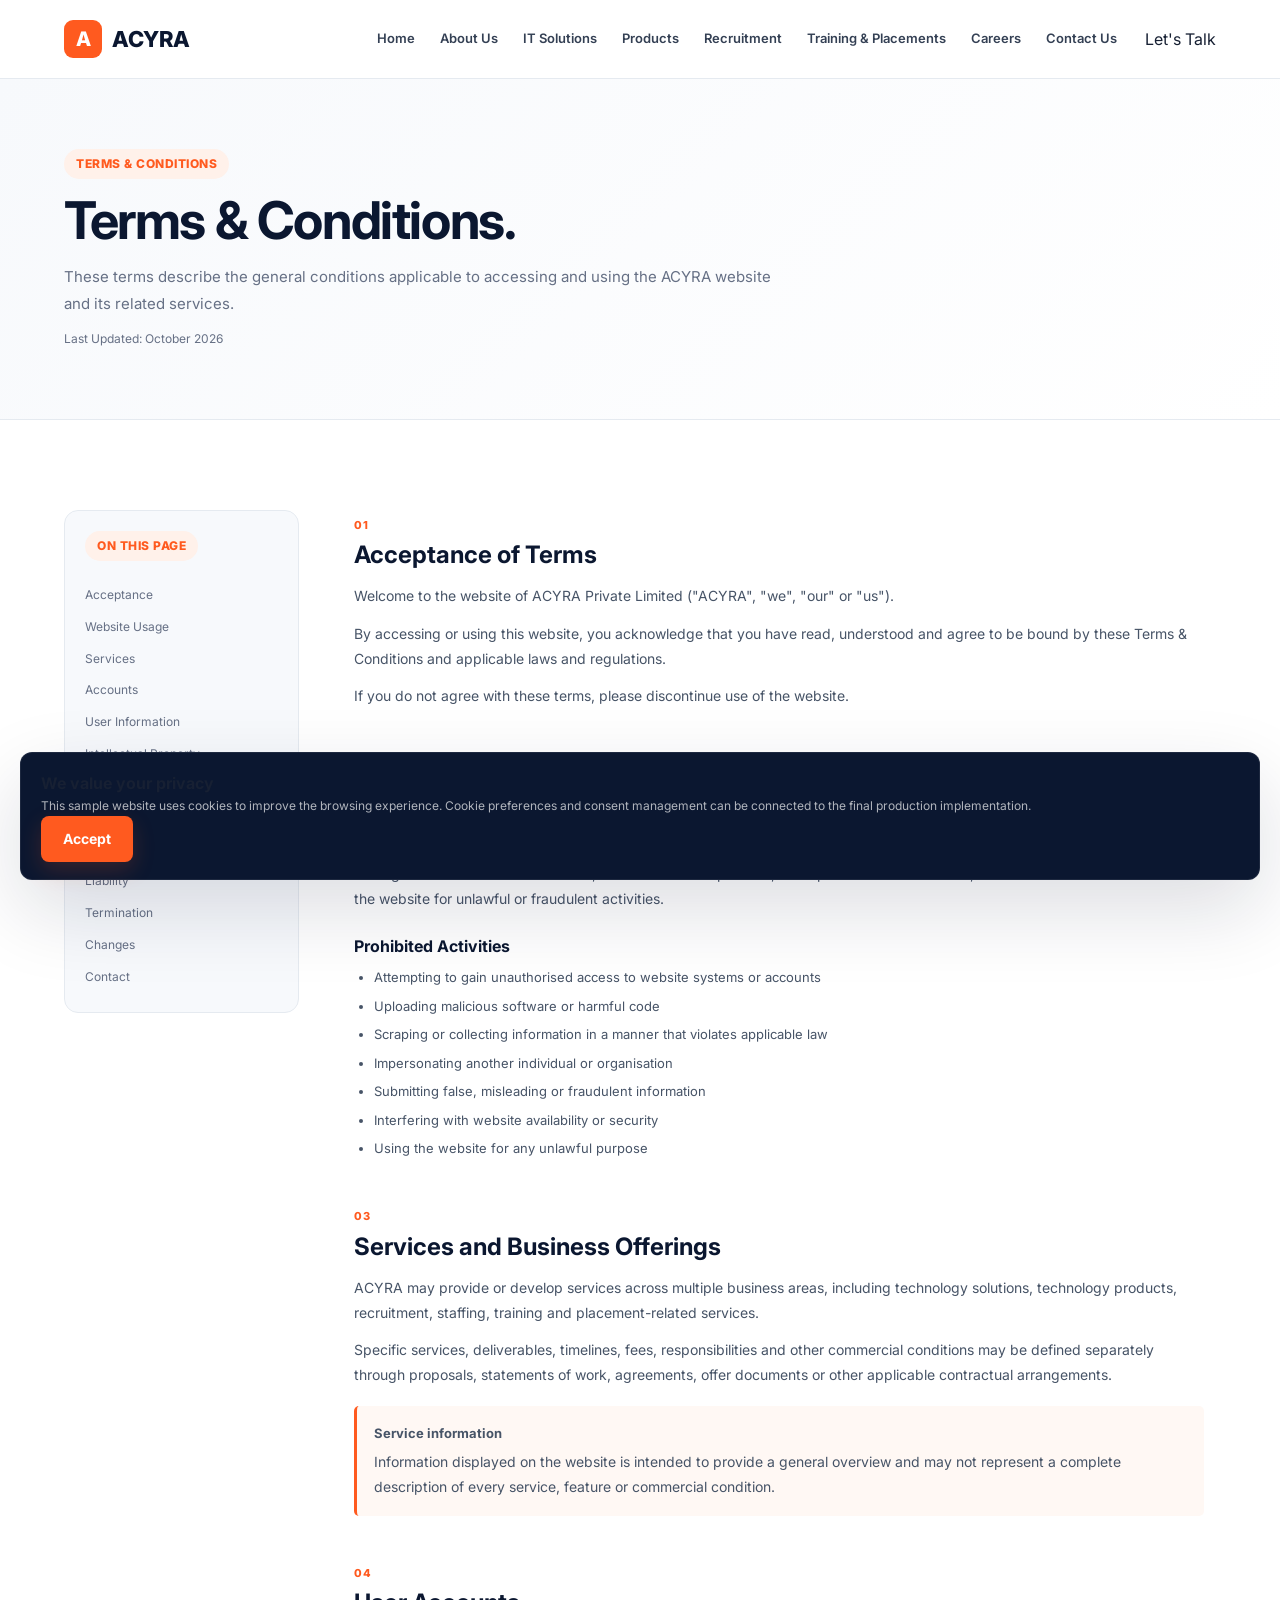
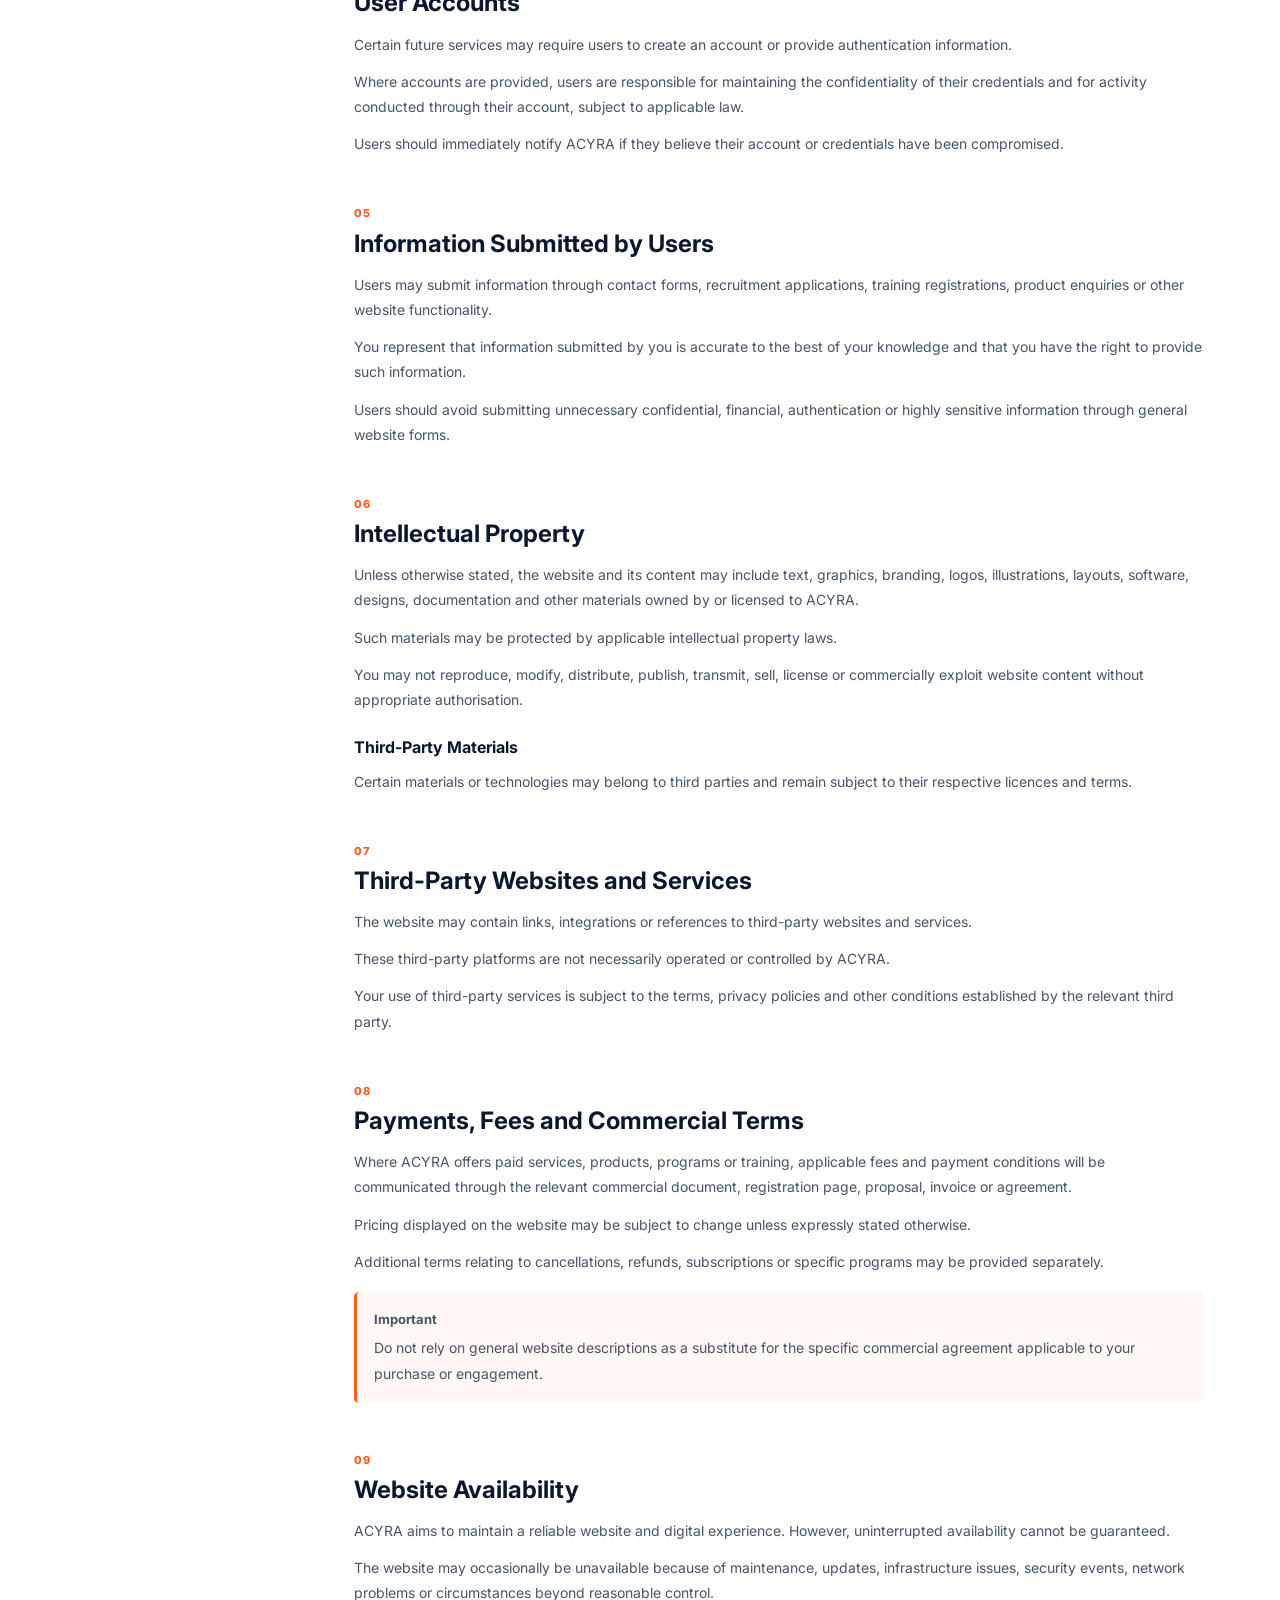
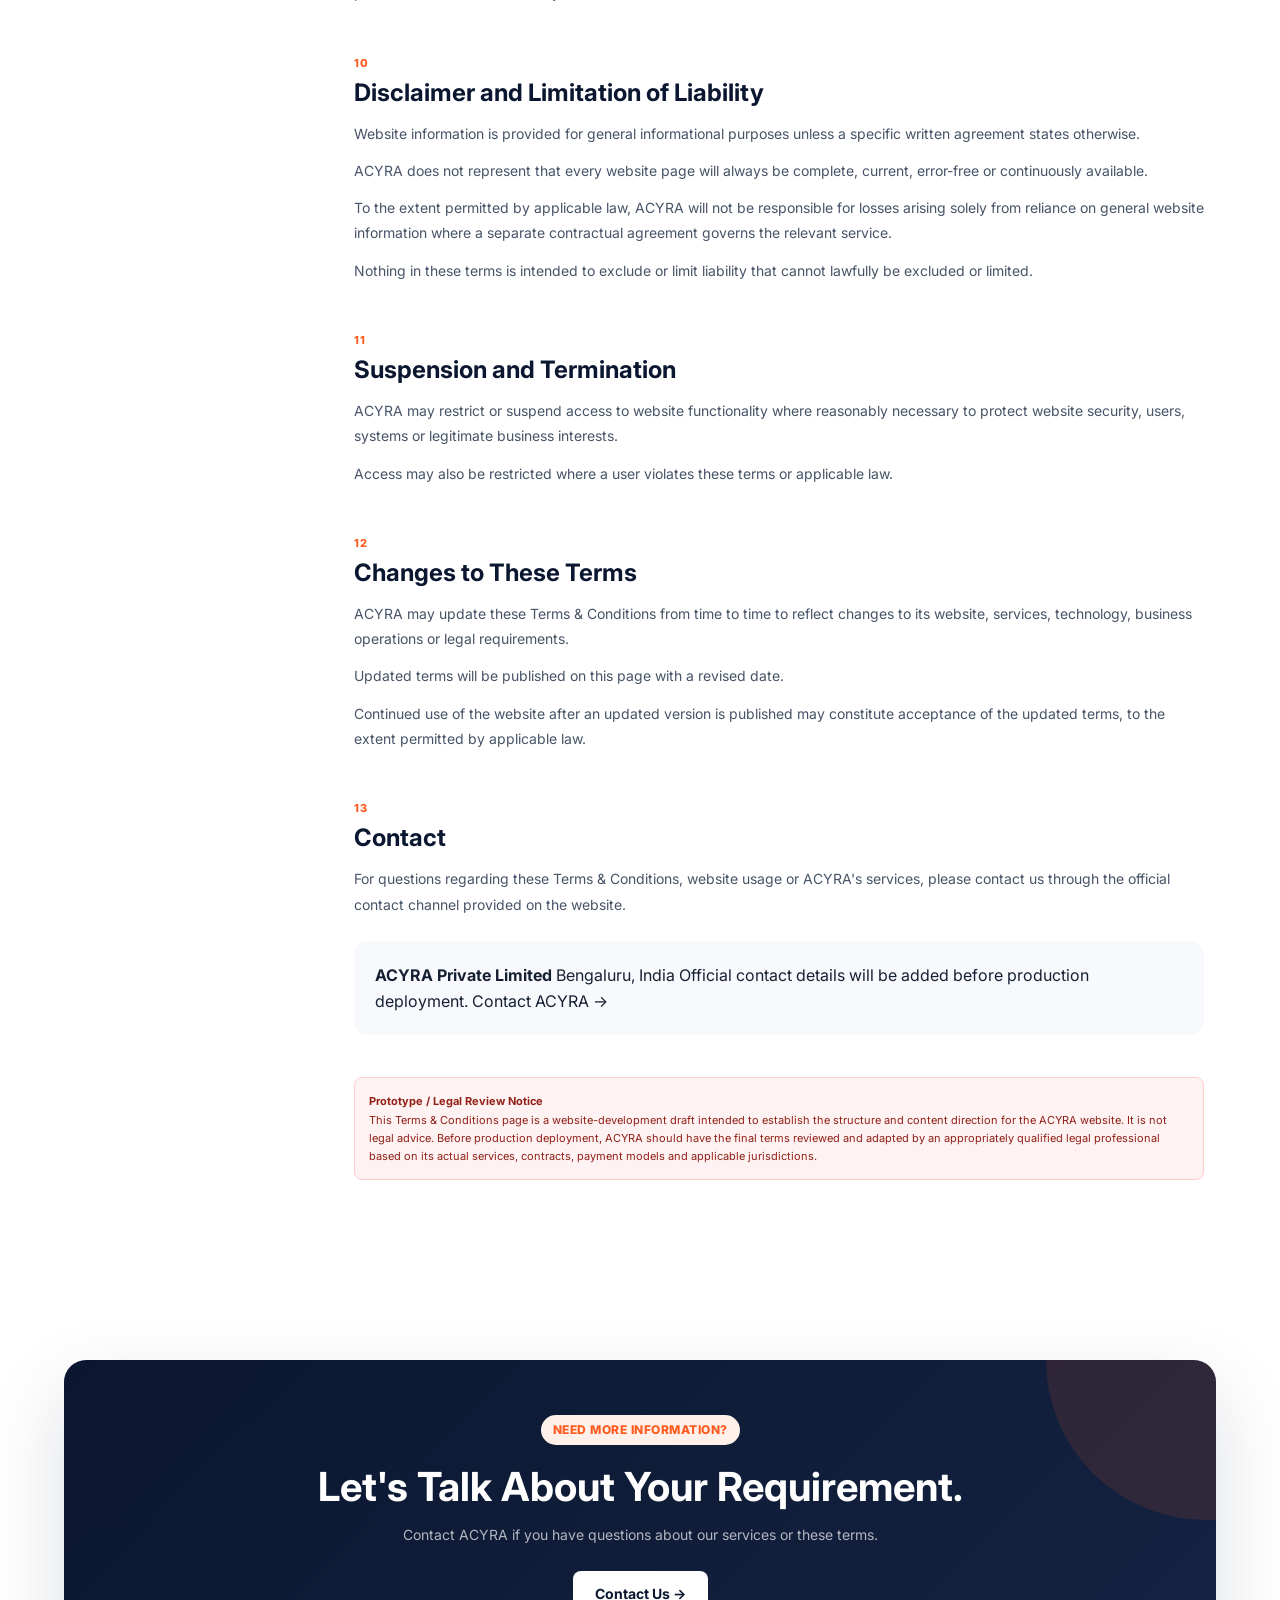
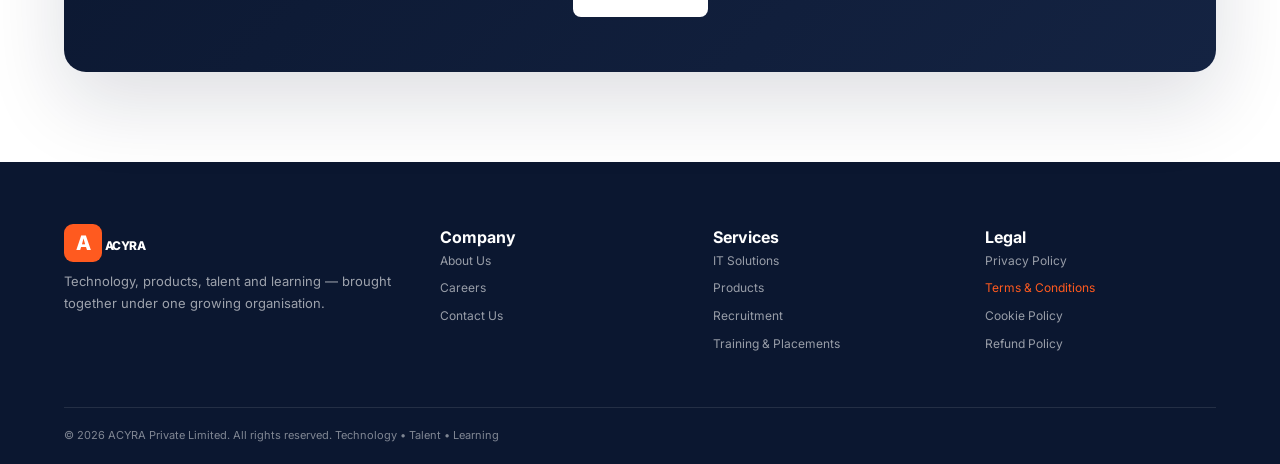
<file: terms.html>
<!DOCTYPE html>
<html lang="en">
<head>
    <meta charset="UTF-8">
    <meta name="viewport" content="width=device-width, initial-scale=1.0">

    <title>Terms & Conditions | ACYRA Private Limited</title>

    <meta
        name="description"
        content="Terms and Conditions for ACYRA Private Limited website and services."
    >

    <link rel="preconnect" href="https://fonts.googleapis.com">
    <link rel="preconnect" href="https://fonts.gstatic.com" crossorigin>

    <link
        href="https://fonts.googleapis.com/css2?family=Inter:wght@400;500;600;700;800&display=swap"
        rel="stylesheet"
    >

    <link rel="stylesheet" href="css/style.css">
</head>

<body>

<!-- ================= HEADER ================= -->

<header class="site-header">

    <div class="container header-inner">

        <a href="index.html" class="brand">

            <span class="brand-mark">A</span>

            <span class="brand-text">
                ACYRA
            </span>

        </a>

        <button
            class="mobile-menu-button"
            id="mobileMenuButton"
            aria-label="Open navigation"
            aria-expanded="false"
        >
            ☰
        </button>

        <nav class="navigation" id="navigation">

            <a href="index.html">Home</a>

            <a href="about.html">About Us</a>

            <a href="it-solutions.html">IT Solutions</a>

            <a href="products.html">Products</a>

            <a href="recruitment.html">Recruitment</a>

            <a href="training.html">Training & Placements</a>

            <a href="careers.html">Careers</a>

            <a href="contact.html">Contact Us</a>

        </nav>

        <a href="contact.html" class="header-cta">
            Let's Talk
        </a>

    </div>

</header>


<!-- ================= HERO ================= -->

<section class="page-hero">

    <div class="container">

        <span class="eyebrow">
            TERMS & CONDITIONS
        </span>

        <h1>
            Terms &
            <span>Conditions.</span>
        </h1>

        <p>
            These terms describe the general conditions applicable to
            accessing and using the ACYRA website and its related services.
        </p>

        <div class="policy-meta">

            <span>
                Last Updated: October 2026
            </span>

        </div>

    </div>

</section>


<!-- ================= CONTENT ================= -->

<section class="section">

    <div class="container policy-layout">


        <!-- SIDEBAR -->

        <aside class="policy-sidebar">

            <div class="policy-sidebar-inner">

                <span class="eyebrow">
                    ON THIS PAGE
                </span>

                <a href="#acceptance">
                    Acceptance
                </a>

                <a href="#website">
                    Website Usage
                </a>

                <a href="#services">
                    Services
                </a>

                <a href="#accounts">
                    Accounts
                </a>

                <a href="#user-content">
                    User Information
                </a>

                <a href="#intellectual-property">
                    Intellectual Property
                </a>

                <a href="#third-party">
                    Third-Party Links
                </a>

                <a href="#payments">
                    Payments & Fees
                </a>

                <a href="#availability">
                    Availability
                </a>

                <a href="#liability">
                    Liability
                </a>

                <a href="#termination">
                    Termination
                </a>

                <a href="#changes">
                    Changes
                </a>

                <a href="#contact">
                    Contact
                </a>

            </div>

        </aside>


        <!-- MAIN -->

        <article class="policy-content">


            <!-- 01 -->

            <section
                id="acceptance"
                class="policy-section"
            >

                <span class="policy-number">
                    01
                </span>

                <h2>
                    Acceptance of Terms
                </h2>

                <p>
                    Welcome to the website of ACYRA Private Limited
                    ("ACYRA", "we", "our" or "us").
                </p>

                <p>
                    By accessing or using this website, you acknowledge
                    that you have read, understood and agree to be bound
                    by these Terms & Conditions and applicable laws and
                    regulations.
                </p>

                <p>
                    If you do not agree with these terms, please discontinue
                    use of the website.
                </p>

            </section>


            <!-- 02 -->

            <section
                id="website"
                class="policy-section"
            >

                <span class="policy-number">
                    02
                </span>

                <h2>
                    Website Usage
                </h2>

                <p>
                    You may use the website for lawful purposes and in
                    accordance with these Terms & Conditions.
                </p>

                <p>
                    You agree not to misuse the website, interfere with its
                    operation, attempt unauthorised access, introduce
                    malicious code or use the website for unlawful or
                    fraudulent activities.
                </p>


                <h3>
                    Prohibited Activities
                </h3>

                <ul>

                    <li>
                        Attempting to gain unauthorised access to website
                        systems or accounts
                    </li>

                    <li>
                        Uploading malicious software or harmful code
                    </li>

                    <li>
                        Scraping or collecting information in a manner that
                        violates applicable law
                    </li>

                    <li>
                        Impersonating another individual or organisation
                    </li>

                    <li>
                        Submitting false, misleading or fraudulent
                        information
                    </li>

                    <li>
                        Interfering with website availability or security
                    </li>

                    <li>
                        Using the website for any unlawful purpose
                    </li>

                </ul>

            </section>


            <!-- 03 -->

            <section
                id="services"
                class="policy-section"
            >

                <span class="policy-number">
                    03
                </span>

                <h2>
                    Services and Business Offerings
                </h2>

                <p>
                    ACYRA may provide or develop services across multiple
                    business areas, including technology solutions,
                    technology products, recruitment, staffing, training and
                    placement-related services.
                </p>

                <p>
                    Specific services, deliverables, timelines, fees,
                    responsibilities and other commercial conditions may be
                    defined separately through proposals, statements of
                    work, agreements, offer documents or other applicable
                    contractual arrangements.
                </p>

                <div class="policy-highlight">

                    <strong>
                        Service information
                    </strong>

                    <p>
                        Information displayed on the website is intended to
                        provide a general overview and may not represent a
                        complete description of every service, feature or
                        commercial condition.
                    </p>

                </div>

            </section>


            <!-- 04 -->

            <section
                id="accounts"
                class="policy-section"
            >

                <span class="policy-number">
                    04
                </span>

                <h2>
                    User Accounts
                </h2>

                <p>
                    Certain future services may require users to create an
                    account or provide authentication information.
                </p>

                <p>
                    Where accounts are provided, users are responsible for
                    maintaining the confidentiality of their credentials
                    and for activity conducted through their account,
                    subject to applicable law.
                </p>

                <p>
                    Users should immediately notify ACYRA if they believe
                    their account or credentials have been compromised.
                </p>

            </section>


            <!-- 05 -->

            <section
                id="user-content"
                class="policy-section"
            >

                <span class="policy-number">
                    05
                </span>

                <h2>
                    Information Submitted by Users
                </h2>

                <p>
                    Users may submit information through contact forms,
                    recruitment applications, training registrations,
                    product enquiries or other website functionality.
                </p>

                <p>
                    You represent that information submitted by you is
                    accurate to the best of your knowledge and that you have
                    the right to provide such information.
                </p>

                <p>
                    Users should avoid submitting unnecessary confidential,
                    financial, authentication or highly sensitive
                    information through general website forms.
                </p>

            </section>


            <!-- 06 -->

            <section
                id="intellectual-property"
                class="policy-section"
            >

                <span class="policy-number">
                    06
                </span>

                <h2>
                    Intellectual Property
                </h2>

                <p>
                    Unless otherwise stated, the website and its content may
                    include text, graphics, branding, logos, illustrations,
                    layouts, software, designs, documentation and other
                    materials owned by or licensed to ACYRA.
                </p>

                <p>
                    Such materials may be protected by applicable
                    intellectual property laws.
                </p>

                <p>
                    You may not reproduce, modify, distribute, publish,
                    transmit, sell, license or commercially exploit website
                    content without appropriate authorisation.
                </p>

                <h3>
                    Third-Party Materials
                </h3>

                <p>
                    Certain materials or technologies may belong to
                    third parties and remain subject to their respective
                    licences and terms.
                </p>

            </section>


            <!-- 07 -->

            <section
                id="third-party"
                class="policy-section"
            >

                <span class="policy-number">
                    07
                </span>

                <h2>
                    Third-Party Websites and Services
                </h2>

                <p>
                    The website may contain links, integrations or references
                    to third-party websites and services.
                </p>

                <p>
                    These third-party platforms are not necessarily operated
                    or controlled by ACYRA.
                </p>

                <p>
                    Your use of third-party services is subject to the terms,
                    privacy policies and other conditions established by the
                    relevant third party.
                </p>

            </section>


            <!-- 08 -->

            <section
                id="payments"
                class="policy-section"
            >

                <span class="policy-number">
                    08
                </span>

                <h2>
                    Payments, Fees and Commercial Terms
                </h2>

                <p>
                    Where ACYRA offers paid services, products, programs or
                    training, applicable fees and payment conditions will be
                    communicated through the relevant commercial document,
                    registration page, proposal, invoice or agreement.
                </p>

                <p>
                    Pricing displayed on the website may be subject to
                    change unless expressly stated otherwise.
                </p>

                <p>
                    Additional terms relating to cancellations, refunds,
                    subscriptions or specific programs may be provided
                    separately.
                </p>

                <div class="policy-highlight">

                    <strong>
                        Important
                    </strong>

                    <p>
                        Do not rely on general website descriptions as a
                        substitute for the specific commercial agreement
                        applicable to your purchase or engagement.
                    </p>

                </div>

            </section>


            <!-- 09 -->

            <section
                id="availability"
                class="policy-section"
            >

                <span class="policy-number">
                    09
                </span>

                <h2>
                    Website Availability
                </h2>

                <p>
                    ACYRA aims to maintain a reliable website and digital
                    experience. However, uninterrupted availability cannot
                    be guaranteed.
                </p>

                <p>
                    The website may occasionally be unavailable because of
                    maintenance, updates, infrastructure issues, security
                    events, network problems or circumstances beyond
                    reasonable control.
                </p>

            </section>


            <!-- 10 -->

            <section
                id="liability"
                class="policy-section"
            >

                <span class="policy-number">
                    10
                </span>

                <h2>
                    Disclaimer and Limitation of Liability
                </h2>

                <p>
                    Website information is provided for general
                    informational purposes unless a specific written
                    agreement states otherwise.
                </p>

                <p>
                    ACYRA does not represent that every website page will
                    always be complete, current, error-free or continuously
                    available.
                </p>

                <p>
                    To the extent permitted by applicable law, ACYRA will
                    not be responsible for losses arising solely from
                    reliance on general website information where a separate
                    contractual agreement governs the relevant service.
                </p>

                <p>
                    Nothing in these terms is intended to exclude or limit
                    liability that cannot lawfully be excluded or limited.
                </p>

            </section>


            <!-- 11 -->

            <section
                id="termination"
                class="policy-section"
            >

                <span class="policy-number">
                    11
                </span>

                <h2>
                    Suspension and Termination
                </h2>

                <p>
                    ACYRA may restrict or suspend access to website
                    functionality where reasonably necessary to protect
                    website security, users, systems or legitimate business
                    interests.
                </p>

                <p>
                    Access may also be restricted where a user violates
                    these terms or applicable law.
                </p>

            </section>


            <!-- 12 -->

            <section
                id="changes"
                class="policy-section"
            >

                <span class="policy-number">
                    12
                </span>

                <h2>
                    Changes to These Terms
                </h2>

                <p>
                    ACYRA may update these Terms & Conditions from time to
                    time to reflect changes to its website, services,
                    technology, business operations or legal requirements.
                </p>

                <p>
                    Updated terms will be published on this page with a
                    revised date.
                </p>

                <p>
                    Continued use of the website after an updated version is
                    published may constitute acceptance of the updated terms,
                    to the extent permitted by applicable law.
                </p>

            </section>


            <!-- 13 -->

            <section
                id="contact"
                class="policy-section"
            >

                <span class="policy-number">
                    13
                </span>

                <h2>
                    Contact
                </h2>

                <p>
                    For questions regarding these Terms & Conditions,
                    website usage or ACYRA's services, please contact us
                    through the official contact channel provided on the
                    website.
                </p>

                <div class="policy-contact-box">

                    <strong>
                        ACYRA Private Limited
                    </strong>

                    <span>
                        Bengaluru, India
                    </span>

                    <span>
                        Official contact details will be added before
                        production deployment.
                    </span>

                    <a href="contact.html">
                        Contact ACYRA →
                    </a>

                </div>

            </section>


            <!-- LEGAL NOTICE -->

            <div class="policy-disclaimer">

                <strong>
                    Prototype / Legal Review Notice
                </strong>

                <p>
                    This Terms & Conditions page is a website-development
                    draft intended to establish the structure and content
                    direction for the ACYRA website. It is not legal advice.
                    Before production deployment, ACYRA should have the final
                    terms reviewed and adapted by an appropriately qualified
                    legal professional based on its actual services,
                    contracts, payment models and applicable jurisdictions.
                </p>

            </div>


        </article>

    </div>

</section>


<!-- ================= CTA ================= -->

<section class="section">

    <div class="container">

        <div class="cta-box">

            <div>

                <span class="eyebrow">
                    NEED MORE INFORMATION?
                </span>

                <h2>
                    Let's Talk About Your Requirement.
                </h2>

                <p>
                    Contact ACYRA if you have questions about our services
                    or these terms.
                </p>

            </div>

            <a
                href="contact.html"
                class="btn btn-light"
            >
                Contact Us →
            </a>

        </div>

    </div>

</section>


<!-- ================= FOOTER ================= -->

<footer class="site-footer">

    <div class="container">

        <div class="footer-grid">


            <div class="footer-brand">

                <a
                    href="index.html"
                    class="brand footer-logo"
                >

                    <span class="brand-mark">
                        A
                    </span>

                    <span class="brand-text">
                        ACYRA
                    </span>

                </a>

                <p>
                    Technology, products, talent and learning —
                    brought together under one growing organisation.
                </p>

            </div>


            <div>

                <h4>
                    Company
                </h4>

                <a href="about.html">
                    About Us
                </a>

                <a href="careers.html">
                    Careers
                </a>

                <a href="contact.html">
                    Contact Us
                </a>

            </div>


            <div>

                <h4>
                    Services
                </h4>

                <a href="it-solutions.html">
                    IT Solutions
                </a>

                <a href="products.html">
                    Products
                </a>

                <a href="recruitment.html">
                    Recruitment
                </a>

                <a href="training.html">
                    Training & Placements
                </a>

            </div>


            <div>

                <h4>
                    Legal
                </h4>

                <a href="privacy.html">
                    Privacy Policy
                </a>

                <a
                    href="terms.html"
                    class="footer-active"
                >
                    Terms & Conditions
                </a>

                <a href="#">
                    Cookie Policy
                </a>

                <a href="#">
                    Refund Policy
                </a>

            </div>

        </div>


        <div class="footer-bottom">

            <span>
                © 2026 ACYRA Private Limited. All rights reserved.
            </span>

            <span>
                Technology • Talent • Learning
            </span>

        </div>

    </div>

</footer>


<!-- ================= COOKIE BANNER ================= -->

<div
    class="cookie-banner"
    id="cookieBanner"
>

    <div>

        <strong>
            We value your privacy
        </strong>

        <p>
            This sample website uses cookies to improve the browsing
            experience. Cookie preferences and consent management can be
            connected to the final production implementation.
        </p>

    </div>

    <button
        class="btn btn-primary"
        id="acceptCookies"
    >
        Accept
    </button>

</div>


<script src="js/script.js"></script>

</body>
</html>
</file>
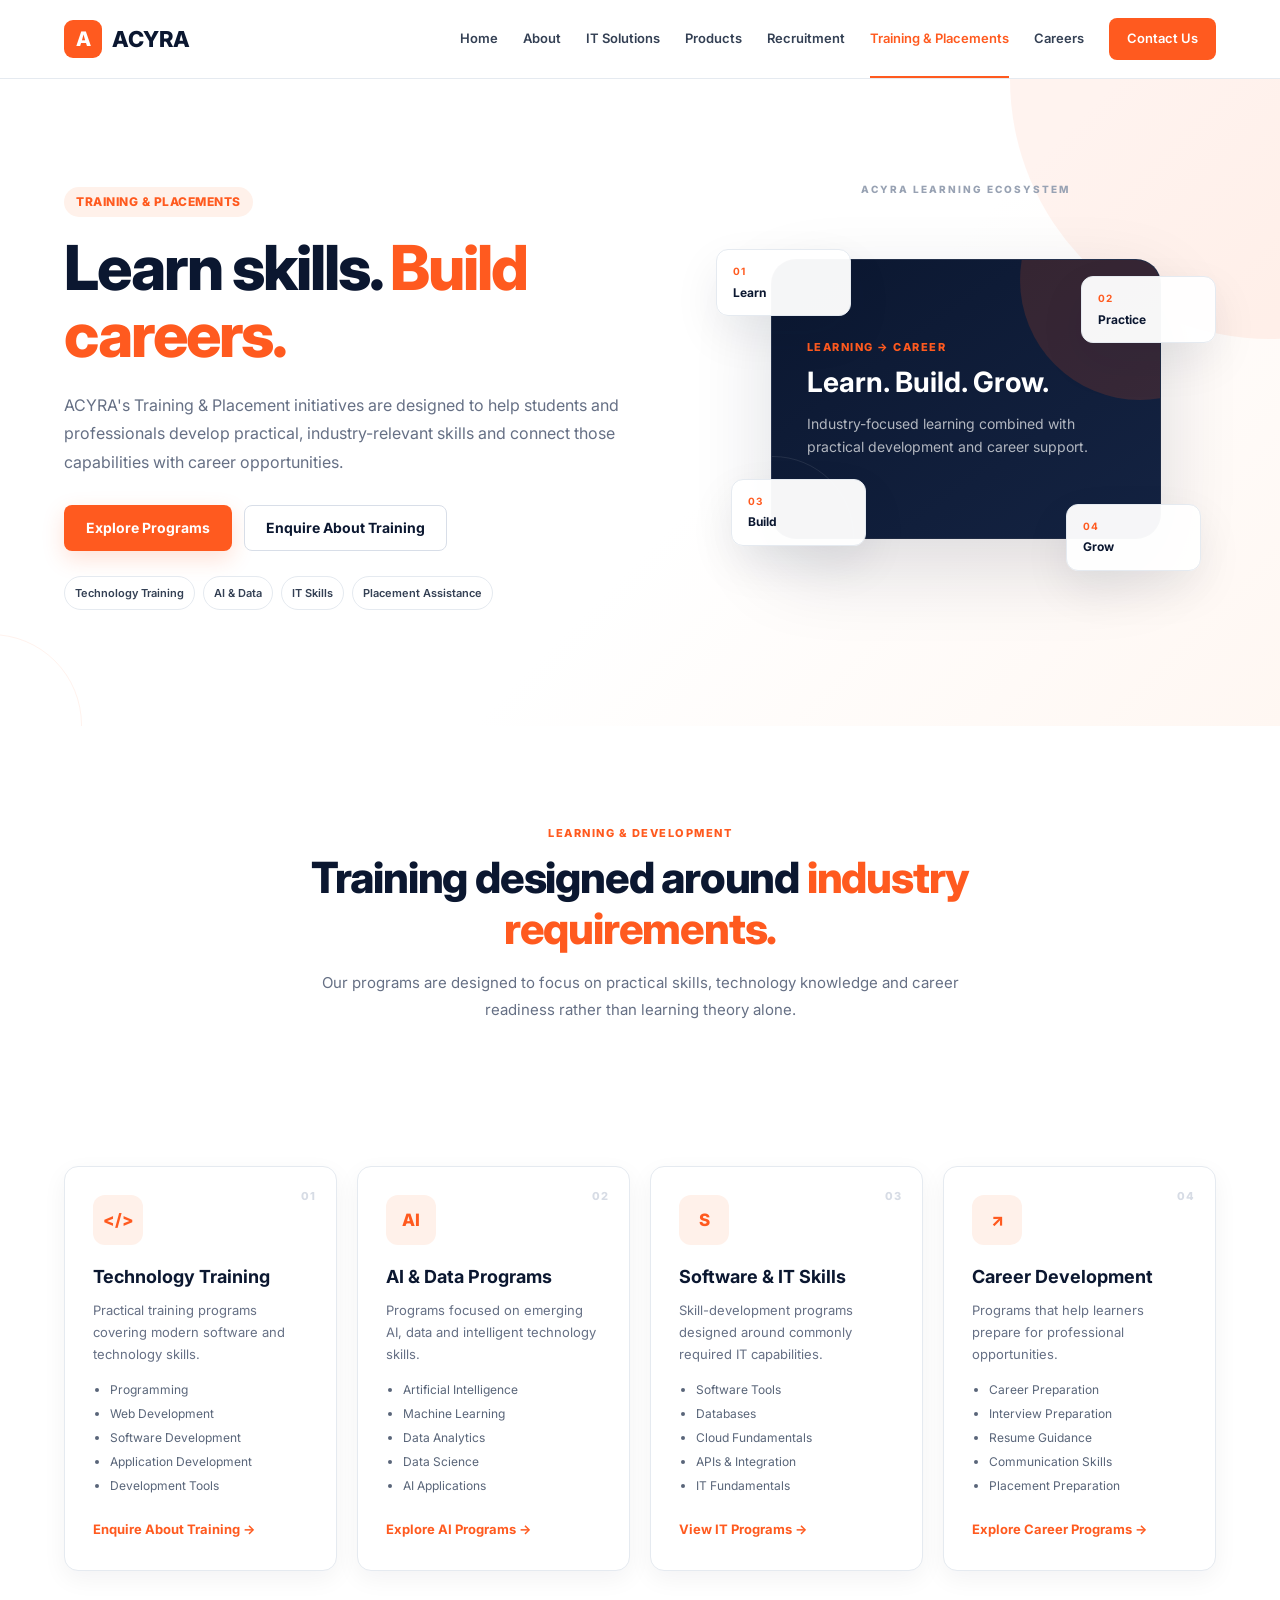
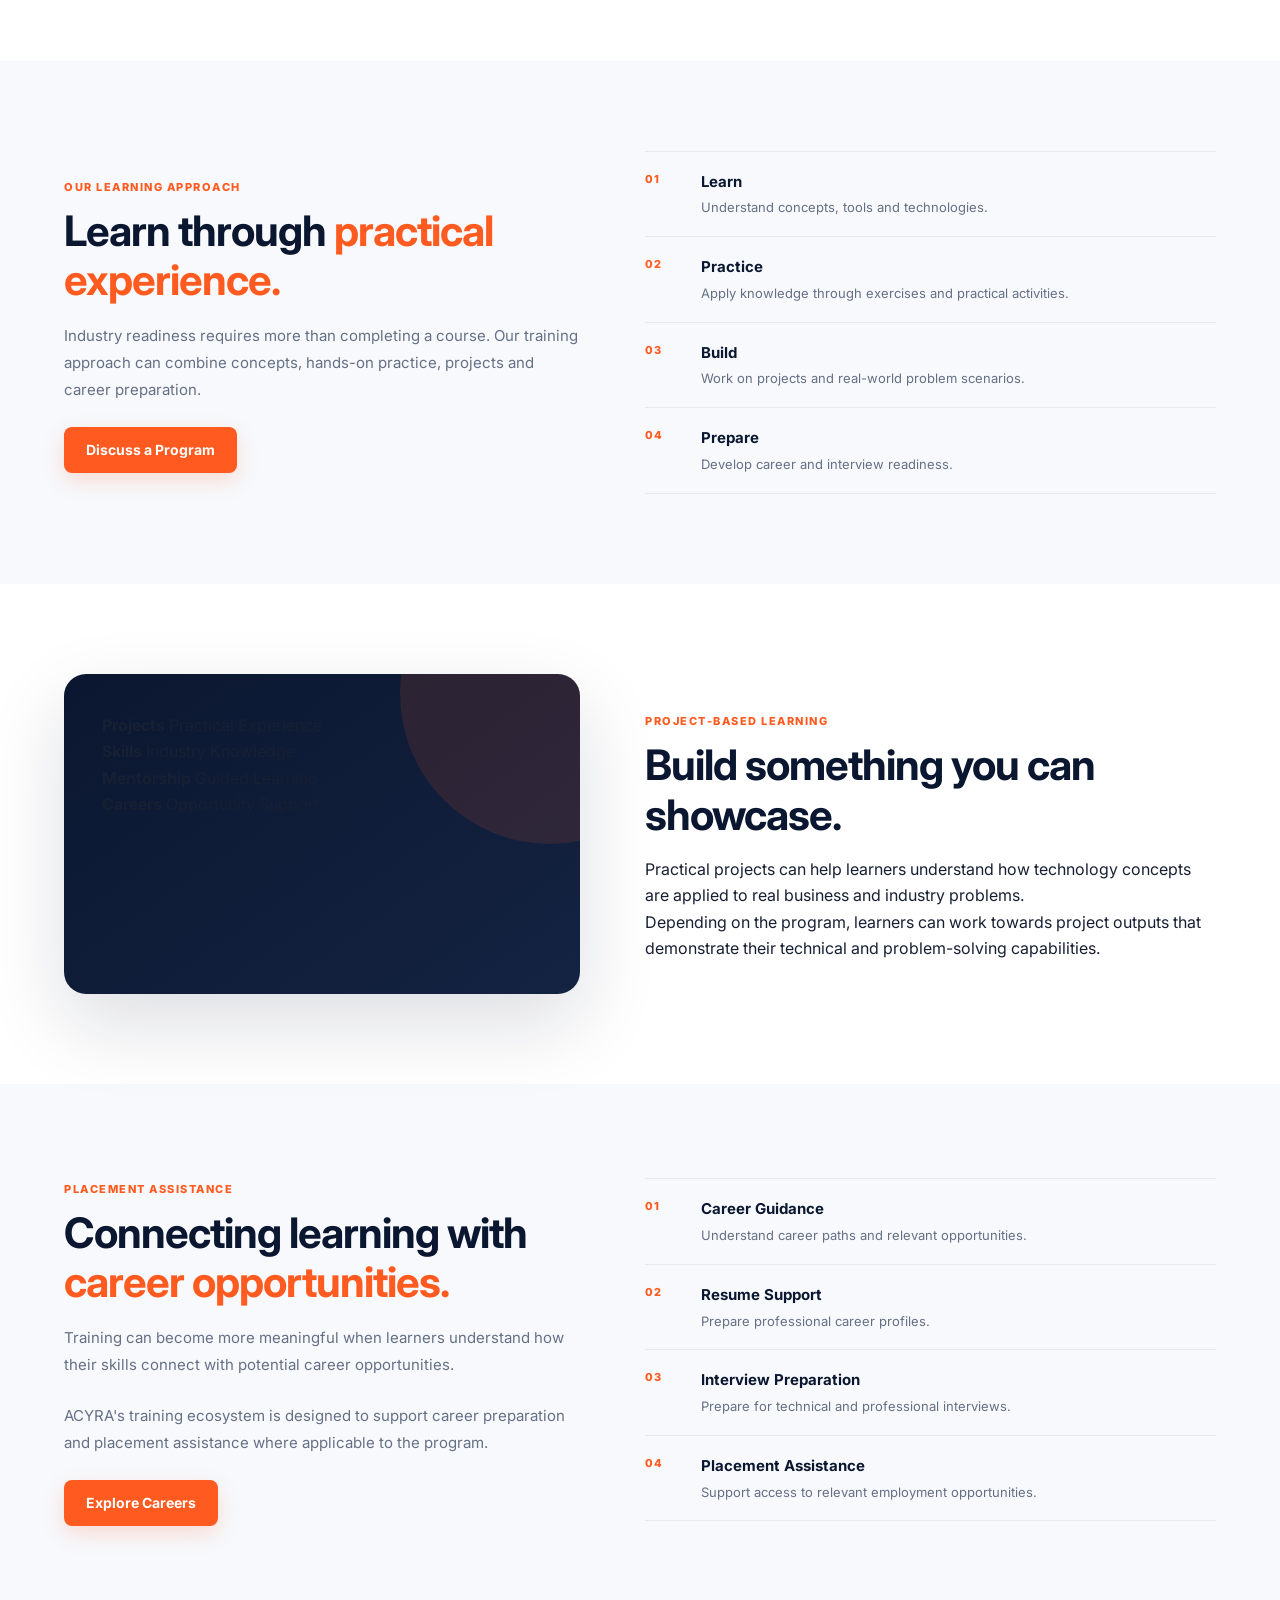
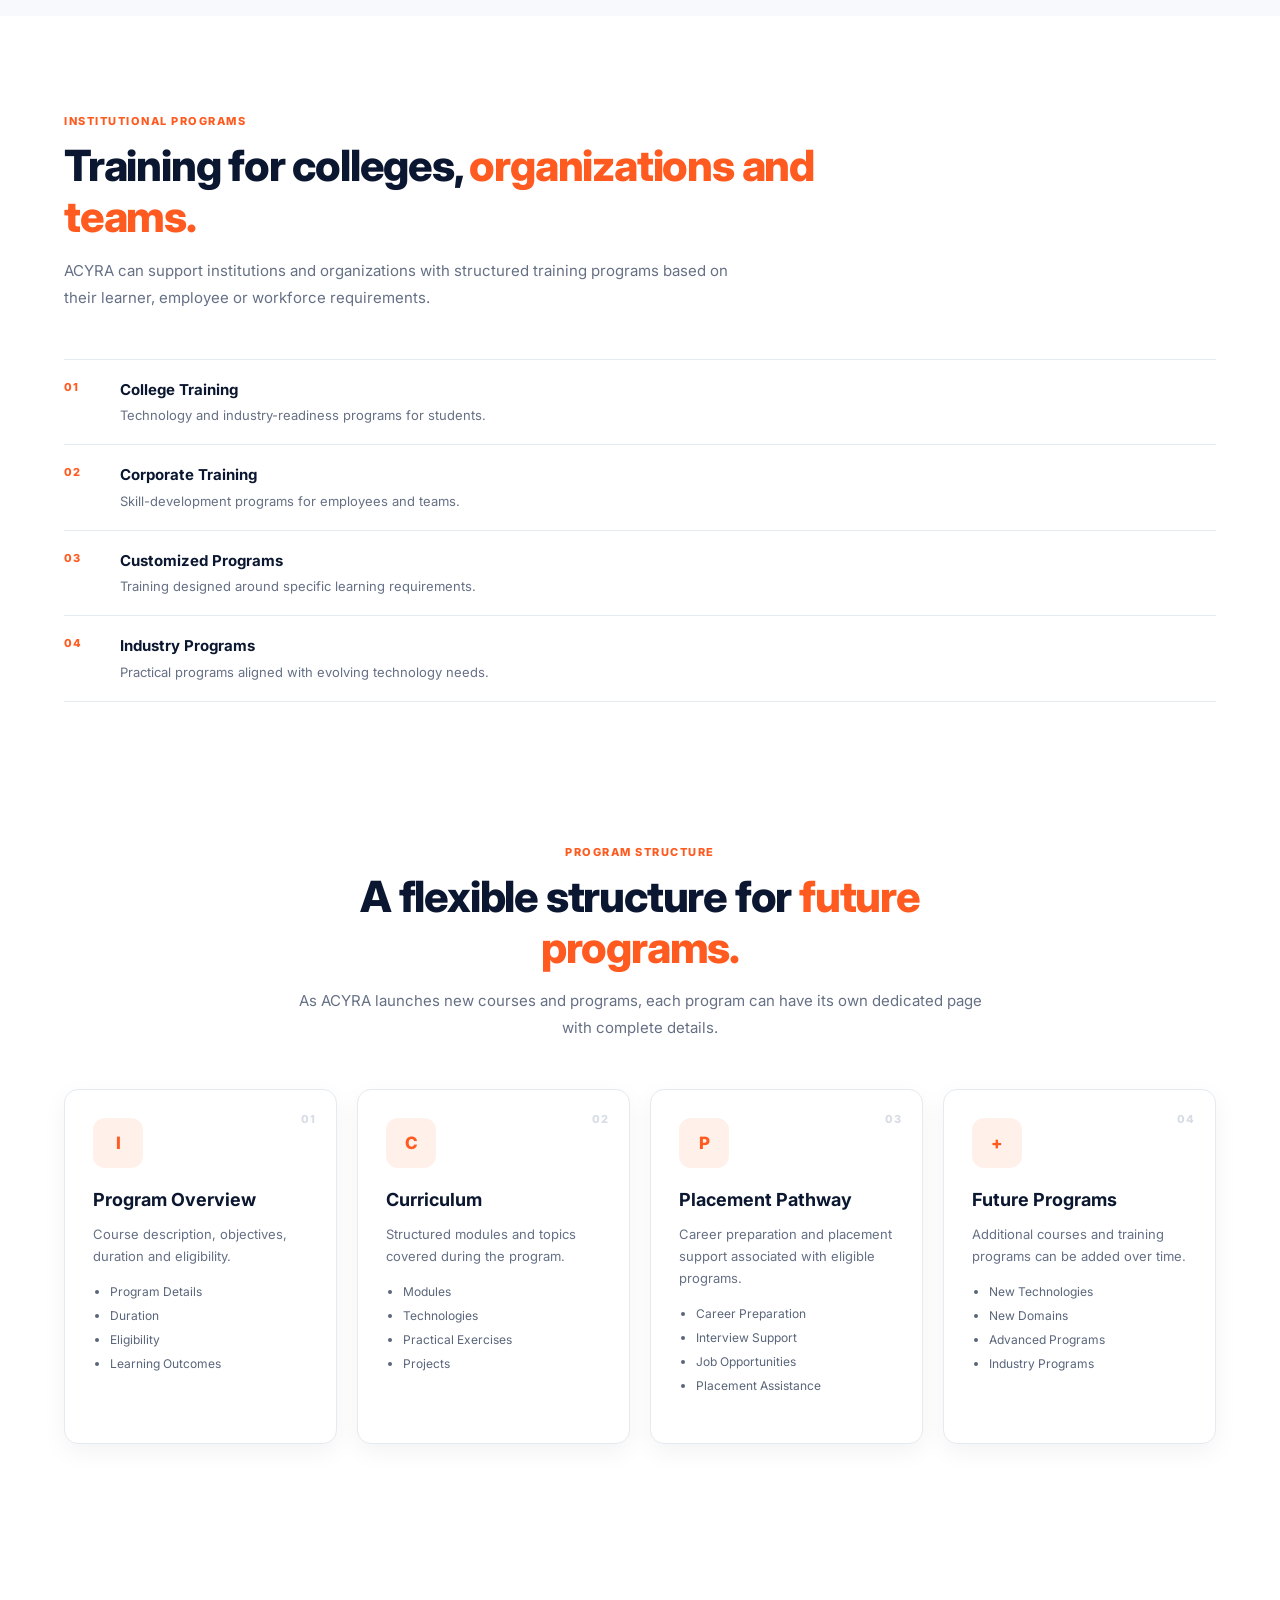
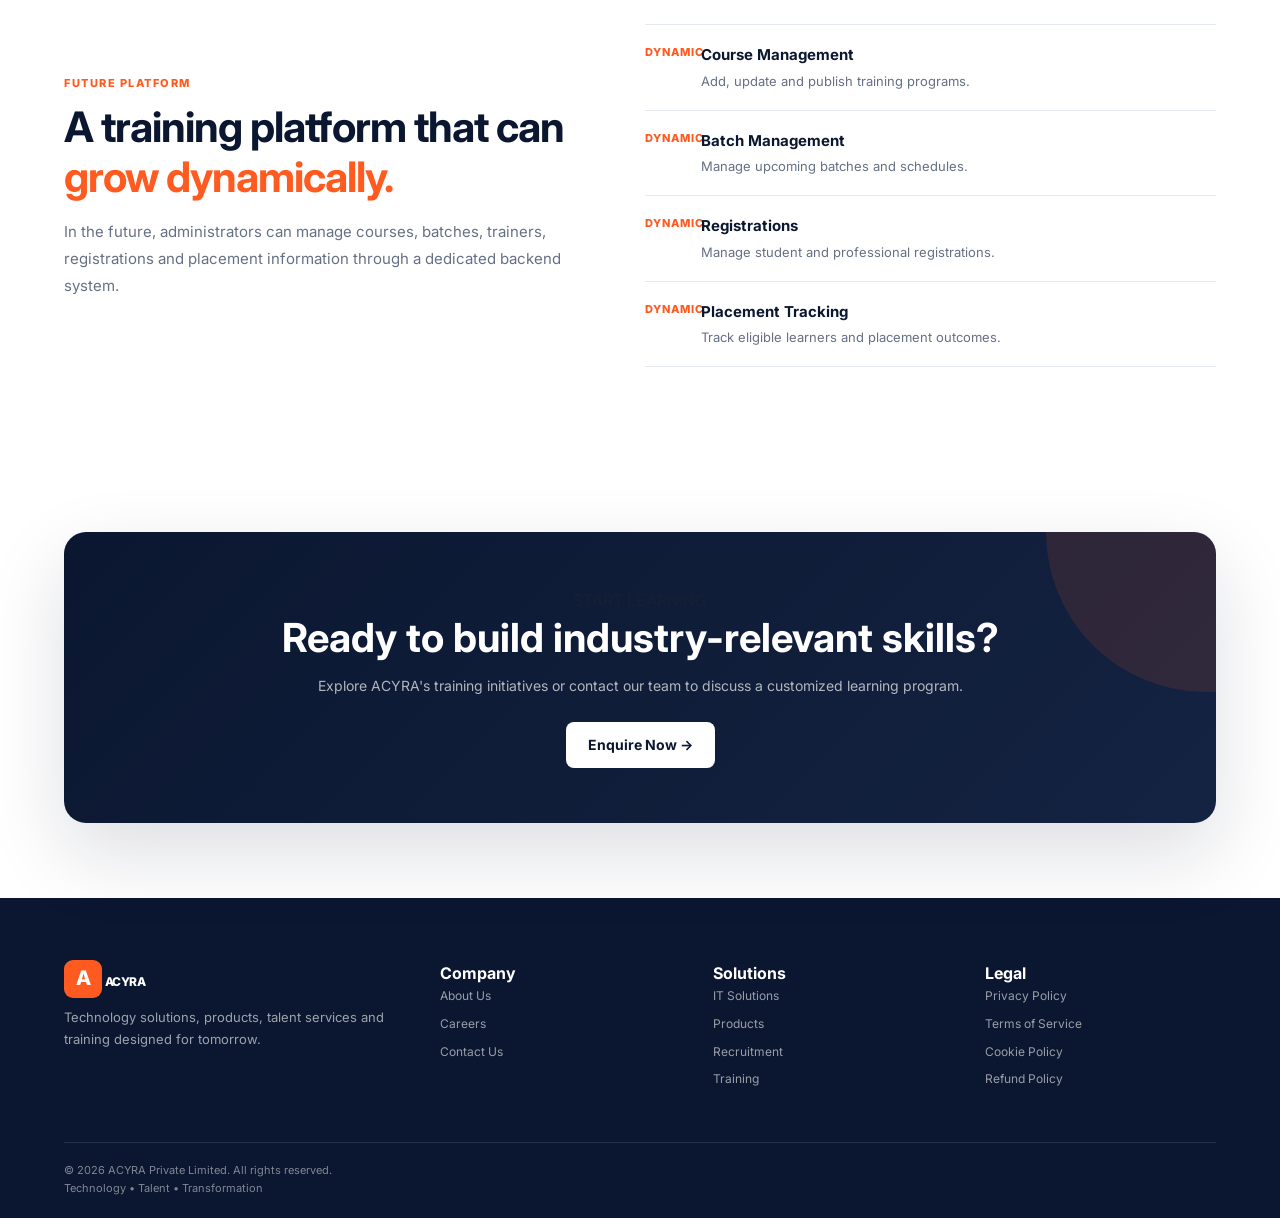
<file: training.html>
<!DOCTYPE html>
<html lang="en">

<head>

    <meta charset="UTF-8">

    <meta name="viewport" content="width=device-width, initial-scale=1.0">

    <title>Training & Placements | ACYRA Private Limited</title>

    <meta
        name="description"
        content="ACYRA provides industry-oriented technology training, AI and data programs, IT skills development, corporate training and placement assistance."
    >

    <link rel="stylesheet" href="css/style.css">

</head>


<body>


<!-- =====================================================
     HEADER
===================================================== -->

<header class="header">

    <div class="container nav-container">


        <a href="index.html" class="brand">

            <span class="brand-icon">
                A
            </span>

            <span>
                ACYRA
            </span>

        </a>


        <button
            class="menu-button"
            id="menuButton"
            aria-label="Open navigation"
            aria-expanded="false">

            ☰

        </button>


        <nav
            class="navigation"
            id="navigation">


            <a href="index.html">
                Home
            </a>


            <a href="about.html">
                About
            </a>


            <a href="it-solutions.html">
                IT Solutions
            </a>


            <a href="products.html">
                Products
            </a>


            <a href="recruitment.html">
                Recruitment
            </a>


            <a
                href="training.html"
                class="active">

                Training & Placements

            </a>


            <a href="careers.html">
                Careers
            </a>


            <a
                href="contact.html"
                class="nav-cta">

                Contact Us

            </a>


        </nav>

    </div>

</header>



<!-- =====================================================
     MAIN
===================================================== -->

<main>


<!-- =====================================================
     HERO
===================================================== -->

<section class="hero">


    <div class="container hero-grid">


        <div class="hero-content">


            <div class="eyebrow">

                TRAINING & PLACEMENTS

            </div>


            <h1>

                Learn skills.
                <span>Build careers.</span>

            </h1>


            <p>

                ACYRA's Training & Placement initiatives are
                designed to help students and professionals
                develop practical, industry-relevant skills
                and connect those capabilities with career
                opportunities.

            </p>


            <div class="hero-buttons">


                <a
                    href="#programs"
                    class="button primary-button">

                    Explore Programs

                </a>


                <a
                    href="contact.html"
                    class="button secondary-button">

                    Enquire About Training

                </a>


            </div>


            <div class="hero-tags">

                <span>
                    Technology Training
                </span>

                <span>
                    AI & Data
                </span>

                <span>
                    IT Skills
                </span>

                <span>
                    Placement Assistance
                </span>

            </div>


        </div>



        <!-- HERO VISUAL -->

        <div class="hero-visual">


            <div class="visual-label">

                ACYRA LEARNING ECOSYSTEM

            </div>


            <div class="ecosystem-card main-card">


                <small>
                    LEARNING → CAREER
                </small>


                <h3>
                    Learn. Build. Grow.
                </h3>


                <p>

                    Industry-focused learning combined
                    with practical development and
                    career support.

                </p>


            </div>


            <div class="floating-card card-one">

                <span>
                    01
                </span>

                Learn

            </div>


            <div class="floating-card card-two">

                <span>
                    02
                </span>

                Practice

            </div>


            <div class="floating-card card-three">

                <span>
                    03
                </span>

                Build

            </div>


            <div class="floating-card card-four">

                <span>
                    04
                </span>

                Grow

            </div>


        </div>

    </div>

</section>



<!-- =====================================================
     INTRO
===================================================== -->

<section class="intro-section">


    <div class="container section-heading">


        <span class="section-label">

            LEARNING & DEVELOPMENT

        </span>


        <h2>

            Training designed around
            <span>industry requirements.</span>

        </h2>


        <p>

            Our programs are designed to focus on practical
            skills, technology knowledge and career readiness
            rather than learning theory alone.

        </p>


    </div>

</section>



<!-- =====================================================
     TRAINING CATEGORIES
===================================================== -->

<section
    class="verticals"
    id="programs">


    <div class="container cards-grid">


        <!-- TECHNOLOGY -->

        <article class="service-card">


            <div class="service-number">
                01
            </div>


            <div class="service-icon">
                &lt;/&gt;
            </div>


            <h3>
                Technology Training
            </h3>


            <p>

                Practical training programs covering
                modern software and technology skills.

            </p>


            <ul>

                <li>
                    Programming
                </li>

                <li>
                    Web Development
                </li>

                <li>
                    Software Development
                </li>

                <li>
                    Application Development
                </li>

                <li>
                    Development Tools
                </li>

            </ul>


            <a
                href="contact.html"
                class="text-link">

                Enquire About Training →

            </a>


        </article>



        <!-- AI & DATA -->

        <article class="service-card">


            <div class="service-number">
                02
            </div>


            <div class="service-icon">
                AI
            </div>


            <h3>
                AI & Data Programs
            </h3>


            <p>

                Programs focused on emerging AI,
                data and intelligent technology skills.

            </p>


            <ul>

                <li>
                    Artificial Intelligence
                </li>

                <li>
                    Machine Learning
                </li>

                <li>
                    Data Analytics
                </li>

                <li>
                    Data Science
                </li>

                <li>
                    AI Applications
                </li>

            </ul>


            <a
                href="contact.html"
                class="text-link">

                Explore AI Programs →

            </a>


        </article>



        <!-- SOFTWARE -->

        <article class="service-card">


            <div class="service-number">
                03
            </div>


            <div class="service-icon">
                S
            </div>


            <h3>
                Software & IT Skills
            </h3>


            <p>

                Skill-development programs designed
                around commonly required IT capabilities.

            </p>


            <ul>

                <li>
                    Software Tools
                </li>

                <li>
                    Databases
                </li>

                <li>
                    Cloud Fundamentals
                </li>

                <li>
                    APIs & Integration
                </li>

                <li>
                    IT Fundamentals
                </li>

            </ul>


            <a
                href="contact.html"
                class="text-link">

                View IT Programs →

            </a>


        </article>



        <!-- CAREER -->

        <article class="service-card">


            <div class="service-number">
                04
            </div>


            <div class="service-icon">
                ↗
            </div>


            <h3>
                Career Development
            </h3>


            <p>

                Programs that help learners prepare
                for professional opportunities.

            </p>


            <ul>

                <li>
                    Career Preparation
                </li>

                <li>
                    Interview Preparation
                </li>

                <li>
                    Resume Guidance
                </li>

                <li>
                    Communication Skills
                </li>

                <li>
                    Placement Preparation
                </li>

            </ul>


            <a
                href="contact.html"
                class="text-link">

                Explore Career Programs →

            </a>


        </article>


    </div>

</section>



<!-- =====================================================
     LEARNING APPROACH
===================================================== -->

<section class="feature-section">


    <div class="container feature-grid">


        <div>


            <span class="section-label">

                OUR LEARNING APPROACH

            </span>


            <h2>

                Learn through
                <span>practical experience.</span>

            </h2>


            <p>

                Industry readiness requires more than completing
                a course. Our training approach can combine
                concepts, hands-on practice, projects and
                career preparation.

            </p>


            <a
                href="contact.html"
                class="button primary-button">

                Discuss a Program

            </a>


        </div>



        <div class="feature-list">


            <div>

                <span>
                    01
                </span>

                <h4>
                    Learn
                </h4>

                <p>
                    Understand concepts, tools and
                    technologies.
                </p>

            </div>


            <div>

                <span>
                    02
                </span>

                <h4>
                    Practice
                </h4>

                <p>
                    Apply knowledge through exercises
                    and practical activities.
                </p>

            </div>


            <div>

                <span>
                    03
                </span>

                <h4>
                    Build
                </h4>

                <p>
                    Work on projects and real-world
                    problem scenarios.
                </p>

            </div>


            <div>

                <span>
                    04
                </span>

                <h4>
                    Prepare
                </h4>

                <p>
                    Develop career and interview
                    readiness.
                </p>

            </div>


        </div>

    </div>

</section>



<!-- =====================================================
     PROJECT BASED LEARNING
===================================================== -->

<section class="talent-section">


    <div class="container feature-grid">


        <div class="talent-panel">


            <div>

                <strong>
                    Projects
                </strong>

                <span>
                    Practical Experience
                </span>

            </div>


            <div>

                <strong>
                    Skills
                </strong>

                <span>
                    Industry Knowledge
                </span>

            </div>


            <div>

                <strong>
                    Mentorship
                </strong>

                <span>
                    Guided Learning
                </span>

            </div>


            <div>

                <strong>
                    Careers
                </strong>

                <span>
                    Opportunity Support
                </span>

            </div>


        </div>



        <div>


            <span class="section-label">

                PROJECT-BASED LEARNING

            </span>


            <h2>

                Build something you can
                <span>showcase.</span>

            </h2>


            <p>

                Practical projects can help learners understand
                how technology concepts are applied to real
                business and industry problems.

            </p>


            <p>

                Depending on the program, learners can work
                towards project outputs that demonstrate their
                technical and problem-solving capabilities.

            </p>


        </div>


    </div>

</section>



<!-- =====================================================
     PLACEMENT ASSISTANCE
===================================================== -->

<section class="feature-section">


    <div class="container feature-grid">


        <div>


            <span class="section-label">

                PLACEMENT ASSISTANCE

            </span>


            <h2>

                Connecting learning with
                <span>career opportunities.</span>

            </h2>


            <p>

                Training can become more meaningful when
                learners understand how their skills connect
                with potential career opportunities.

            </p>


            <p>

                ACYRA's training ecosystem is designed to
                support career preparation and placement
                assistance where applicable to the program.

            </p>


            <a
                href="careers.html"
                class="button primary-button">

                Explore Careers

            </a>


        </div>



        <div class="feature-list">


            <div>

                <span>
                    01
                </span>

                <h4>
                    Career Guidance
                </h4>

                <p>
                    Understand career paths and
                    relevant opportunities.
                </p>

            </div>


            <div>

                <span>
                    02
                </span>

                <h4>
                    Resume Support
                </h4>

                <p>
                    Prepare professional career
                    profiles.
                </p>

            </div>


            <div>

                <span>
                    03
                </span>

                <h4>
                    Interview Preparation
                </h4>

                <p>
                    Prepare for technical and
                    professional interviews.
                </p>

            </div>


            <div>

                <span>
                    04
                </span>

                <h4>
                    Placement Assistance
                </h4>

                <p>
                    Support access to relevant
                    employment opportunities.
                </p>

            </div>


        </div>

    </div>

</section>



<!-- =====================================================
     COLLEGE & CORPORATE TRAINING
===================================================== -->

<section class="products-preview">


    <div class="container">


        <div class="section-heading left-heading">


            <span class="section-label">

                INSTITUTIONAL PROGRAMS

            </span>


            <h2>

                Training for colleges,
                <span>organizations and teams.</span>

            </h2>


            <p>

                ACYRA can support institutions and organizations
                with structured training programs based on their
                learner, employee or workforce requirements.

            </p>


        </div>



        <div class="feature-list">


            <div>

                <span>
                    01
                </span>

                <h4>
                    College Training
                </h4>

                <p>
                    Technology and industry-readiness
                    programs for students.
                </p>

            </div>


            <div>

                <span>
                    02
                </span>

                <h4>
                    Corporate Training
                </h4>

                <p>
                    Skill-development programs for
                    employees and teams.
                </p>

            </div>


            <div>

                <span>
                    03
                </span>

                <h4>
                    Customized Programs
                </h4>

                <p>
                    Training designed around specific
                    learning requirements.
                </p>

            </div>


            <div>

                <span>
                    04
                </span>

                <h4>
                    Industry Programs
                </h4>

                <p>
                    Practical programs aligned with
                    evolving technology needs.
                </p>

            </div>


        </div>

    </div>

</section>



<!-- =====================================================
     TRAINING PROGRAM STRUCTURE
===================================================== -->

<section class="verticals">


    <div class="container">


        <div class="section-heading">


            <span class="section-label">

                PROGRAM STRUCTURE

            </span>


            <h2>

                A flexible structure for
                <span>future programs.</span>

            </h2>


            <p>

                As ACYRA launches new courses and programs,
                each program can have its own dedicated page
                with complete details.

            </p>


        </div>



        <div class="cards-grid">


            <article class="service-card">


                <div class="service-number">
                    01
                </div>


                <div class="service-icon">
                    I
                </div>


                <h3>
                    Program Overview
                </h3>


                <p>

                    Course description, objectives,
                    duration and eligibility.

                </p>


                <ul>

                    <li>
                        Program Details
                    </li>

                    <li>
                        Duration
                    </li>

                    <li>
                        Eligibility
                    </li>

                    <li>
                        Learning Outcomes
                    </li>

                </ul>


            </article>



            <article class="service-card">


                <div class="service-number">
                    02
                </div>


                <div class="service-icon">
                    C
                </div>


                <h3>
                    Curriculum
                </h3>


                <p>

                    Structured modules and topics
                    covered during the program.

                </p>


                <ul>

                    <li>
                        Modules
                    </li>

                    <li>
                        Technologies
                    </li>

                    <li>
                        Practical Exercises
                    </li>

                    <li>
                        Projects
                    </li>

                </ul>


            </article>



            <article class="service-card">


                <div class="service-number">
                    03
                </div>


                <div class="service-icon">
                    P
                </div>


                <h3>
                    Placement Pathway
                </h3>


                <p>

                    Career preparation and placement
                    support associated with eligible programs.

                </p>


                <ul>

                    <li>
                        Career Preparation
                    </li>

                    <li>
                        Interview Support
                    </li>

                    <li>
                        Job Opportunities
                    </li>

                    <li>
                        Placement Assistance
                    </li>

                </ul>


            </article>



            <article class="service-card">


                <div class="service-number">
                    04
                </div>


                <div class="service-icon">
                    +
                </div>


                <h3>
                    Future Programs
                </h3>


                <p>

                    Additional courses and training
                    programs can be added over time.

                </p>


                <ul>

                    <li>
                        New Technologies
                    </li>

                    <li>
                        New Domains
                    </li>

                    <li>
                        Advanced Programs
                    </li>

                    <li>
                        Industry Programs
                    </li>

                </ul>


            </article>


        </div>

    </div>

</section>



<!-- =====================================================
     FUTURE DYNAMIC TRAINING PLATFORM
===================================================== -->

<section class="feature-section">


    <div class="container feature-grid">


        <div>


            <span class="section-label">

                FUTURE PLATFORM

            </span>


            <h2>

                A training platform that can
                <span>grow dynamically.</span>

            </h2>


            <p>

                In the future, administrators can manage
                courses, batches, trainers, registrations
                and placement information through a dedicated
                backend system.

            </p>


        </div>



        <div class="feature-list">


            <div>

                <span>
                    DYNAMIC
                </span>

                <h4>
                    Course Management
                </h4>

                <p>
                    Add, update and publish training programs.
                </p>

            </div>


            <div>

                <span>
                    DYNAMIC
                </span>

                <h4>
                    Batch Management
                </h4>

                <p>
                    Manage upcoming batches and schedules.
                </p>

            </div>


            <div>

                <span>
                    DYNAMIC
                </span>

                <h4>
                    Registrations
                </h4>

                <p>
                    Manage student and professional registrations.
                </p>

            </div>


            <div>

                <span>
                    DYNAMIC
                </span>

                <h4>
                    Placement Tracking
                </h4>

                <p>
                    Track eligible learners and placement outcomes.
                </p>

            </div>


        </div>

    </div>

</section>



<!-- =====================================================
     CTA
===================================================== -->

<section class="cta-section">


    <div class="container cta-box">


        <div>


            <span>
                START LEARNING
            </span>


            <h2>

                Ready to build
                industry-relevant skills?

            </h2>


            <p>

                Explore ACYRA's training initiatives or
                contact our team to discuss a customized
                learning program.

            </p>


        </div>


        <a
            href="contact.html"
            class="button light-button">

            Enquire Now →

        </a>


    </div>

</section>


</main>



<!-- =====================================================
     FOOTER
===================================================== -->

<footer class="footer">


    <div class="container footer-grid">


        <div class="footer-brand">


            <a
                href="index.html"
                class="brand footer-logo">


                <span class="brand-icon">
                    A
                </span>


                <span>
                    ACYRA
                </span>


            </a>


            <p>

                Technology solutions, products, talent
                services and training designed for tomorrow.

            </p>


        </div>



        <div>


            <h4>
                Company
            </h4>


            <a href="about.html">
                About Us
            </a>


            <a href="careers.html">
                Careers
            </a>


            <a href="contact.html">
                Contact Us
            </a>


        </div>



        <div>


            <h4>
                Solutions
            </h4>


            <a href="it-solutions.html">
                IT Solutions
            </a>


            <a href="products.html">
                Products
            </a>


            <a href="recruitment.html">
                Recruitment
            </a>


            <a href="training.html">
                Training
            </a>


        </div>



        <div>


            <h4>
                Legal
            </h4>


            <a href="privacy.html">
                Privacy Policy
            </a>


            <a href="terms.html">
                Terms of Service
            </a>


            <a href="#">
                Cookie Policy
            </a>


            <a href="#">
                Refund Policy
            </a>


        </div>


    </div>



    <div class="container footer-bottom">


        <p>
            © 2026 ACYRA Private Limited. All rights reserved.
        </p>


        <p>
            Technology • Talent • Transformation
        </p>


    </div>


</footer>



<script src="js/script.js"></script>


</body>

</html>
</file>
<file: css/style.css>
/* =========================================================
   ACYRA PRIVATE LIMITED
   MASTER STYLE SHEET
   Built specifically for the uploaded ACYRA project.

   Supports BOTH markup systems currently present in the project:
   1. Main pages: .header / .nav-container / .brand / .button
   2. Contact + Legal pages: .site-header / .header-inner / .btn
   ========================================================= */

@import url('https://fonts.googleapis.com/css2?family=Inter:wght@400;500;600;700;800&display=swap');

/* =========================================================
   01. DESIGN TOKENS
   ========================================================= */
:root {
    --primary: #ff5a1f;
    --primary-dark: #e8470b;
    --primary-soft: #fff1ea;

    --navy: #0b1730;
    --navy-2: #142342;
    --navy-3: #1b3158;

    --text: #172033;
    --text-soft: #344054;
    --muted: #667085;
    --muted-light: #98a2b3;

    --white: #ffffff;
    --background: #ffffff;
    --soft: #f7f9fc;
    --soft-2: #f2f5f9;

    --border: #e5eaf0;
    --border-dark: #d8dee8;

    --success: #15976b;
    --danger: #d92d20;

    --container: 1180px;

    --shadow-sm: 0 8px 25px rgba(11, 23, 48, 0.05);
    --shadow-md: 0 18px 45px rgba(11, 23, 48, 0.08);
    --shadow-lg: 0 30px 80px rgba(11, 23, 48, 0.14);

    --radius-sm: 8px;
    --radius-md: 14px;
    --radius-lg: 22px;
}

/* =========================================================
   02. RESET / BASE
   ========================================================= */
* {
    margin: 0;
    padding: 0;
    box-sizing: border-box;
}

html {
    scroll-behavior: smooth;
}

body {
    min-width: 320px;
    overflow-x: hidden;
    background: var(--background);
    color: var(--text);
    font-family: 'Inter', Arial, sans-serif;
    font-size: 16px;
    line-height: 1.65;
    -webkit-font-smoothing: antialiased;
    text-rendering: optimizeLegibility;
}

img,
svg {
    display: block;
    max-width: 100%;
}

a {
    color: inherit;
    text-decoration: none;
}

button,
input,
select,
textarea {
    font: inherit;
}

button {
    cursor: pointer;
}

ul,
ol {
    padding-left: 20px;
}

::selection {
    background: var(--primary);
    color: var(--white);
}

:focus-visible {
    outline: 3px solid rgba(255, 90, 31, 0.25);
    outline-offset: 3px;
}

/* =========================================================
   03. CONTAINER
   ========================================================= */
.container {
    width: min(var(--container), 90%);
    margin-left: auto;
    margin-right: auto;
}

/* =========================================================
   04. MAIN NAVBAR - ORIGINAL PROJECT MARKUP
   .header / .nav-container / .brand / .menu-button
   ========================================================= */
.header {
    position: sticky;
    top: 0;
    z-index: 1000;
    width: 100%;
    background: rgba(255, 255, 255, 0.96);
    border-bottom: 1px solid var(--border);
    backdrop-filter: blur(14px);
    -webkit-backdrop-filter: blur(14px);
}

.nav-container {
    min-height: 78px;
    display: flex;
    align-items: center;
    justify-content: space-between;
    gap: 28px;
}

.brand,
.site-header .brand {
    display: inline-flex;
    align-items: center;
    gap: 10px;
    flex: 0 0 auto;
    color: var(--navy);
    font-size: 22px;
    font-weight: 800;
    letter-spacing: -0.5px;
}

.brand-icon {
    width: 38px;
    height: 38px;
    display: inline-flex;
    align-items: center;
    justify-content: center;
    flex: 0 0 38px;
    border-radius: 9px;
    background: var(--primary);
    color: var(--white);
    font-size: 20px;
    font-weight: 800;
}

/* Newer logo markup used by contact/privacy/terms */
.brand-mark {
    width: 38px;
    height: 38px;
    display: inline-flex;
    align-items: center;
    justify-content: center;
    flex: 0 0 38px;
    border-radius: 9px;
    background: var(--primary);
    color: var(--white);
    font-size: 20px;
    font-weight: 800;
}

.brand-text {
    white-space: nowrap;
}

/* Desktop navigation */
.navigation {
    display: flex;
    align-items: center;
    justify-content: flex-end;
    gap: 25px;
    margin-left: auto;
}

.navigation a {
    position: relative;
    display: inline-flex;
    align-items: center;
    min-height: 78px;
    color: #344054;
    font-size: 13px;
    font-weight: 600;
    white-space: nowrap;
    transition: color 0.2s ease;
}

.navigation a::after {
    content: '';
    position: absolute;
    left: 0;
    right: 0;
    bottom: 0;
    height: 2px;
    background: var(--primary);
    transform: scaleX(0);
    transition: transform 0.2s ease;
}

.navigation a:hover,
.navigation a.active {
    color: var(--primary);
}

.navigation a:hover::after,
.navigation a.active::after {
    transform: scaleX(1);
}

.navigation .nav-cta {
    min-height: 42px;
    padding: 0 18px;
    border-radius: 8px;
    background: var(--primary);
    color: var(--white);
}

.navigation .nav-cta::after {
    display: none;
}

.navigation .nav-cta:hover {
    background: var(--primary-dark);
    color: var(--white);
}

.menu-button,
.mobile-menu-button {
    display: none;
    width: 42px;
    height: 42px;
    align-items: center;
    justify-content: center;
    flex: 0 0 42px;
    border: 1px solid var(--border);
    border-radius: 8px;
    background: var(--white);
    color: var(--navy);
    font-size: 20px;
    line-height: 1;
}

/* Newer header markup */
.site-header {
    position: sticky;
    top: 0;
    z-index: 1000;
    width: 100%;
    background: rgba(255, 255, 255, 0.96);
    border-bottom: 1px solid var(--border);
    backdrop-filter: blur(14px);
    -webkit-backdrop-filter: blur(14px);
}

.header-inner {
    width: min(var(--container), 90%);
    min-height: 78px;
    margin: 0 auto;
    display: flex;
    align-items: center;
    justify-content: space-between;
    gap: 28px;
}

.header-cta {
    flex: 0 0 auto;
}

.header-cta .btn {
    min-width: 120px;
}

/* =========================================================
   05. BUTTON SYSTEM - OLD + NEW
   ========================================================= */
.button,
.btn {
    display: inline-flex;
    align-items: center;
    justify-content: center;
    min-height: 46px;
    padding: 0 21px;
    border: 1px solid transparent;
    border-radius: 8px;
    font-size: 14px;
    font-weight: 700;
    line-height: 1;
    white-space: nowrap;
    transition: background 0.2s ease, color 0.2s ease, border-color 0.2s ease, transform 0.2s ease, box-shadow 0.2s ease;
}

.button:hover,
.btn:hover {
    transform: translateY(-1px);
}

.primary-button,
.btn-primary {
    background: var(--primary);
    color: var(--white);
    box-shadow: 0 8px 22px rgba(255, 90, 31, 0.18);
}

.primary-button:hover,
.btn-primary:hover {
    background: var(--primary-dark);
    color: var(--white);
}

.secondary-button {
    background: var(--white);
    color: var(--navy);
    border-color: var(--border-dark);
}

.secondary-button:hover {
    border-color: var(--primary);
    color: var(--primary);
}

.light-button,
.btn-light {
    background: var(--white);
    color: var(--navy);
}

.light-button:hover,
.btn-light:hover {
    background: var(--soft-2);
}

.btn-outline {
    background: transparent;
    color: var(--navy);
    border-color: var(--border);
}

/* =========================================================
   06. HOMEPAGE / SHARED HERO
   ========================================================= */
.hero {
    position: relative;
    overflow: hidden;
    padding: 92px 0 100px;
    background: linear-gradient(135deg, #ffffff 0%, #ffffff 58%, #fff7f2 100%);
}

.hero::before {
    content: '';
    position: absolute;
    width: 520px;
    height: 520px;
    right: -250px;
    top: -260px;
    border-radius: 50%;
    background: rgba(255, 90, 31, 0.07);
}

.hero::after {
    content: '';
    position: absolute;
    width: 180px;
    height: 180px;
    left: -100px;
    bottom: -90px;
    border-radius: 50%;
    border: 1px solid rgba(255, 90, 31, 0.08);
}

.hero-grid {
    position: relative;
    z-index: 1;
    display: grid;
    grid-template-columns: minmax(0, 1.08fr) minmax(420px, 0.92fr);
    align-items: center;
    gap: 65px;
}

.hero-content {
    max-width: 700px;
}

.eyebrow {
    display: inline-flex;
    align-items: center;
    min-height: 30px;
    margin-bottom: 18px;
    padding: 5px 12px;
    border-radius: 999px;
    background: var(--primary-soft);
    color: var(--primary);
    font-size: 12px;
    font-weight: 800;
    letter-spacing: 0.5px;
    text-transform: uppercase;
}

.hero h1 {
    max-width: 720px;
    margin-bottom: 22px;
    color: var(--navy);
    font-size: clamp(42px, 5vw, 62px);
    font-weight: 800;
    line-height: 1.08;
    letter-spacing: -2px;
}

.hero h1 span {
    color: var(--primary);
}

.hero p {
    max-width: 650px;
    margin-bottom: 28px;
    color: var(--muted);
    font-size: 16px;
    line-height: 1.8;
}

.hero-buttons,
.hero-actions,
.button-row {
    display: flex;
    flex-wrap: wrap;
    align-items: center;
    gap: 12px;
}

.hero-tags {
    display: flex;
    flex-wrap: wrap;
    gap: 8px;
    margin-top: 25px;
}

.hero-tags span {
    padding: 7px 10px;
    border: 1px solid var(--border);
    border-radius: 999px;
    background: rgba(255, 255, 255, 0.85);
    color: var(--text-soft);
    font-size: 11px;
    font-weight: 600;
}

/* =========================================================
   07. HERO VISUAL / ECOSYSTEM
   ========================================================= */
.hero-visual {
    position: relative;
    min-height: 455px;
    display: flex;
    align-items: center;
    justify-content: center;
}

.visual-label {
    position: absolute;
    top: 10px;
    left: 50%;
    z-index: 5;
    transform: translateX(-50%);
    color: var(--muted-light);
    font-size: 10px;
    font-weight: 800;
    letter-spacing: 2px;
    white-space: nowrap;
}

.ecosystem-card {
    position: relative;
    z-index: 2;
    width: min(390px, 80%);
    min-height: 280px;
    padding: 42px 35px;
    display: flex;
    flex-direction: column;
    justify-content: center;
    border: 1px solid rgba(255, 255, 255, 0.08);
    border-radius: 25px;
    background: linear-gradient(145deg, var(--navy), var(--navy-2));
    box-shadow: var(--shadow-lg);
    overflow: hidden;
}

.ecosystem-card::before {
    content: '';
    position: absolute;
    width: 240px;
    height: 240px;
    right: -100px;
    top: -100px;
    border-radius: 50%;
    background: rgba(255, 90, 31, 0.16);
}

.ecosystem-card::after {
    content: '';
    position: absolute;
    width: 160px;
    height: 160px;
    left: -80px;
    bottom: -80px;
    border: 1px solid rgba(255, 255, 255, 0.09);
    border-radius: 50%;
}

.ecosystem-card > * {
    position: relative;
    z-index: 2;
}

.ecosystem-card small {
    margin-bottom: 10px;
    color: var(--primary);
    font-size: 11px;
    font-weight: 800;
    letter-spacing: 1.5px;
}

.ecosystem-card h3 {
    margin-bottom: 12px;
    color: var(--white);
    font-size: 28px;
    line-height: 1.2;
}

.ecosystem-card p {
    margin: 0;
    color: rgba(255, 255, 255, 0.68);
    font-size: 14px;
    line-height: 1.7;
}

.floating-card {
    position: absolute;
    z-index: 4;
    min-width: 135px;
    padding: 13px 16px;
    border: 1px solid var(--border);
    border-radius: 12px;
    background: rgba(255, 255, 255, 0.96);
    box-shadow: var(--shadow-md);
    color: var(--navy);
    font-size: 12px;
    font-weight: 700;
}

.floating-card span {
    display: block;
    margin-bottom: 3px;
    color: var(--primary);
    font-size: 10px;
    letter-spacing: 1px;
}

.card-one { top: 78px; left: 0; }
.card-two { top: 105px; right: 0; }
.card-three { bottom: 80px; left: 15px; }
.card-four { bottom: 55px; right: 15px; }

/* =========================================================
   08. INTRO / SECTION HEADINGS
   ========================================================= */
.intro-section {
    padding: 92px 0 50px;
}

.section-heading {
    max-width: 760px;
    margin: 0 auto 48px;
    text-align: center;
}

.section-heading.left-heading {
    margin-left: 0;
    margin-right: 0;
    text-align: left;
}

.section-label {
    display: inline-block;
    margin-bottom: 10px;
    color: var(--primary);
    font-size: 11px;
    font-weight: 800;
    letter-spacing: 1.5px;
    text-transform: uppercase;
}

.section-heading h2 {
    margin-bottom: 15px;
    color: var(--navy);
    font-size: clamp(30px, 4vw, 43px);
    font-weight: 800;
    line-height: 1.18;
    letter-spacing: -1.2px;
}

.section-heading h2 span,
.feature-section h2 span {
    color: var(--primary);
}

.section-heading p {
    max-width: 700px;
    margin-left: auto;
    margin-right: auto;
    color: var(--muted);
    font-size: 15px;
    line-height: 1.8;
}

.left-heading p {
    margin-left: 0;
}

/* =========================================================
   09. GENERIC SECTIONS
   ========================================================= */
.section {
    padding: 90px 0;
}

.section-soft {
    background: var(--soft);
}

.section-dark {
    background: var(--navy);
}

/* =========================================================
   10. BUSINESS VERTICALS / CARDS
   ========================================================= */
.verticals {
    padding: 45px 0 90px;
    background: var(--white);
}

.cards-grid {
    display: grid;
    grid-template-columns: repeat(4, minmax(0, 1fr));
    gap: 20px;
}

.service-card {
    position: relative;
    min-width: 0;
    padding: 28px;
    border: 1px solid var(--border);
    border-radius: var(--radius-md);
    background: var(--white);
    box-shadow: var(--shadow-sm);
    transition: transform 0.25s ease, border-color 0.25s ease, box-shadow 0.25s ease;
}

.service-card:hover {
    transform: translateY(-5px);
    border-color: rgba(255, 90, 31, 0.28);
    box-shadow: var(--shadow-md);
}

.service-number {
    position: absolute;
    top: 20px;
    right: 20px;
    color: #d7dce5;
    font-size: 11px;
    font-weight: 800;
    letter-spacing: 1px;
}

.service-icon {
    width: 50px;
    height: 50px;
    display: flex;
    align-items: center;
    justify-content: center;
    margin-bottom: 20px;
    border-radius: 12px;
    background: var(--primary-soft);
    color: var(--primary);
    font-size: 17px;
    font-weight: 800;
}

.service-card h3 {
    margin-bottom: 10px;
    color: var(--navy);
    font-size: 18px;
    line-height: 1.35;
}

.service-card > p {
    margin-bottom: 16px;
    color: var(--muted);
    font-size: 13px;
    line-height: 1.7;
}

.service-card ul {
    margin-bottom: 20px;
    padding-left: 17px;
}

.service-card li {
    margin-bottom: 6px;
    color: #596579;
    font-size: 12px;
    line-height: 1.5;
}

.text-link {
    display: inline-flex;
    align-items: center;
    gap: 4px;
    color: var(--primary);
    font-size: 13px;
    font-weight: 700;
}

.text-link:hover {
    color: var(--primary-dark);
}

/* =========================================================
   11. FEATURE SECTIONS
   ========================================================= */
.feature-section,
.talent-section,
.training-section {
    padding: 90px 0;
}

.feature-section:nth-of-type(even),
.training-section {
    background: var(--soft);
}

.feature-grid {
    display: grid;
    grid-template-columns: minmax(0, 0.95fr) minmax(0, 1.05fr);
    gap: 65px;
    align-items: center;
}

.feature-grid > div:first-child > h2,
.feature-section h2,
.talent-section h2,
.training-section h2 {
    max-width: 650px;
    margin-bottom: 17px;
    color: var(--navy);
    font-size: clamp(29px, 3.5vw, 42px);
    line-height: 1.18;
    letter-spacing: -1px;
}

.feature-grid > div:first-child > p,
.feature-section > .container > p {
    max-width: 610px;
    margin-bottom: 24px;
    color: var(--muted);
    font-size: 15px;
    line-height: 1.8;
}

.feature-list {
    display: grid;
    gap: 0;
    border-top: 1px solid var(--border);
}

.feature-list > div {
    position: relative;
    display: grid;
    grid-template-columns: 42px 1fr;
    column-gap: 14px;
    padding: 18px 0;
    border-bottom: 1px solid var(--border);
}

.feature-list > div > span {
    grid-row: span 2;
    color: var(--primary);
    font-size: 11px;
    font-weight: 800;
    letter-spacing: 1px;
}

.feature-list h4 {
    margin-bottom: 3px;
    color: var(--navy);
    font-size: 15px;
}

.feature-list p {
    color: var(--muted);
    font-size: 13px;
    line-height: 1.6;
}

/* =========================================================
   12. PRODUCTS PREVIEW
   ========================================================= */
.products-preview {
    padding: 90px 0;
    background: var(--white);
}

.product-placeholder {
    min-height: 300px;
    display: flex;
    align-items: center;
    justify-content: center;
    padding: 35px;
    border: 1px dashed #cdd5df;
    border-radius: var(--radius-lg);
    background: linear-gradient(145deg, #f9fafb, #f2f5f9);
    color: var(--muted-light);
    font-size: 13px;
    text-align: center;
}

/* =========================================================
   13. TALENT PANEL
   ========================================================= */
.talent-panel {
    position: relative;
    min-height: 320px;
    padding: 38px;
    border-radius: var(--radius-lg);
    background: linear-gradient(145deg, var(--navy), var(--navy-2));
    overflow: hidden;
    box-shadow: var(--shadow-lg);
}

.talent-panel::after {
    content: '';
    position: absolute;
    width: 300px;
    height: 300px;
    right: -120px;
    top: -130px;
    border-radius: 50%;
    background: rgba(255, 90, 31, 0.12);
}

.talent-panel > div {
    position: relative;
    z-index: 2;
}

.talent-panel h3,
.talent-panel h4 {
    color: var(--white);
}

.talent-panel p {
    color: rgba(255, 255, 255, 0.68);
}

/* =========================================================
   14. TRAINING VISUAL
   ========================================================= */
.training-visual {
    min-height: 320px;
    display: flex;
    align-items: center;
    justify-content: center;
    padding: 35px;
    border-radius: var(--radius-lg);
    background: linear-gradient(145deg, #fff7f2, #f8fafc);
    border: 1px solid var(--border);
}

/* =========================================================
   15. CAREERS
   ========================================================= */
.job-search-box {
    display: grid;
    grid-template-columns: minmax(0, 1.4fr) minmax(170px, 0.8fr) minmax(170px, 0.8fr) auto;
    gap: 12px;
    align-items: end;
    margin-bottom: 30px;
    padding: 20px;
    border: 1px solid var(--border);
    border-radius: var(--radius-md);
    background: var(--white);
    box-shadow: var(--shadow-sm);
}

.job-search-field {
    display: flex;
    flex-direction: column;
    gap: 6px;
}

.job-search-field label {
    color: var(--navy);
    font-size: 12px;
    font-weight: 700;
}

.job-search-field input,
.job-search-field select {
    width: 100%;
    height: 45px;
    padding: 0 12px;
    border: 1px solid var(--border);
    border-radius: 8px;
    outline: none;
    background: var(--white);
    color: var(--text);
    font-size: 13px;
}

.job-search-field input:focus,
.job-search-field select:focus {
    border-color: var(--primary);
    box-shadow: 0 0 0 3px rgba(255, 90, 31, 0.09);
}

.job-search-box .button {
    min-height: 45px;
}

.job-list {
    display: grid;
    gap: 16px;
}

.job-card {
    padding: 26px;
    border: 1px solid var(--border);
    border-radius: var(--radius-md);
    background: var(--white);
    box-shadow: var(--shadow-sm);
    transition: transform 0.2s ease, box-shadow 0.2s ease;
}

.job-card:hover {
    transform: translateY(-3px);
    box-shadow: var(--shadow-md);
}

.job-card-top {
    display: flex;
    align-items: flex-start;
    justify-content: space-between;
    gap: 20px;
    margin-bottom: 12px;
}

.job-card h3 {
    margin-bottom: 3px;
    color: var(--navy);
    font-size: 19px;
}

.job-category {
    color: var(--primary);
    font-size: 12px;
    font-weight: 700;
}

.job-status {
    flex: 0 0 auto;
    padding: 5px 9px;
    border-radius: 999px;
    background: #eaf8f2;
    color: var(--success);
    font-size: 11px;
    font-weight: 700;
}

.job-description {
    margin-bottom: 15px;
    color: var(--muted);
    font-size: 13px;
}

.job-tags {
    display: flex;
    flex-wrap: wrap;
    gap: 7px;
    margin-bottom: 18px;
}

.job-tags span {
    padding: 5px 8px;
    border-radius: 6px;
    background: var(--soft-2);
    color: var(--text-soft);
    font-size: 11px;
    font-weight: 600;
}

.no-jobs {
    display: none;
    padding: 35px;
    border: 1px dashed var(--border-dark);
    border-radius: var(--radius-md);
    color: var(--muted);
    text-align: center;
}

/* =========================================================
   16. COMMON CARDS FOR LEGACY PAGES
   ========================================================= */
.cards-grid .service-card,
.cards-grid > .card {
    height: 100%;
}

.coming-soon {
    display: inline-flex;
    align-items: center;
    min-height: 27px;
    padding: 4px 9px;
    border-radius: 999px;
    background: var(--primary-soft);
    color: var(--primary);
    font-size: 10px;
    font-weight: 800;
    letter-spacing: 0.7px;
    text-transform: uppercase;
}

/* =========================================================
   17. CONTACT PAGE
   ========================================================= */
.contact-options {
    display: grid;
    grid-template-columns: repeat(4, minmax(0, 1fr));
    gap: 18px;
    margin-bottom: 50px;
}

.contact-option {
    padding: 23px;
    border: 1px solid var(--border);
    border-radius: var(--radius-md);
    background: var(--white);
    box-shadow: var(--shadow-sm);
    transition: transform 0.2s ease, box-shadow 0.2s ease;
}

.contact-option:hover {
    transform: translateY(-4px);
    box-shadow: var(--shadow-md);
}

.contact-option-icon,
.contact-info-icon {
    width: 46px;
    height: 46px;
    display: flex;
    align-items: center;
    justify-content: center;
    flex: 0 0 46px;
    margin-bottom: 14px;
    border-radius: 11px;
    background: var(--primary-soft);
    color: var(--primary);
    font-weight: 800;
}

.contact-option h3 {
    margin-bottom: 6px;
    color: var(--navy);
    font-size: 16px;
}

.contact-option p {
    color: var(--muted);
    font-size: 13px;
}

.contact-option-link {
    display: inline-flex;
    margin-top: 12px;
    color: var(--primary);
    font-size: 12px;
    font-weight: 700;
}

.contact-layout {
    display: grid;
    grid-template-columns: minmax(280px, 0.78fr) minmax(0, 1.22fr);
    gap: 50px;
    align-items: start;
}

.contact-information h2 {
    margin-bottom: 13px;
    color: var(--navy);
    font-size: 30px;
    line-height: 1.2;
}

.contact-information > p {
    margin-bottom: 25px;
    color: var(--muted);
    font-size: 14px;
}

.contact-info-list {
    display: grid;
    gap: 19px;
}

.contact-info-item {
    display: flex;
    align-items: flex-start;
    gap: 13px;
}

.contact-info-item .contact-info-icon {
    margin: 0;
}

.contact-info-item strong {
    display: block;
    margin-bottom: 2px;
    color: var(--navy);
    font-size: 13px;
}

.contact-info-item span {
    color: var(--muted);
    font-size: 13px;
}

.contact-note {
    margin-top: 25px;
    padding: 15px;
    border-left: 3px solid var(--primary);
    border-radius: 5px;
    background: #fff8f4;
    color: var(--muted);
    font-size: 12px;
}

.contact-form-card {
    padding: 32px;
    border: 1px solid var(--border);
    border-radius: var(--radius-lg);
    background: var(--white);
    box-shadow: var(--shadow-md);
}

.form-heading {
    margin-bottom: 24px;
}

.form-heading h2 {
    margin-bottom: 5px;
    color: var(--navy);
    font-size: 24px;
}

.form-heading p {
    color: var(--muted);
    font-size: 13px;
}

.form-row {
    display: grid;
    grid-template-columns: repeat(2, minmax(0, 1fr));
    gap: 14px;
}

.form-group {
    margin-bottom: 17px;
}

.form-group label {
    display: block;
    margin-bottom: 6px;
    color: var(--navy);
    font-size: 12px;
    font-weight: 700;
}

.form-group input,
.form-group select,
.form-group textarea {
    width: 100%;
    border: 1px solid var(--border);
    border-radius: 8px;
    outline: none;
    background: var(--white);
    color: var(--text);
    font-size: 13px;
    transition: border-color 0.2s ease, box-shadow 0.2s ease;
}

.form-group input,
.form-group select {
    height: 45px;
    padding: 0 12px;
}

.form-group textarea {
    min-height: 130px;
    padding: 11px 12px;
    resize: vertical;
}

.form-group input:focus,
.form-group select:focus,
.form-group textarea:focus {
    border-color: var(--primary);
    box-shadow: 0 0 0 3px rgba(255, 90, 31, 0.09);
}

.form-error {
    display: none;
    margin-top: 5px;
    color: var(--danger);
    font-size: 11px;
}

.form-consent {
    display: flex;
    align-items: flex-start;
    gap: 8px;
    margin: 16px 0;
    color: var(--muted);
    font-size: 11px;
}

.form-consent input {
    margin-top: 3px;
}

.form-submit {
    width: 100%;
}

.form-success {
    display: none;
    margin-top: 15px;
    padding: 13px;
    border-radius: 8px;
    background: #eaf8f2;
    color: var(--success);
    font-size: 12px;
}

.faq-grid {
    display: grid;
    grid-template-columns: repeat(2, minmax(0, 1fr));
    gap: 17px;
}

.faq-item {
    padding: 23px;
    border: 1px solid var(--border);
    border-radius: var(--radius-md);
    background: var(--white);
}

.faq-item h3 {
    margin-bottom: 7px;
    color: var(--navy);
    font-size: 15px;
}

.faq-item p {
    color: var(--muted);
    font-size: 13px;
}

/* =========================================================
   18. PAGE HERO FOR CONTACT / LEGAL PAGES
   ========================================================= */
.page-hero {
    padding: 70px 0;
    border-bottom: 1px solid var(--border);
    background: linear-gradient(135deg, #f7f9fc 0%, #ffffff 100%);
}

.page-hero .eyebrow {
    margin-bottom: 13px;
}

.page-hero h1 {
    margin-bottom: 13px;
    color: var(--navy);
    font-size: clamp(34px, 4.5vw, 52px);
    line-height: 1.12;
    letter-spacing: -1.4px;
}

.page-hero p {
    max-width: 720px;
    color: var(--muted);
    font-size: 15px;
    line-height: 1.8;
}

/* =========================================================
   19. LEGAL / POLICY PAGES
   ========================================================= */
.policy-meta {
    margin-top: 12px;
    color: var(--muted);
    font-size: 12px;
}

.policy-layout {
    display: grid;
    grid-template-columns: 235px minmax(0, 1fr);
    gap: 55px;
    align-items: start;
}

.policy-sidebar {
    position: sticky;
    top: 105px;
}

.policy-sidebar-inner {
    padding: 20px;
    border: 1px solid var(--border);
    border-radius: var(--radius-md);
    background: var(--soft);
}

.policy-sidebar-inner h3 {
    margin-bottom: 10px;
    color: var(--navy);
    font-size: 14px;
}

.policy-sidebar-inner a {
    display: block;
    padding: 6px 0;
    color: var(--muted);
    font-size: 12px;
}

.policy-sidebar-inner a:hover {
    color: var(--primary);
}

.policy-content {
    max-width: 850px;
}

.policy-section {
    margin-bottom: 42px;
    scroll-margin-top: 105px;
}

.policy-number {
    display: inline-block;
    margin-bottom: 5px;
    color: var(--primary);
    font-size: 11px;
    font-weight: 800;
    letter-spacing: 1px;
}

.policy-section h2 {
    margin-bottom: 13px;
    color: var(--navy);
    font-size: 24px;
    line-height: 1.3;
}

.policy-section h3 {
    margin: 22px 0 8px;
    color: var(--navy);
    font-size: 16px;
}

.policy-section p {
    margin-bottom: 12px;
    color: #475467;
    font-size: 14px;
    line-height: 1.8;
}

.policy-section ul {
    margin-bottom: 15px;
}

.policy-section li {
    margin-bottom: 7px;
    color: #475467;
    font-size: 13px;
}

.policy-highlight {
    margin: 18px 0;
    padding: 17px;
    border-left: 3px solid var(--primary);
    border-radius: 5px;
    background: #fff8f4;
    color: #475467;
    font-size: 13px;
}

.policy-highlight p {
    margin-top: 5px;
    margin-bottom: 0;
}

.policy-contact-box {
    margin-top: 24px;
    padding: 21px;
    border-radius: var(--radius-md);
    background: var(--soft);
}

.policy-contact-box h3 {
    margin-top: 0;
    margin-bottom: 6px;
}

.policy-contact-box p {
    margin-bottom: 0;
}

.policy-disclaimer {
    margin-top: 28px;
    padding: 14px;
    border: 1px solid #fecdca;
    border-radius: 8px;
    background: #fef3f2;
    color: #912018;
    font-size: 11px;
}

/* =========================================================
   20. CTA
   ========================================================= */
.cta-section {
    padding: 75px 0;
}

.cta-box {
    position: relative;
    overflow: hidden;
    padding: 55px 45px;
    border-radius: var(--radius-lg);
    background: linear-gradient(135deg, var(--navy), var(--navy-2));
    box-shadow: var(--shadow-lg);
    text-align: center;
}

.cta-box::after {
    content: '';
    position: absolute;
    width: 320px;
    height: 320px;
    right: -150px;
    top: -160px;
    border-radius: 50%;
    background: rgba(255, 90, 31, 0.12);
}

.cta-box > * {
    position: relative;
    z-index: 2;
}

.cta-box h2 {
    margin-bottom: 12px;
    color: var(--white);
    font-size: clamp(28px, 4vw, 40px);
    line-height: 1.2;
}

.cta-box p {
    max-width: 680px;
    margin: 0 auto 25px;
    color: rgba(255, 255, 255, 0.68);
    font-size: 14px;
}

/* =========================================================
   21. FOOTER - OLD + NEW
   ========================================================= */
.footer,
.site-footer {
    background: var(--navy);
    color: var(--white);
}

.footer-grid,
.footer-main {
    padding-top: 62px;
    padding-bottom: 45px;
}

.footer-grid {
    display: grid;
    grid-template-columns: 1.45fr repeat(3, 1fr);
    gap: 42px;
}

.footer-brand {
    max-width: 340px;
}

.footer-logo {
    margin-bottom: 15px;
    color: var(--white) !important;
}

.footer-brand p {
    color: rgba(255, 255, 255, 0.6);
    font-size: 13px;
    line-height: 1.7;
}

.footer-column h3,
.footer-grid h3 {
    margin-bottom: 14px;
    color: var(--white);
    font-size: 13px;
}

.footer-column a,
.footer-grid a {
    display: block;
    margin-bottom: 8px;
    color: rgba(255, 255, 255, 0.58);
    font-size: 12px;
    transition: color 0.2s ease;
}

.footer-column a:hover,
.footer-grid a:hover,
.footer-active {
    color: var(--primary) !important;
}

.footer-bottom {
    padding: 18px 0 20px;
    border-top: 1px solid rgba(255, 255, 255, 0.1);
    color: rgba(255, 255, 255, 0.48);
    font-size: 11px;
}

.footer-bottom-inner {
    display: flex;
    align-items: center;
    justify-content: space-between;
    gap: 20px;
}

/* =========================================================
   22. COOKIE BANNER
   ========================================================= */
.cookie-banner {
    position: fixed;
    left: 20px;
    right: 20px;
    bottom: 20px;
    z-index: 2000;
    display: none;
    padding: 17px 20px;
    border: 1px solid rgba(255, 255, 255, 0.08);
    border-radius: 12px;
    background: var(--navy);
    box-shadow: var(--shadow-lg);
}

.cookie-banner.show {
    display: block;
}

.cookie-banner-inner {
    width: min(1100px, 100%);
    margin: 0 auto;
    display: flex;
    align-items: center;
    justify-content: space-between;
    gap: 25px;
}

.cookie-banner p {
    color: rgba(255, 255, 255, 0.68);
    font-size: 12px;
}

.cookie-actions {
    display: flex;
    align-items: center;
    gap: 8px;
    flex: 0 0 auto;
}

.cookie-primary,
.cookie-secondary {
    min-height: 38px;
    padding: 0 14px;
    border-radius: 7px;
    border: 1px solid transparent;
    font-size: 11px;
    font-weight: 700;
}

.cookie-primary {
    background: var(--primary);
    color: var(--white);
}

.cookie-secondary {
    background: transparent;
    color: rgba(255, 255, 255, 0.72);
    border-color: rgba(255, 255, 255, 0.18);
}

/* =========================================================
   23. JS REVEAL ANIMATION
   ========================================================= */
.reveal {
    opacity: 0;
    transform: translateY(18px);
    transition: opacity 0.65s ease, transform 0.65s ease;
}

.reveal.visible {
    opacity: 1;
    transform: translateY(0);
}

/* =========================================================
   24. RESPONSIVE - 1150
   ========================================================= */
@media (max-width: 1150px) {
    .navigation {
        gap: 17px;
    }

    .navigation a {
        font-size: 12px;
    }

    .cards-grid {
        grid-template-columns: repeat(2, minmax(0, 1fr));
    }

    .contact-options {
        grid-template-columns: repeat(2, minmax(0, 1fr));
    }
}

/* =========================================================
   25. RESPONSIVE - 1000
   ========================================================= */
@media (max-width: 1000px) {
    .hero-grid {
        grid-template-columns: 1fr;
        gap: 50px;
    }

    .hero-content {
        max-width: 760px;
    }

    .hero-visual {
        min-height: 400px;
    }

    .feature-grid,
    .contact-layout {
        grid-template-columns: 1fr;
        gap: 40px;
    }

    .policy-layout {
        grid-template-columns: 1fr;
    }

    .policy-sidebar {
        position: static;
    }

    .policy-sidebar-inner {
        display: flex;
        flex-wrap: wrap;
        align-items: center;
        gap: 6px 17px;
    }

    .policy-sidebar-inner h3 {
        width: 100%;
    }

    .job-search-box {
        grid-template-columns: repeat(2, minmax(0, 1fr));
    }

    .footer-grid {
        grid-template-columns: repeat(2, minmax(0, 1fr));
    }

    .footer-brand {
        grid-column: 1 / -1;
    }
}

/* =========================================================
   26. RESPONSIVE - 850
   ========================================================= */
@media (max-width: 850px) {
    .nav-container,
    .header-inner {
        min-height: 70px;
    }

    .menu-button,
    .mobile-menu-button {
        display: inline-flex;
    }

    .header-cta {
        display: none;
    }

    .navigation {
        position: absolute;
        top: 70px;
        left: 0;
        right: 0;
        z-index: 1000;
        display: none;
        flex-direction: column;
        align-items: stretch;
        gap: 0;
        margin: 0;
        padding: 7px 5% 16px;
        border-bottom: 1px solid var(--border);
        background: var(--white);
        box-shadow: var(--shadow-md);
    }

    .navigation.open {
        display: flex;
    }

    .navigation a,
    .navigation .nav-cta {
        min-height: 48px;
        justify-content: flex-start;
        padding: 0 5px;
        border-bottom: 1px solid #eef1f5;
        border-radius: 0;
        background: transparent;
        color: var(--text-soft);
    }

    .navigation a::after,
    .navigation .nav-cta::after {
        display: none;
    }

    .navigation a:hover,
    .navigation a.active,
    .navigation .nav-cta:hover {
        background: #fff8f4;
        color: var(--primary);
    }

    .navigation .nav-cta {
        margin-top: 7px;
        justify-content: center;
        border: 0;
        border-radius: 8px;
        background: var(--primary);
        color: var(--white);
    }

    .navigation .nav-cta:hover {
        background: var(--primary-dark);
        color: var(--white);
    }

    .hero {
        padding: 70px 0 80px;
    }

    .intro-section,
    .feature-section,
    .talent-section,
    .training-section,
    .products-preview,
    .verticals,
    .section {
        padding-top: 70px;
        padding-bottom: 70px;
    }

    .contact-options {
        grid-template-columns: repeat(2, minmax(0, 1fr));
    }

    .faq-grid {
        grid-template-columns: 1fr;
    }
}

/* =========================================================
   27. RESPONSIVE - 650
   ========================================================= */
@media (max-width: 650px) {
    .container,
    .header-inner {
        width: 92%;
    }

    .brand {
        font-size: 19px;
    }

    .brand-icon,
    .brand-mark {
        width: 35px;
        height: 35px;
        flex-basis: 35px;
        font-size: 18px;
    }

    .hero {
        padding: 55px 0 65px;
    }

    .hero h1 {
        font-size: 38px;
        letter-spacing: -1.2px;
    }

    .hero p {
        font-size: 14px;
    }

    .hero-buttons,
    .hero-actions {
        align-items: stretch;
        flex-direction: column;
    }

    .hero-buttons .button,
    .hero-actions .btn,
    .hero-actions .button {
        width: 100%;
    }

    .hero-visual {
        min-height: 360px;
    }

    .ecosystem-card {
        width: 75%;
        min-height: 245px;
        padding: 28px;
    }

    .ecosystem-card h3 {
        font-size: 23px;
    }

    .floating-card {
        min-width: 105px;
        padding: 10px 11px;
        font-size: 10px;
    }

    .card-one { left: 0; top: 70px; }
    .card-two { right: 0; top: 75px; }
    .card-three { left: 0; bottom: 65px; }
    .card-four { right: 0; bottom: 55px; }

    .section-heading h2 {
        font-size: 30px;
    }

    .cards-grid,
    .contact-options {
        grid-template-columns: 1fr;
    }

    .feature-grid {
        gap: 32px;
    }

    .feature-grid > div:first-child > h2,
    .feature-section h2,
    .talent-section h2,
    .training-section h2 {
        font-size: 30px;
    }

    .job-search-box {
        grid-template-columns: 1fr;
    }

    .job-card-top {
        flex-direction: column;
        gap: 9px;
    }

    .form-row {
        grid-template-columns: 1fr;
    }

    .contact-form-card {
        padding: 23px;
    }

    .page-hero {
        padding: 52px 0;
    }

    .page-hero h1 {
        font-size: 34px;
    }

    .policy-sidebar-inner {
        display: block;
    }

    .cta-box {
        padding: 38px 22px;
    }

    .footer-grid {
        grid-template-columns: 1fr 1fr;
        gap: 28px;
    }

    .footer-brand {
        grid-column: 1 / -1;
    }

    .footer-bottom-inner {
        flex-direction: column;
        align-items: flex-start;
    }

    .cookie-banner {
        left: 10px;
        right: 10px;
        bottom: 10px;
    }

    .cookie-banner-inner {
        flex-direction: column;
        align-items: stretch;
    }

    .cookie-actions {
        width: 100%;
    }

    .cookie-primary,
    .cookie-secondary {
        flex: 1;
    }
}

/* =========================================================
   28. RESPONSIVE - 420
   ========================================================= */
@media (max-width: 420px) {
    .hero h1 {
        font-size: 33px;
    }

    .logo-text {
        font-size: 17px;
    }

    .hero-visual {
        min-height: 330px;
    }

    .ecosystem-card {
        width: 72%;
        min-height: 220px;
        padding: 22px;
    }

    .ecosystem-card h3 {
        font-size: 20px;
    }

    .floating-card {
        min-width: 91px;
        font-size: 9px;
    }

    .service-card,
    .job-card {
        padding: 22px;
    }

    .footer-grid {
        grid-template-columns: 1fr;
    }

    .footer-brand {
        grid-column: auto;
    }
}

/* =========================================================
   29. PRINT
   ========================================================= */
@media print {
    .header,
    .site-header,
    .menu-button,
    .mobile-menu-button,
    .header-cta,
    .cookie-banner,
    .footer,
    .site-footer {
        display: none !important;
    }

    .reveal {
        opacity: 1 !important;
        transform: none !important;
    }
}
</file>
